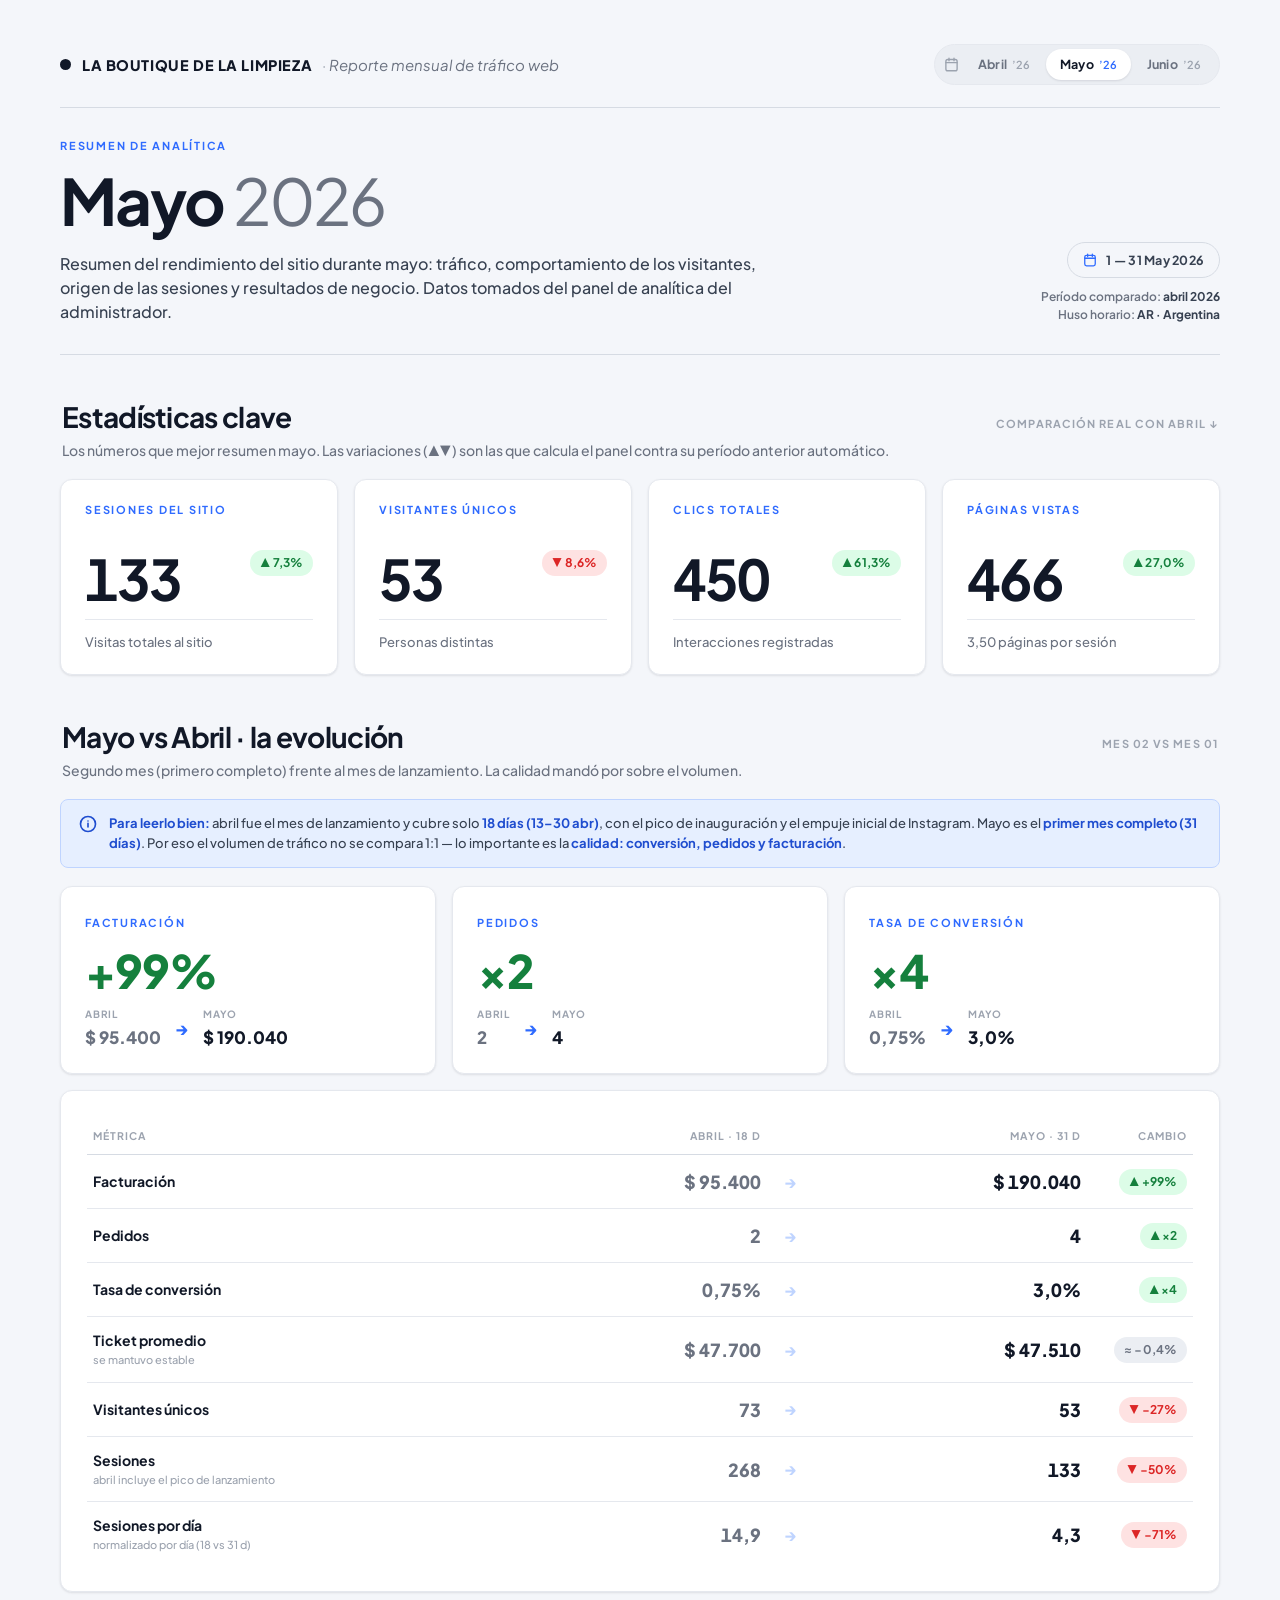
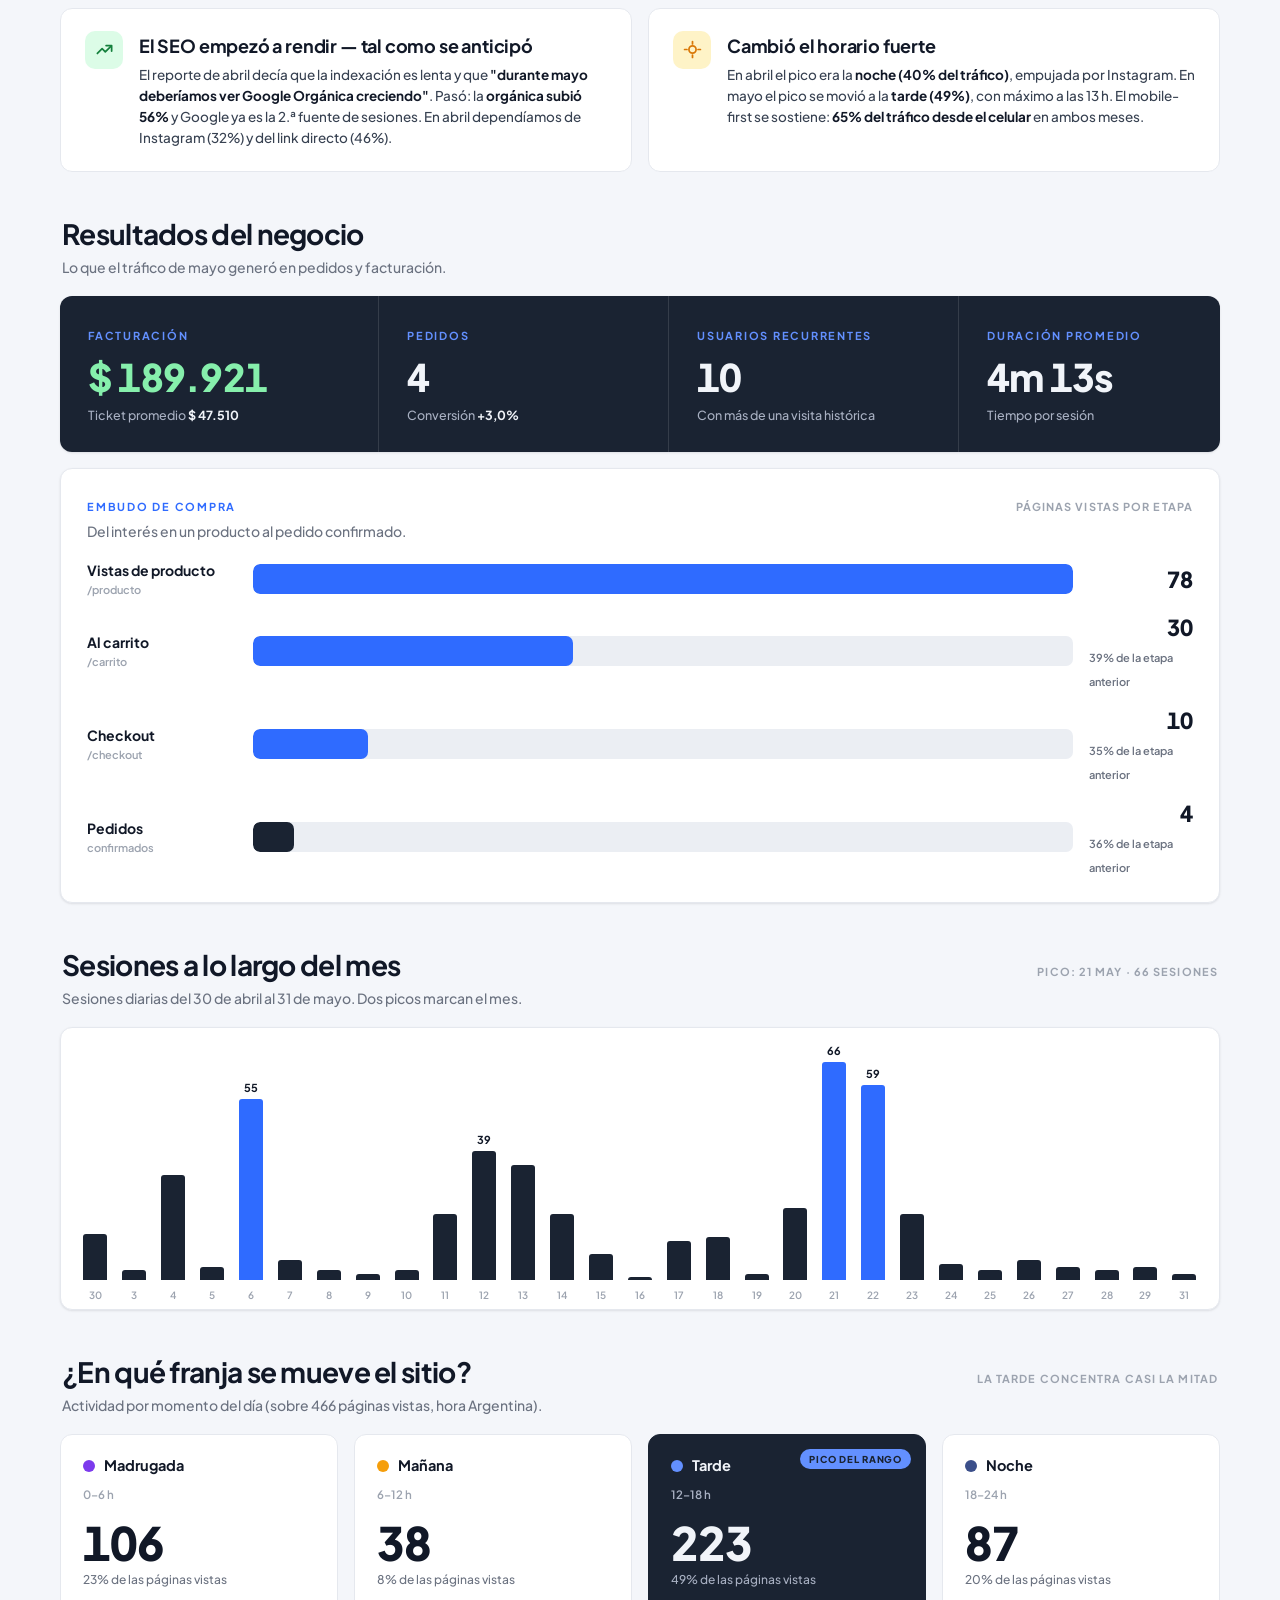
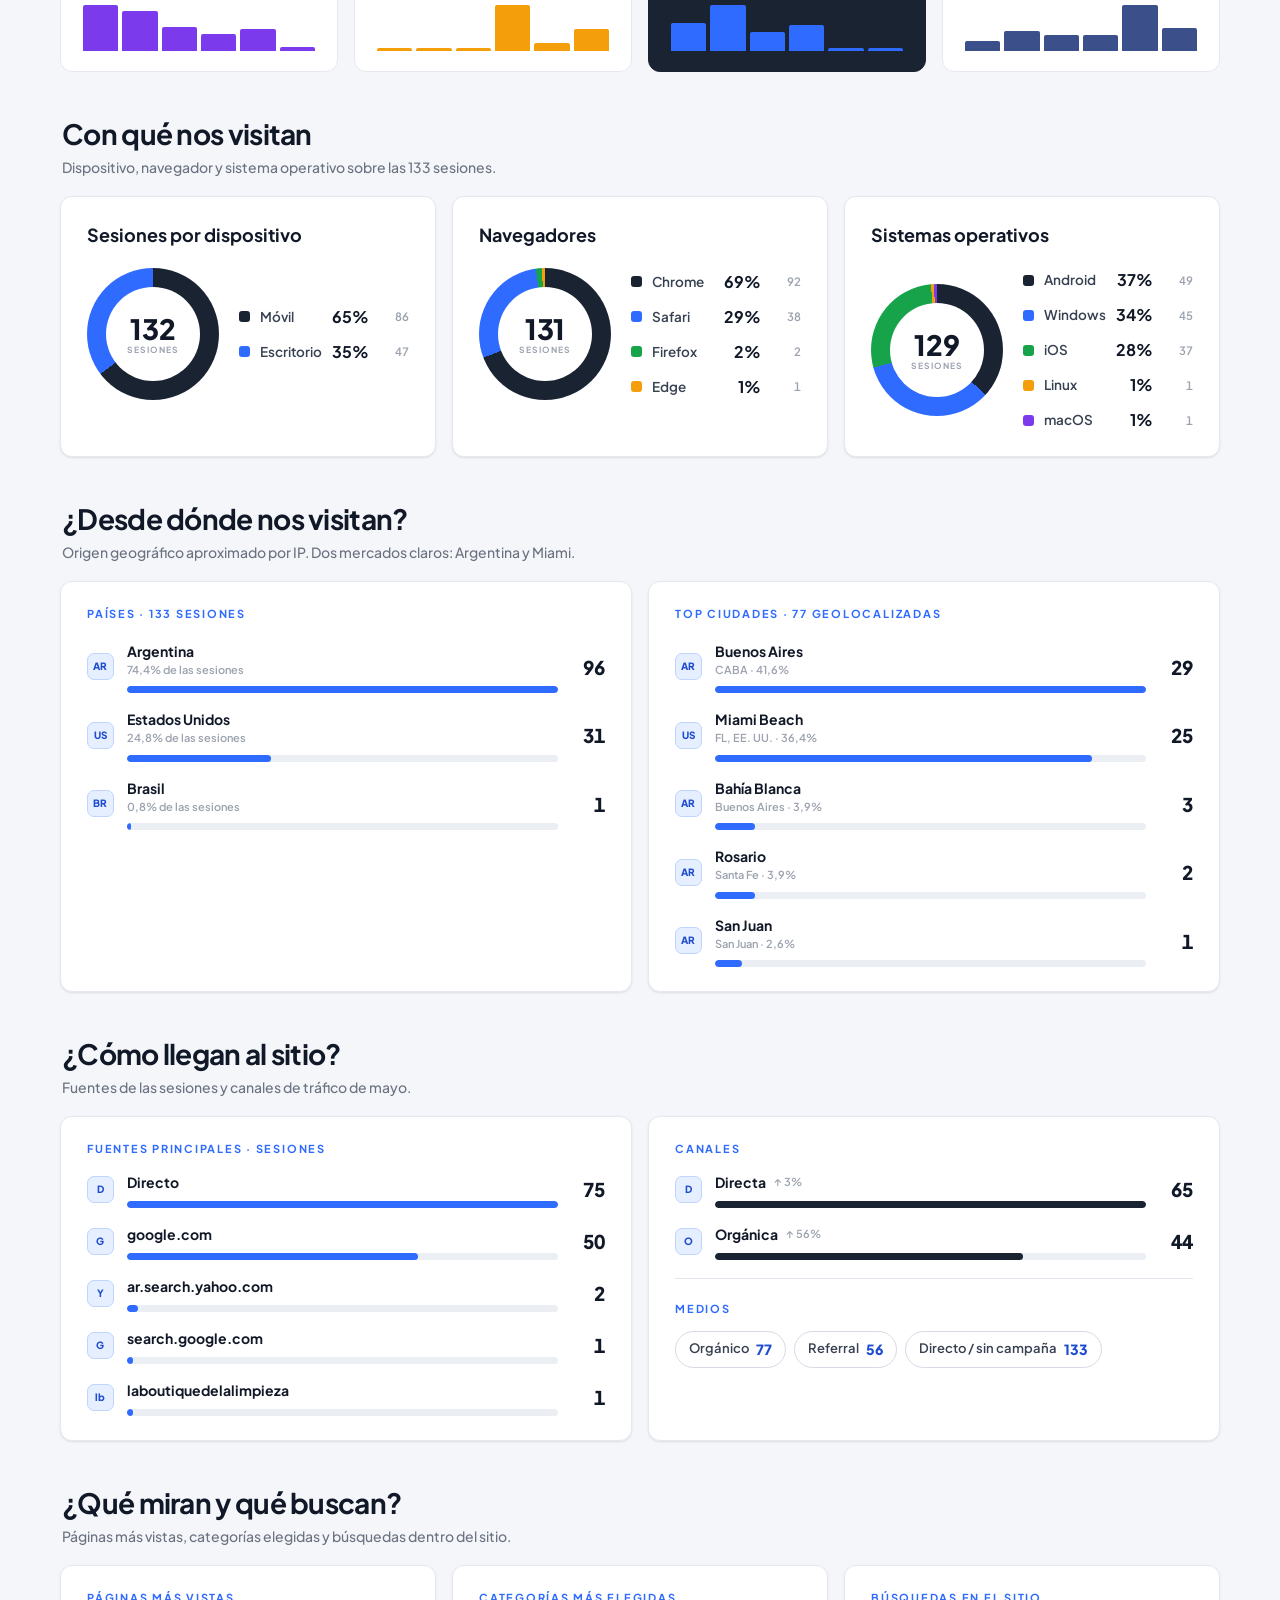
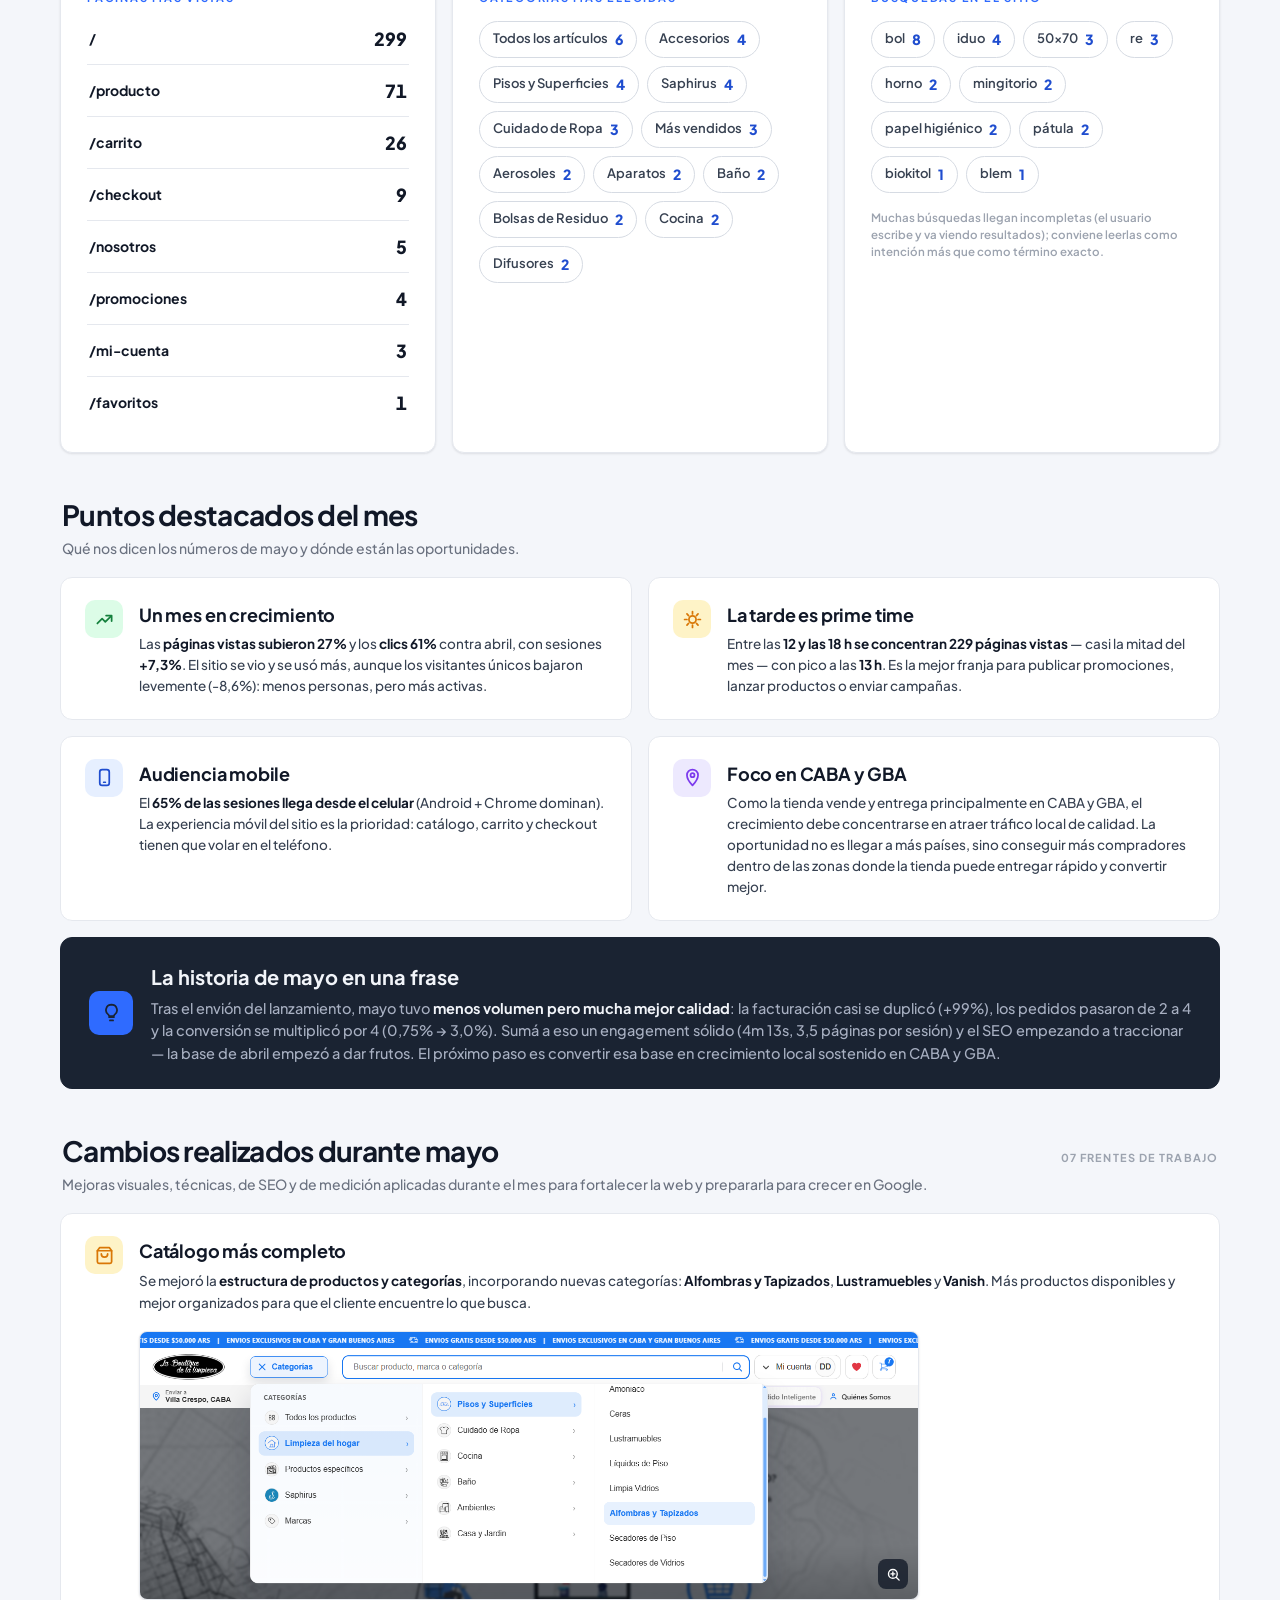
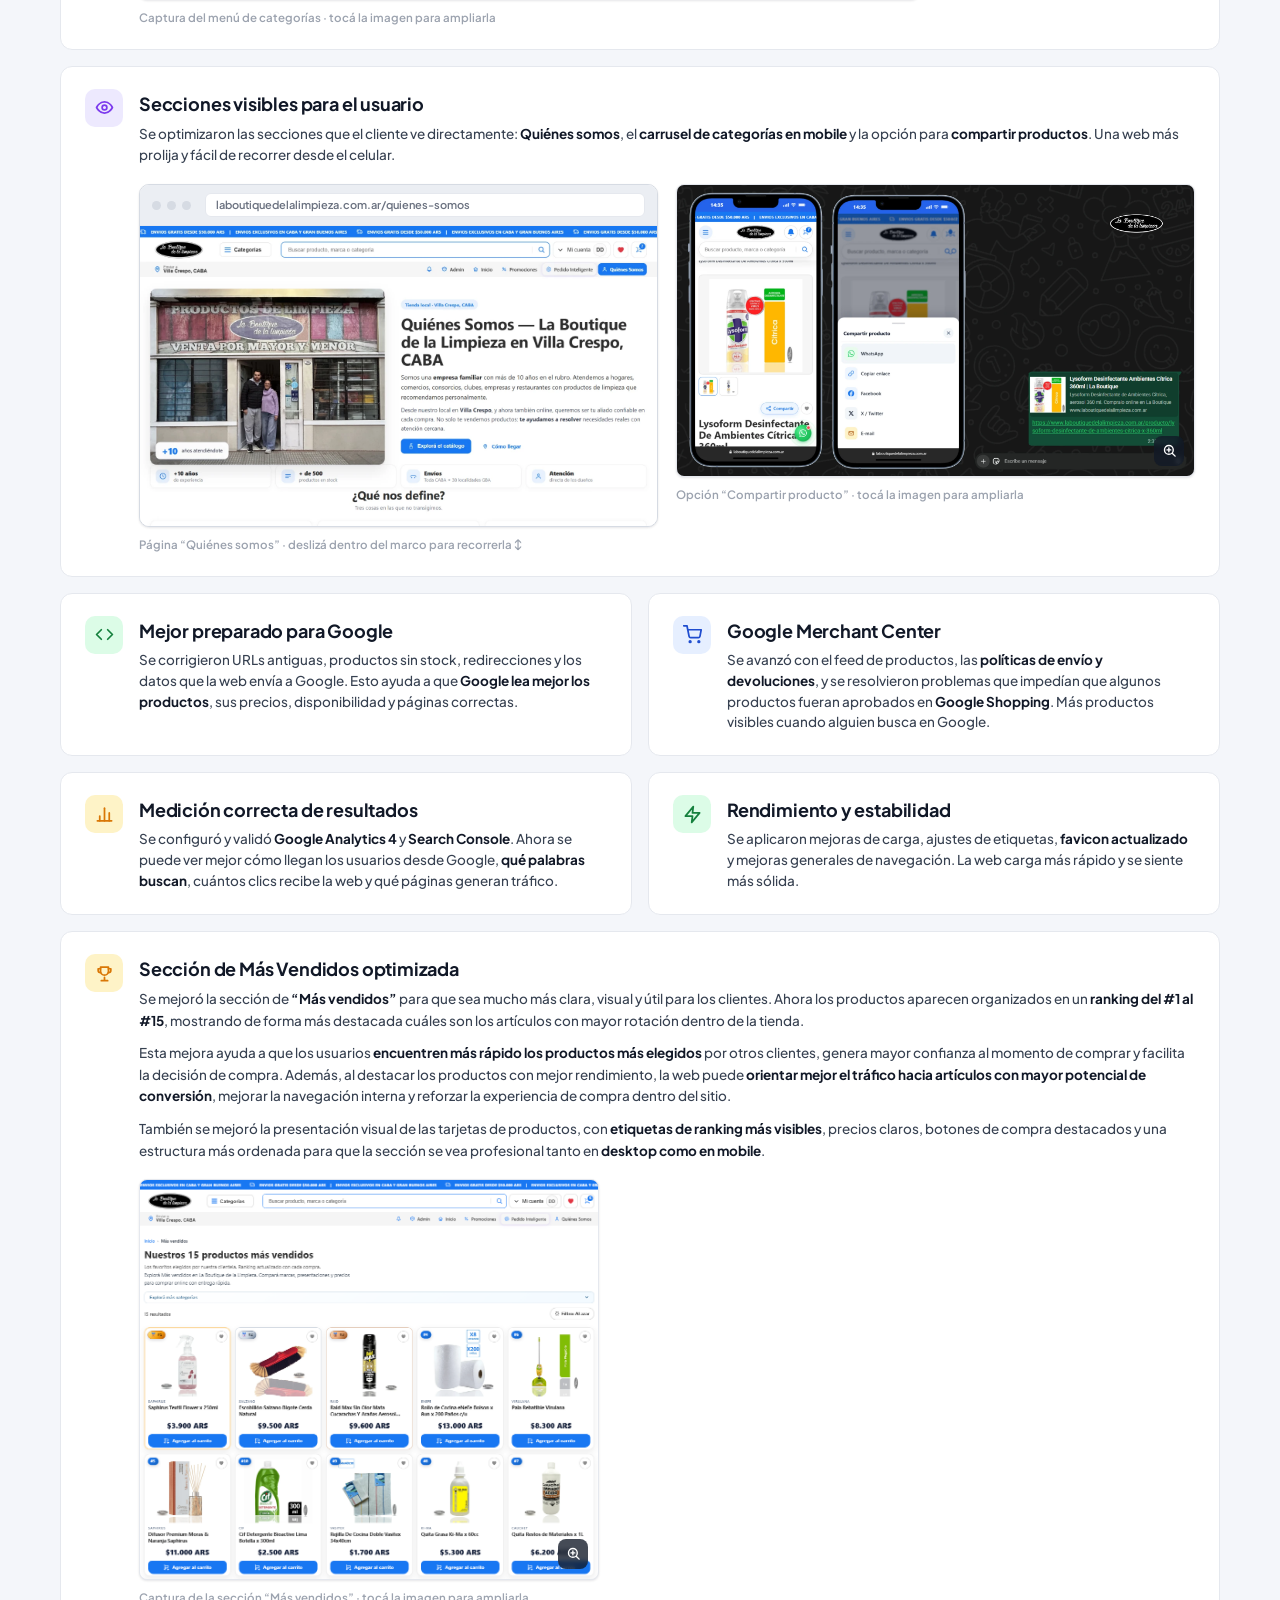
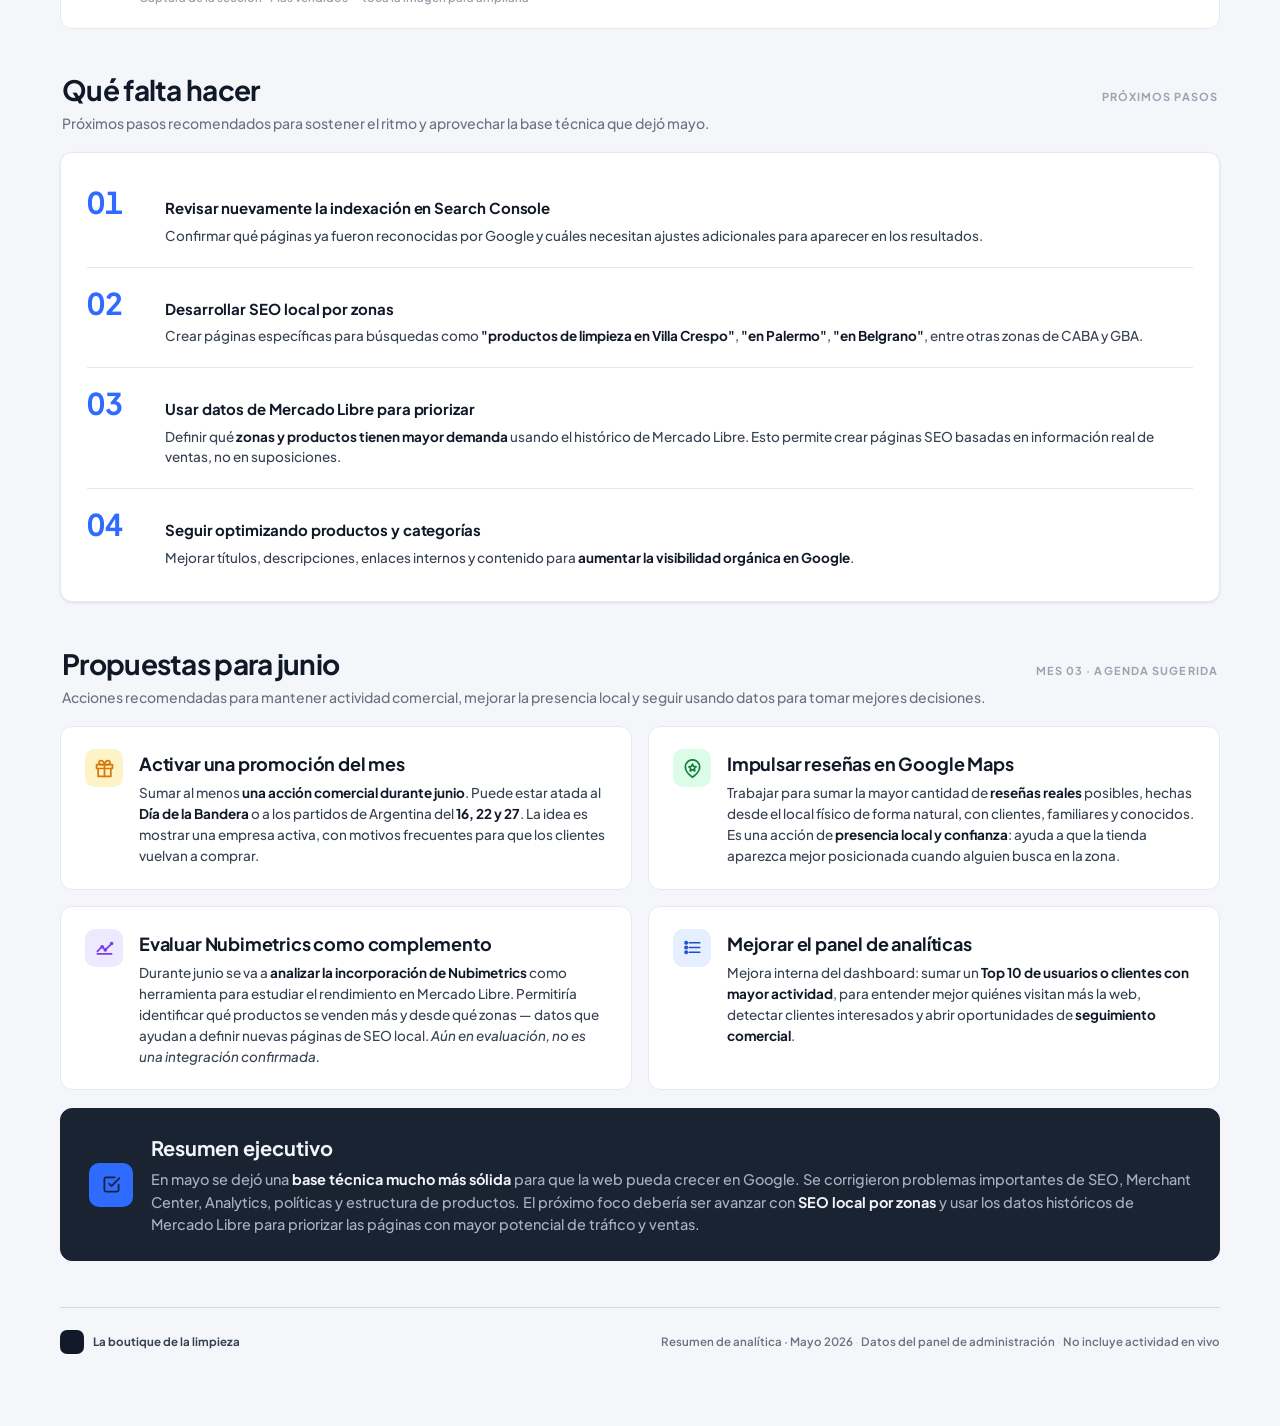
<file: index.html>
<!DOCTYPE html>
<html lang="es-AR">
<head>
<meta charset="UTF-8">
<meta name="viewport" content="width=device-width, initial-scale=1.0">
<title>Resumen de Analítica · Mayo 2026 — La boutique de la limpieza</title>
<link rel="preconnect" href="https://fonts.googleapis.com">
<link rel="preconnect" href="https://fonts.gstatic.com" crossorigin>
<link href="https://fonts.googleapis.com/css2?family=Plus+Jakarta+Sans:wght@400;500;600;700;800&display=swap" rel="stylesheet">
<link rel="stylesheet" href="report.css">
</head>
<body>
<div class="page">

  <!-- ===================================================== HEADER -->
  <header class="report-head" data-screen-label="Encabezado">
    <div class="brand">
      <div class="brand-mark">lb</div>
      <div class="brand-name">
        <b>La boutique de la limpieza</b>
        <span>Reporte mensual de tráfico web</span>
      </div>
      <!-- Selector de meses · para sumar un mes nuevo, agregá un <a> y marcá .is-active el actual -->
      <nav class="month-switch" aria-label="Cambiar de mes">
        <span class="ms-ic" aria-hidden="true"><svg viewBox="0 0 24 24" fill="none" stroke="currentColor" stroke-width="2.2" stroke-linecap="round" stroke-linejoin="round"><rect x="3" y="4" width="18" height="18" rx="3"/><path d="M3 9h18M8 2v4M16 2v4"/></svg></span>
        <a class="ms-item" href="abril.html">Abril <i>’26</i></a>
        <a class="ms-item is-active" href="index.html" aria-current="page">Mayo <i>’26</i></a>
        <a class="ms-item" href="junio.html">Junio <i>’26</i></a>
      </nav>
    </div>
    <div class="head-left">
      <p class="report-title">Resumen de Analítica</p>
      <h1 class="report-h1">Mayo <em>2026</em></h1>
      <p class="report-desc">Resumen del rendimiento del sitio durante mayo: tráfico, comportamiento de los visitantes, origen de las sesiones y resultados de negocio. Datos tomados del panel de analítica del administrador.</p>
    </div>
    <div class="head-right">
      <span class="range-pill">
        <svg viewBox="0 0 24 24" fill="none" stroke="currentColor" stroke-width="2.2" stroke-linecap="round" stroke-linejoin="round"><rect x="3" y="4" width="18" height="18" rx="3"/><path d="M3 9h18M8 2v4M16 2v4"/></svg>
        1 — 31 May 2026
      </span>
      <div class="head-meta">
        Período comparado: <b>abril 2026</b><br>
        Huso horario: <b>AR · Argentina</b>
      </div>
    </div>
  </header>

  <!-- ===================================================== HERO KPIs -->
  <section class="section" data-screen-label="KPIs principales">
    <div class="section-head">
      <div>
        <h2 class="section-title">Estadísticas clave</h2>
        <p class="section-sub">Los números que mejor resumen mayo. Las variaciones (▲▼) son las que calcula el panel contra su período anterior automático.</p>
      </div>
      <span class="section-note">Comparación real con abril ↓</span>
    </div>
    <div class="grid g-4">
      <div class="card kpi accent">
        <span class="eyebrow">Sesiones del sitio</span>
        <div class="kpi-row">
          <span class="kpi-num tnum">133</span>
          <span class="delta up">▲ 7,3%</span>
        </div>
        <span class="kpi-foot">Visitas totales al sitio</span>
      </div>
      <div class="card kpi">
        <span class="eyebrow">Visitantes únicos</span>
        <div class="kpi-row">
          <span class="kpi-num tnum">53</span>
          <span class="delta down">▼ 8,6%</span>
        </div>
        <span class="kpi-foot">Personas distintas</span>
      </div>
      <div class="card kpi accent">
        <span class="eyebrow">Clics totales</span>
        <div class="kpi-row">
          <span class="kpi-num tnum">450</span>
          <span class="delta up">▲ 61,3%</span>
        </div>
        <span class="kpi-foot">Interacciones registradas</span>
      </div>
      <div class="card kpi accent">
        <span class="eyebrow">Páginas vistas</span>
        <div class="kpi-row">
          <span class="kpi-num tnum">466</span>
          <span class="delta up">▲ 27,0%</span>
        </div>
        <span class="kpi-foot">3,50 páginas por sesión</span>
      </div>
    </div>
  </section>

  <!-- ===================================================== MAYO VS ABRIL -->
  <section class="section" data-screen-label="Mayo vs Abril">
    <div class="section-head">
      <div>
        <h2 class="section-title">Mayo vs Abril · la evolución</h2>
        <p class="section-sub">Segundo mes (primero completo) frente al mes de lanzamiento. La calidad mandó por sobre el volumen.</p>
      </div>
      <span class="section-note">Mes 02 vs Mes 01</span>
    </div>

    <div class="cmp-note">
      <svg viewBox="0 0 24 24" fill="none" stroke="currentColor" stroke-width="2.2" stroke-linecap="round" stroke-linejoin="round"><circle cx="12" cy="12" r="10"/><path d="M12 16v-5M12 8h.01"/></svg>
      <p><b>Para leerlo bien:</b> abril fue el mes de lanzamiento y cubre solo <b>18 días (13–30 abr)</b>, con el pico de inauguración y el empuje inicial de Instagram. Mayo es el <b>primer mes completo (31 días)</b>. Por eso el volumen de tráfico no se compara 1:1 — lo importante es la <b>calidad: conversión, pedidos y facturación</b>.</p>
    </div>

    <!-- the three business wins -->
    <div class="cmp-hero-grid">
      <div class="card cmp-card up">
        <span class="eyebrow">Facturación</span>
        <div class="cmp-delta up">+99%</div>
        <div class="cmp-flow">
          <span class="leg abr"><small>Abril</small><b>$ 95.400</b></span>
          <span class="arrow">→</span>
          <span class="leg may"><small>Mayo</small><b>$ 190.040</b></span>
        </div>
      </div>
      <div class="card cmp-card up">
        <span class="eyebrow">Pedidos</span>
        <div class="cmp-delta up">×2</div>
        <div class="cmp-flow">
          <span class="leg abr"><small>Abril</small><b>2</b></span>
          <span class="arrow">→</span>
          <span class="leg may"><small>Mayo</small><b>4</b></span>
        </div>
      </div>
      <div class="card cmp-card up">
        <span class="eyebrow">Tasa de conversión</span>
        <div class="cmp-delta up">×4</div>
        <div class="cmp-flow">
          <span class="leg abr"><small>Abril</small><b>0,75%</b></span>
          <span class="arrow">→</span>
          <span class="leg may"><small>Mayo</small><b>3,0%</b></span>
        </div>
      </div>
    </div>

    <!-- full comparison table -->
    <div class="card pad">
      <div class="cmp-row head">
        <span>Métrica</span>
        <span class="ta-r">Abril · 18 d</span>
        <span></span>
        <span class="ta-r">Mayo · 31 d</span>
        <span class="ta-r">Cambio</span>
      </div>
      <div id="cmpTable"></div>
    </div>

    <!-- narrative deltas -->
    <div class="insight-grid" style="margin-top:16px;">
      <div class="insight">
        <div class="insight-ic ic-green"><svg viewBox="0 0 24 24" fill="none" stroke="currentColor" stroke-width="2.2" stroke-linecap="round" stroke-linejoin="round"><path d="M3 17l6-6 4 4 7-7"/><path d="M14 7h7v7"/></svg></div>
        <div>
          <h4>El SEO empezó a rendir — tal como se anticipó</h4>
          <p>El reporte de abril decía que la indexación es lenta y que <b>"durante mayo deberíamos ver Google Orgánica creciendo"</b>. Pasó: la <b>orgánica subió 56%</b> y Google ya es la 2.ª fuente de sesiones. En abril dependíamos de Instagram (32%) y del link directo (46%).</p>
        </div>
      </div>
      <div class="insight">
        <div class="insight-ic ic-amber"><svg viewBox="0 0 24 24" fill="none" stroke="currentColor" stroke-width="2.2" stroke-linecap="round" stroke-linejoin="round"><path d="M12 2v3M12 19v3M2 12h3M19 12h3"/><circle cx="12" cy="12" r="4.5"/></svg></div>
        <div>
          <h4>Cambió el horario fuerte</h4>
          <p>En abril el pico era la <b>noche (40% del tráfico)</b>, empujada por Instagram. En mayo el pico se movió a la <b>tarde (49%)</b>, con máximo a las 13 h. El mobile-first se sostiene: <b>65% del tráfico desde el celular</b> en ambos meses.</p>
        </div>
      </div>
    </div>
  </section>

  <!-- ===================================================== BUSINESS BAND -->
  <section class="section" data-screen-label="Resultados de negocio">
    <div class="section-head">
      <div>
        <h2 class="section-title">Resultados del negocio</h2>
        <p class="section-sub">Lo que el tráfico de mayo generó en pedidos y facturación.</p>
      </div>
    </div>
    <div class="card biz">
      <div class="biz-grid">
        <div class="biz-cell">
          <span class="eyebrow">Facturación</span>
          <div class="biz-num money tnum">$ 190.040</div>
          <span class="biz-foot">Ticket promedio <b>$ 47.510</b></span>
        </div>
        <div class="biz-cell">
          <span class="eyebrow">Pedidos</span>
          <div class="biz-num tnum">4</div>
          <span class="biz-foot">Conversión <b>+3,0%</b></span>
        </div>
        <div class="biz-cell">
          <span class="eyebrow">Usuarios recurrentes</span>
          <div class="biz-num tnum">10</div>
          <span class="biz-foot">Con más de una visita histórica</span>
        </div>
        <div class="biz-cell">
          <span class="eyebrow">Duración promedio</span>
          <div class="biz-num tnum">4m 13s</div>
          <span class="biz-foot">Tiempo por sesión</span>
        </div>
      </div>
    </div>

    <!-- funnel -->
    <div class="card pad" style="margin-top:16px;">
      <div class="section-head" style="margin:0 0 18px;">
        <div>
          <span class="eyebrow">Embudo de compra</span>
          <p class="section-sub" style="margin-top:4px;">Del interés en un producto al pedido confirmado.</p>
        </div>
        <span class="section-note">Páginas vistas por etapa</span>
      </div>
      <div class="funnel" id="funnel"></div>
    </div>
  </section>

  <!-- ===================================================== DAILY TREND -->
  <section class="section" data-screen-label="Sesiones a lo largo del mes">
    <div class="section-head">
      <div>
        <h2 class="section-title">Sesiones a lo largo del mes</h2>
        <p class="section-sub">Sesiones diarias del 30 de abril al 31 de mayo. Dos picos marcan el mes.</p>
      </div>
      <span class="section-note">Pico: 21 may · 66 sesiones</span>
    </div>
    <div class="card chart-wrap">
      <div class="bars" id="dailyBars"></div>
      <div class="axis-row" id="dailyAxis"></div>
    </div>
  </section>

  <!-- ===================================================== TIME OF DAY -->
  <section class="section" data-screen-label="Cuándo nos visitan">
    <div class="section-head">
      <div>
        <h2 class="section-title">¿En qué franja se mueve el sitio?</h2>
        <p class="section-sub">Actividad por momento del día (sobre 466 páginas vistas, hora Argentina).</p>
      </div>
      <span class="section-note">La tarde concentra casi la mitad</span>
    </div>
    <div class="tod-grid" id="todGrid"></div>
  </section>

  <!-- ===================================================== AUDIENCE / DONUTS -->
  <section class="section" data-screen-label="Quiénes nos visitan">
    <div class="section-head">
      <div>
        <h2 class="section-title">Con qué nos visitan</h2>
        <p class="section-sub">Dispositivo, navegador y sistema operativo sobre las 133 sesiones.</p>
      </div>
    </div>
    <div class="grid g-3">
      <div class="card donut-card">
        <h4>Sesiones por dispositivo</h4>
        <div class="donut-body">
          <div class="donut" id="donutDevice"><div class="donut-center"><span class="dc-label">Sesiones</span><span class="dc-num">133</span></div></div>
          <div class="legend" id="legendDevice"></div>
        </div>
      </div>
      <div class="card donut-card">
        <h4>Navegadores</h4>
        <div class="donut-body">
          <div class="donut" id="donutBrowser"><div class="donut-center"><span class="dc-label">Sesiones</span><span class="dc-num">133</span></div></div>
          <div class="legend" id="legendBrowser"></div>
        </div>
      </div>
      <div class="card donut-card">
        <h4>Sistemas operativos</h4>
        <div class="donut-body">
          <div class="donut" id="donutOs"><div class="donut-center"><span class="dc-label">Sesiones</span><span class="dc-num">133</span></div></div>
          <div class="legend" id="legendOs"></div>
        </div>
      </div>
    </div>
  </section>

  <!-- ===================================================== GEOGRAPHY -->
  <section class="section" data-screen-label="De dónde nos visitan">
    <div class="section-head">
      <div>
        <h2 class="section-title">¿Desde dónde nos visitan?</h2>
        <p class="section-sub">Origen geográfico aproximado por IP. Dos mercados claros: Argentina y Miami.</p>
      </div>
    </div>
    <div class="grid g-2">
      <div class="card pad">
        <div class="section-head" style="margin:0 0 18px;">
          <span class="eyebrow">Países · 133 sesiones</span>
        </div>
        <div class="bar-list" id="countries"></div>
      </div>
      <div class="card pad">
        <div class="section-head" style="margin:0 0 18px;">
          <span class="eyebrow">Top ciudades · 77 geolocalizadas</span>
        </div>
        <div class="bar-list" id="cities"></div>
      </div>
    </div>
  </section>

  <!-- ===================================================== SOURCES -->
  <section class="section" data-screen-label="Cómo llegan">
    <div class="section-head">
      <div>
        <h2 class="section-title">¿Cómo llegan al sitio?</h2>
        <p class="section-sub">Fuentes de las sesiones y canales de tráfico de mayo.</p>
      </div>
    </div>
    <div class="grid g-2">
      <div class="card pad">
        <div class="section-head" style="margin:0 0 14px;">
          <span class="eyebrow">Fuentes principales · sesiones</span>
        </div>
        <div class="bar-list" id="sources"></div>
      </div>
      <div class="card pad">
        <div class="section-head" style="margin:0 0 14px;">
          <span class="eyebrow">Canales</span>
        </div>
        <div class="bar-list" id="channels"></div>
        <div style="margin-top:18px; padding-top:16px; border-top:1px solid var(--border);">
          <span class="eyebrow">Medios</span>
          <div class="chips" style="margin-top:12px;">
            <span class="chip">Orgánico <b>77</b></span>
            <span class="chip">Referral <b>56</b></span>
            <span class="chip">Directo / sin campaña <b>133</b></span>
          </div>
        </div>
      </div>
    </div>
  </section>

  <!-- ===================================================== CONTENT -->
  <section class="section" data-screen-label="Qué miran">
    <div class="section-head">
      <div>
        <h2 class="section-title">¿Qué miran y qué buscan?</h2>
        <p class="section-sub">Páginas más vistas, categorías elegidas y búsquedas dentro del sitio.</p>
      </div>
    </div>
    <div class="grid g-3">
      <div class="card pad">
        <div class="section-head" style="margin:0 0 6px;">
          <span class="eyebrow">Páginas más vistas</span>
        </div>
        <div class="row-list" id="pages"></div>
      </div>
      <div class="card pad">
        <div class="section-head" style="margin:0 0 14px;">
          <span class="eyebrow">Categorías más elegidas</span>
        </div>
        <div class="chips" id="categories"></div>
      </div>
      <div class="card pad">
        <div class="section-head" style="margin:0 0 14px;">
          <span class="eyebrow">Búsquedas en el sitio</span>
        </div>
        <div class="chips" id="searches"></div>
        <p style="font-size:11.5px; color:var(--label); font-weight:600; margin:16px 0 0; line-height:1.5;">Muchas búsquedas llegan incompletas (el usuario escribe y va viendo resultados); conviene leerlas como intención más que como término exacto.</p>
      </div>
    </div>
  </section>

  <!-- ===================================================== INSIGHTS -->
  <section class="section" data-screen-label="Conclusiones">
    <div class="section-head">
      <div>
        <h2 class="section-title">Puntos destacados del mes</h2>
        <p class="section-sub">Qué nos dicen los números de mayo y dónde están las oportunidades.</p>
      </div>
    </div>
    <div class="insight-grid">
      <div class="insight">
        <div class="insight-ic ic-green"><svg viewBox="0 0 24 24" fill="none" stroke="currentColor" stroke-width="2.2" stroke-linecap="round" stroke-linejoin="round"><path d="M3 17l6-6 4 4 7-7"/><path d="M14 7h7v7"/></svg></div>
        <div>
          <h4>Un mes en crecimiento</h4>
          <p>Las <b>páginas vistas subieron 27%</b> y los <b>clics 61%</b> contra abril, con sesiones <b>+7,3%</b>. El sitio se vio y se usó más, aunque los visitantes únicos bajaron levemente (-8,6%): menos personas, pero más activas.</p>
        </div>
      </div>
      <div class="insight">
        <div class="insight-ic ic-amber"><svg viewBox="0 0 24 24" fill="none" stroke="currentColor" stroke-width="2.2" stroke-linecap="round" stroke-linejoin="round"><circle cx="12" cy="12" r="4.5"/><path d="M12 2v3M12 19v3M2 12h3M19 12h3M5 5l2 2M17 17l2 2M19 5l-2 2M7 17l-2 2"/></svg></div>
        <div>
          <h4>La tarde es prime time</h4>
          <p>Entre las <b>12 y las 18 h se concentran 229 páginas vistas</b> — casi la mitad del mes — con pico a las <b>13 h</b>. Es la mejor franja para publicar promociones, lanzar productos o enviar campañas.</p>
        </div>
      </div>
      <div class="insight">
        <div class="insight-ic ic-blue"><svg viewBox="0 0 24 24" fill="none" stroke="currentColor" stroke-width="2.2" stroke-linecap="round" stroke-linejoin="round"><rect x="6" y="2" width="12" height="20" rx="3"/><path d="M11 18h2"/></svg></div>
        <div>
          <h4>Audiencia mobile</h4>
          <p>El <b>65% de las sesiones llega desde el celular</b> (Android + Chrome dominan). La experiencia móvil del sitio es la prioridad: catálogo, carrito y checkout tienen que volar en el teléfono.</p>
        </div>
      </div>
      <div class="insight">
        <div class="insight-ic ic-purple"><svg viewBox="0 0 24 24" fill="none" stroke="currentColor" stroke-width="2.2" stroke-linecap="round" stroke-linejoin="round"><path d="M12 2C8.13 2 5 5.13 5 9c0 5.25 7 13 7 13s7-7.75 7-13c0-3.87-3.13-7-7-7z"/><circle cx="12" cy="9" r="2.5"/></svg></div>
        <div>
          <h4>Foco en CABA y GBA</h4>
          <p>Como la tienda vende y entrega principalmente en CABA y GBA, el crecimiento debe concentrarse en atraer tráfico local de calidad. La oportunidad no es llegar a más países, sino conseguir más compradores dentro de las zonas donde la tienda puede entregar rápido y convertir mejor.</p>
        </div>
      </div>
    </div>

    <div class="takeaway">
      <div class="insight-ic"><svg viewBox="0 0 24 24" fill="none" stroke="currentColor" stroke-width="2.2" stroke-linecap="round" stroke-linejoin="round"><path d="M9 18h6M10 22h4M12 2a7 7 0 0 0-4 12.7c.6.5 1 1.2 1 2h6c0-.8.4-1.5 1-2A7 7 0 0 0 12 2z"/></svg></div>
      <div>
        <h4>La historia de mayo en una frase</h4>
        <p>Tras el envión del lanzamiento, mayo tuvo <b>menos volumen pero mucha mejor calidad</b>: la facturación casi se duplicó (+99%), los pedidos pasaron de 2 a 4 y la conversión se multiplicó por 4 (0,75% → 3,0%). Sumá a eso un engagement sólido (4m 13s, 3,5 páginas por sesión) y el SEO empezando a traccionar — la base de abril empezó a dar frutos. El próximo paso es convertir esa base en crecimiento local sostenido en CABA y GBA.</p>
      </div>
    </div>
  </section>

  <!-- ===================================================== CAMBIOS REALIZADOS -->
  <section class="section" data-screen-label="Cambios realizados durante mayo">
    <div class="section-head">
      <div>
        <h2 class="section-title">Cambios realizados durante mayo</h2>
        <p class="section-sub">Mejoras visuales, técnicas, de SEO y de medición aplicadas durante el mes para fortalecer la web y prepararla para crecer en Google.</p>
      </div>
      <span class="section-note">07 frentes de trabajo</span>
    </div>
    <div class="insight-grid">
      <div class="insight insight-wide">
        <div class="insight-ic ic-amber"><svg viewBox="0 0 24 24" fill="none" stroke="currentColor" stroke-width="2.2" stroke-linecap="round" stroke-linejoin="round"><path d="M6 2L3 6v14a2 2 0 0 0 2 2h14a2 2 0 0 0 2-2V6l-3-4z"/><line x1="3" y1="6" x2="21" y2="6"/><path d="M16 10a4 4 0 0 1-8 0"/></svg></div>
        <div class="iw-body">
          <h4>Catálogo más completo</h4>
          <p>Se mejoró la <b>estructura de productos y categorías</b>, incorporando nuevas categorías: <b>Alfombras y Tapizados</b>, <b>Lustramuebles</b> y <b>Vanish</b>. Más productos disponibles y mejor organizados para que el cliente encuentre lo que busca.</p>
          <figure class="shot shot-wide">
            <button type="button" class="shot-btn" data-lightbox-src="assets/catalogo-categorias.png" data-lightbox-cap="Menú de categorías de la web — nuevas categorías como Alfombras y Tapizados y Lustramuebles" aria-label="Ampliar la captura del menú de categorías">
              <img src="assets/catalogo-categorias.png" alt="Menú de categorías de la web con Limpieza del hogar, Pisos y Superficies y subcategorías como Alfombras y Tapizados, Lustramuebles y Líquidos de Piso" loading="lazy">
              <span class="shot-zoom" aria-hidden="true"><svg viewBox="0 0 24 24" fill="none" stroke="currentColor" stroke-width="2.2" stroke-linecap="round" stroke-linejoin="round"><circle cx="11" cy="11" r="7"/><path d="M21 21l-4.3-4.3M11 8v6M8 11h6"/></svg></span>
            </button>
            <figcaption>Captura del menú de categorías · tocá la imagen para ampliarla</figcaption>
          </figure>
        </div>
      </div>
      <div class="insight insight-wide">
        <div class="insight-ic ic-purple"><svg viewBox="0 0 24 24" fill="none" stroke="currentColor" stroke-width="2.2" stroke-linecap="round" stroke-linejoin="round"><path d="M2 12s3.5-7 10-7 10 7 10 7-3.5 7-10 7-10-7-10-7z"/><circle cx="12" cy="12" r="3"/></svg></div>
        <div class="iw-body">
          <h4>Secciones visibles para el usuario</h4>
          <p>Se optimizaron las secciones que el cliente ve directamente: <b>Quiénes somos</b>, el <b>carrusel de categorías en mobile</b> y la opción para <b>compartir productos</b>. Una web más prolija y fácil de recorrer desde el celular.</p>
          <div class="shot-row">
            <figure class="shot shot-scroll">
              <div class="browser">
                <div class="browser-bar">
                  <span class="bdot"></span><span class="bdot"></span><span class="bdot"></span>
                  <span class="burl">laboutiquedelalimpieza.com.ar/quienes-somos</span>
                </div>
                <div class="browser-view">
                  <img src="assets/quienes-somos.webp" alt="Página Quiénes Somos completa: presentación de la tienda, qué nos define, reseñas de Google y ubicación del local" loading="lazy">
                </div>
              </div>
              <figcaption>Página “Quiénes somos” · deslizá dentro del marco para recorrerla ↕</figcaption>
            </figure>
            <figure class="shot">
              <button type="button" class="shot-btn" data-lightbox-src="assets/compartir-producto.webp" data-lightbox-cap="Función “Compartir producto” — WhatsApp, copiar enlace, Facebook, X y email, con vista previa del enlace" aria-label="Ampliar la captura de compartir producto">
                <img src="assets/compartir-producto.webp" alt="Función compartir producto en mobile: opciones WhatsApp, copiar enlace, Facebook, X y email, con vista previa del enlace compartido en WhatsApp" loading="lazy">
                <span class="shot-zoom" aria-hidden="true"><svg viewBox="0 0 24 24" fill="none" stroke="currentColor" stroke-width="2.2" stroke-linecap="round" stroke-linejoin="round"><circle cx="11" cy="11" r="7"/><path d="M21 21l-4.3-4.3M11 8v6M8 11h6"/></svg></span>
              </button>
              <figcaption>Opción “Compartir producto” · tocá la imagen para ampliarla</figcaption>
            </figure>
          </div>
        </div>
      </div>
      <div class="insight">
        <div class="insight-ic ic-green"><svg viewBox="0 0 24 24" fill="none" stroke="currentColor" stroke-width="2.2" stroke-linecap="round" stroke-linejoin="round"><polyline points="16 18 22 12 16 6"/><polyline points="8 6 2 12 8 18"/></svg></div>
        <div>
          <h4>Mejor preparado para Google</h4>
          <p>Se corrigieron URLs antiguas, productos sin stock, redirecciones y los datos que la web envía a Google. Esto ayuda a que <b>Google lea mejor los productos</b>, sus precios, disponibilidad y páginas correctas.</p>
        </div>
      </div>
      <div class="insight">
        <div class="insight-ic ic-blue"><svg viewBox="0 0 24 24" fill="none" stroke="currentColor" stroke-width="2.2" stroke-linecap="round" stroke-linejoin="round"><circle cx="9" cy="21" r="1"/><circle cx="20" cy="21" r="1"/><path d="M1 1h4l2.7 13.4a2 2 0 0 0 2 1.6h9.7a2 2 0 0 0 2-1.6L23 6H6"/></svg></div>
        <div>
          <h4>Google Merchant Center</h4>
          <p>Se avanzó con el feed de productos, las <b>políticas de envío y devoluciones</b>, y se resolvieron problemas que impedían que algunos productos fueran aprobados en <b>Google Shopping</b>. Más productos visibles cuando alguien busca en Google.</p>
        </div>
      </div>
      <div class="insight">
        <div class="insight-ic ic-amber"><svg viewBox="0 0 24 24" fill="none" stroke="currentColor" stroke-width="2.2" stroke-linecap="round" stroke-linejoin="round"><line x1="18" y1="20" x2="18" y2="10"/><line x1="12" y1="20" x2="12" y2="4"/><line x1="6" y1="20" x2="6" y2="14"/><line x1="3" y1="20" x2="21" y2="20"/></svg></div>
        <div>
          <h4>Medición correcta de resultados</h4>
          <p>Se configuró y validó <b>Google Analytics 4</b> y <b>Search Console</b>. Ahora se puede ver mejor cómo llegan los usuarios desde Google, <b>qué palabras buscan</b>, cuántos clics recibe la web y qué páginas generan tráfico.</p>
        </div>
      </div>
      <div class="insight">
        <div class="insight-ic ic-green"><svg viewBox="0 0 24 24" fill="none" stroke="currentColor" stroke-width="2.2" stroke-linecap="round" stroke-linejoin="round"><polygon points="13 2 3 14 12 14 11 22 21 10 12 10 13 2"/></svg></div>
        <div>
          <h4>Rendimiento y estabilidad</h4>
          <p>Se aplicaron mejoras de carga, ajustes de etiquetas, <b>favicon actualizado</b> y mejoras generales de navegación. La web carga más rápido y se siente más sólida.</p>
        </div>
      </div>
      <!-- Contenedor destacado · Más vendidos optimizada (con miniatura + lightbox) -->
      <div class="insight insight-wide">
        <div class="insight-ic ic-amber"><svg viewBox="0 0 24 24" fill="none" stroke="currentColor" stroke-width="2.2" stroke-linecap="round" stroke-linejoin="round"><path d="M8 21h8M12 17v4M7 4h10v5a5 5 0 0 1-10 0V4z"/><path d="M7 6H4v2a3 3 0 0 0 3 3M17 6h3v2a3 3 0 0 1-3 3"/></svg></div>
        <div class="iw-body">
          <h4>Sección de Más Vendidos optimizada</h4>
          <p>Se mejoró la sección de <b>“Más vendidos”</b> para que sea mucho más clara, visual y útil para los clientes. Ahora los productos aparecen organizados en un <b>ranking del #1 al #15</b>, mostrando de forma más destacada cuáles son los artículos con mayor rotación dentro de la tienda.</p>
          <p>Esta mejora ayuda a que los usuarios <b>encuentren más rápido los productos más elegidos</b> por otros clientes, genera mayor confianza al momento de comprar y facilita la decisión de compra. Además, al destacar los productos con mejor rendimiento, la web puede <b>orientar mejor el tráfico hacia artículos con mayor potencial de conversión</b>, mejorar la navegación interna y reforzar la experiencia de compra dentro del sitio.</p>
          <p>También se mejoró la presentación visual de las tarjetas de productos, con <b>etiquetas de ranking más visibles</b>, precios claros, botones de compra destacados y una estructura más ordenada para que la sección se vea profesional tanto en <b>desktop como en mobile</b>.</p>
          <figure class="shot">
            <button type="button" class="shot-btn" data-lightbox-src="assets/mas-vendidos.png" data-lightbox-cap="Sección “Más vendidos” de la web — ranking del #1 al #15" aria-label="Ampliar la captura de la sección Más vendidos">
              <img src="assets/mas-vendidos.png" alt="Sección Más vendidos de la web: ranking de los 15 productos más vendidos con tarjetas de producto, etiquetas de posición y botones de compra" loading="lazy">
              <span class="shot-zoom" aria-hidden="true"><svg viewBox="0 0 24 24" fill="none" stroke="currentColor" stroke-width="2.2" stroke-linecap="round" stroke-linejoin="round"><circle cx="11" cy="11" r="7"/><path d="M21 21l-4.3-4.3M11 8v6M8 11h6"/></svg></span>
            </button>
            <figcaption>Captura de la sección “Más vendidos” · tocá la imagen para ampliarla</figcaption>
          </figure>
        </div>
      </div>
    </div>
  </section>

  <!-- ===================================================== QUÉ FALTA HACER -->
  <section class="section" data-screen-label="Qué falta hacer">
    <div class="section-head">
      <div>
        <h2 class="section-title">Qué falta hacer</h2>
        <p class="section-sub">Próximos pasos recomendados para sostener el ritmo y aprovechar la base técnica que dejó mayo.</p>
      </div>
      <span class="section-note">Próximos pasos</span>
    </div>
    <div class="card pad next-list">
      <div class="nl-row">
        <span class="nl-n">01</span>
        <div class="nl-body">
          <h5>Revisar nuevamente la indexación en Search Console</h5>
          <p>Confirmar qué páginas ya fueron reconocidas por Google y cuáles necesitan ajustes adicionales para aparecer en los resultados.</p>
        </div>
      </div>
      <div class="nl-row">
        <span class="nl-n">02</span>
        <div class="nl-body">
          <h5>Desarrollar SEO local por zonas</h5>
          <p>Crear páginas específicas para búsquedas como <b>"productos de limpieza en Villa Crespo"</b>, <b>"en Palermo"</b>, <b>"en Belgrano"</b>, entre otras zonas de CABA y GBA.</p>
        </div>
      </div>
      <div class="nl-row">
        <span class="nl-n">03</span>
        <div class="nl-body">
          <h5>Usar datos de Mercado Libre para priorizar</h5>
          <p>Definir qué <b>zonas y productos tienen mayor demanda</b> usando el histórico de Mercado Libre. Esto permite crear páginas SEO basadas en información real de ventas, no en suposiciones.</p>
        </div>
      </div>
      <div class="nl-row">
        <span class="nl-n">04</span>
        <div class="nl-body">
          <h5>Seguir optimizando productos y categorías</h5>
          <p>Mejorar títulos, descripciones, enlaces internos y contenido para <b>aumentar la visibilidad orgánica en Google</b>.</p>
        </div>
      </div>
    </div>
  </section>

  <!-- ===================================================== PROPUESTAS PARA JUNIO -->
  <section class="section" data-screen-label="Propuestas para junio">
    <div class="section-head">
      <div>
        <h2 class="section-title">Propuestas para junio</h2>
        <p class="section-sub">Acciones recomendadas para mantener actividad comercial, mejorar la presencia local y seguir usando datos para tomar mejores decisiones.</p>
      </div>
      <span class="section-note">Mes 03 · agenda sugerida</span>
    </div>
    <div class="insight-grid">
      <div class="insight">
        <div class="insight-ic ic-amber"><svg viewBox="0 0 24 24" fill="none" stroke="currentColor" stroke-width="2.2" stroke-linecap="round" stroke-linejoin="round"><polyline points="20 12 20 22 4 22 4 12"/><rect x="2" y="7" width="20" height="5"/><line x1="12" y1="22" x2="12" y2="7"/><path d="M12 7H7.5a2.5 2.5 0 0 1 0-5C11 2 12 7 12 7z"/><path d="M12 7h4.5a2.5 2.5 0 0 0 0-5C13 2 12 7 12 7z"/></svg></div>
        <div>
          <h4>Activar una promoción del mes</h4>
          <p>Sumar al menos <b>una acción comercial durante junio</b>. Puede estar atada al <b>Día de la Bandera</b> o a los partidos de Argentina del <b>16, 22 y 27</b>. La idea es mostrar una empresa activa, con motivos frecuentes para que los clientes vuelvan a comprar.</p>
        </div>
      </div>
      <div class="insight">
        <div class="insight-ic ic-green"><svg viewBox="0 0 24 24" fill="none" stroke="currentColor" stroke-width="2.2" stroke-linecap="round" stroke-linejoin="round"><path d="M21 10c0 7-9 13-9 13s-9-6-9-13a9 9 0 0 1 18 0z"/><path d="M12 6.5l1.4 2.8 3.1.5-2.25 2.2.55 3.1-2.8-1.5-2.8 1.5.55-3.1L7.5 9.8l3.1-.5L12 6.5z"/></svg></div>
        <div>
          <h4>Impulsar reseñas en Google Maps</h4>
          <p>Trabajar para sumar la mayor cantidad de <b>reseñas reales</b> posibles, hechas desde el local físico de forma natural, con clientes, familiares y conocidos. Es una acción de <b>presencia local y confianza</b>: ayuda a que la tienda aparezca mejor posicionada cuando alguien busca en la zona.</p>
        </div>
      </div>
      <div class="insight">
        <div class="insight-ic ic-purple"><svg viewBox="0 0 24 24" fill="none" stroke="currentColor" stroke-width="2.2" stroke-linecap="round" stroke-linejoin="round"><line x1="3" y1="20" x2="21" y2="20"/><polyline points="3 17 9 11 13 15 21 7"/><circle cx="9" cy="11" r="1.2"/><circle cx="13" cy="15" r="1.2"/><circle cx="21" cy="7" r="1.2"/></svg></div>
        <div>
          <h4>Evaluar Nubimetrics como complemento</h4>
          <p>Durante junio se va a <b>analizar la incorporación de Nubimetrics</b> como herramienta para estudiar el rendimiento en Mercado Libre. Permitiría identificar qué productos se venden más y desde qué zonas — datos que ayudan a definir nuevas páginas de SEO local. <i>Aún en evaluación, no es una integración confirmada.</i></p>
        </div>
      </div>
      <div class="insight">
        <div class="insight-ic ic-blue"><svg viewBox="0 0 24 24" fill="none" stroke="currentColor" stroke-width="2.2" stroke-linecap="round" stroke-linejoin="round"><line x1="8" y1="6" x2="21" y2="6"/><line x1="8" y1="12" x2="21" y2="12"/><line x1="8" y1="18" x2="21" y2="18"/><circle cx="4" cy="6" r="1.4"/><circle cx="4" cy="12" r="1.4"/><circle cx="4" cy="18" r="1.4"/></svg></div>
        <div>
          <h4>Mejorar el panel de analíticas</h4>
          <p>Mejora interna del dashboard: sumar un <b>Top 10 de usuarios o clientes con mayor actividad</b>, para entender mejor quiénes visitan más la web, detectar clientes interesados y abrir oportunidades de <b>seguimiento comercial</b>.</p>
        </div>
      </div>
    </div>

    <div class="takeaway" style="margin-top:18px;">
      <div class="insight-ic"><svg viewBox="0 0 24 24" fill="none" stroke="currentColor" stroke-width="2.2" stroke-linecap="round" stroke-linejoin="round"><path d="M9 11l3 3L22 4"/><path d="M21 12v7a2 2 0 0 1-2 2H5a2 2 0 0 1-2-2V5a2 2 0 0 1 2-2h11"/></svg></div>
      <div>
        <h4>Resumen ejecutivo</h4>
        <p>En mayo se dejó una <b>base técnica mucho más sólida</b> para que la web pueda crecer en Google. Se corrigieron problemas importantes de SEO, Merchant Center, Analytics, políticas y estructura de productos. El próximo foco debería ser avanzar con <b>SEO local por zonas</b> y usar los datos históricos de Mercado Libre para priorizar las páginas con mayor potencial de tráfico y ventas.</p>
      </div>
    </div>
  </section>

  <!-- ===================================================== FOOTER -->
  <footer class="report-foot">
    <span class="ft-brand">
      <span class="brand-mark" style="width:24px;height:24px;font-size:11px;border-radius:7px;">lb</span>
      La boutique de la limpieza
    </span>
    <span>Resumen de analítica · Mayo 2026 <span class="dotsep">·</span> Datos del panel de administración <span class="dotsep">·</span> No incluye actividad en vivo</span>
  </footer>

</div>

<script src="charts.js"></script>
<script src="animations.js"></script>
<script src="lightbox.js"></script>
<template id="__bundler_thumbnail">
<svg viewBox="0 0 100 100" xmlns="http://www.w3.org/2000/svg">
  <rect width="100" height="100" rx="20" fill="#2f6bff"/>
  <rect x="30" y="52" width="9" height="18" rx="2.5" fill="#bcd0ff"/>
  <rect x="45.5" y="40" width="9" height="30" rx="2.5" fill="#ffffff"/>
  <rect x="61" y="30" width="9" height="40" rx="2.5" fill="#8fe3b6"/>
  <circle cx="34.5" cy="34" r="4" fill="#ffffff"/>
  <path d="M34.5 34 L50 26 L65.5 22" stroke="#ffffff" stroke-width="3" fill="none" stroke-linecap="round" stroke-linejoin="round"/>
</svg>
</template>
</body>
</html>
</file>
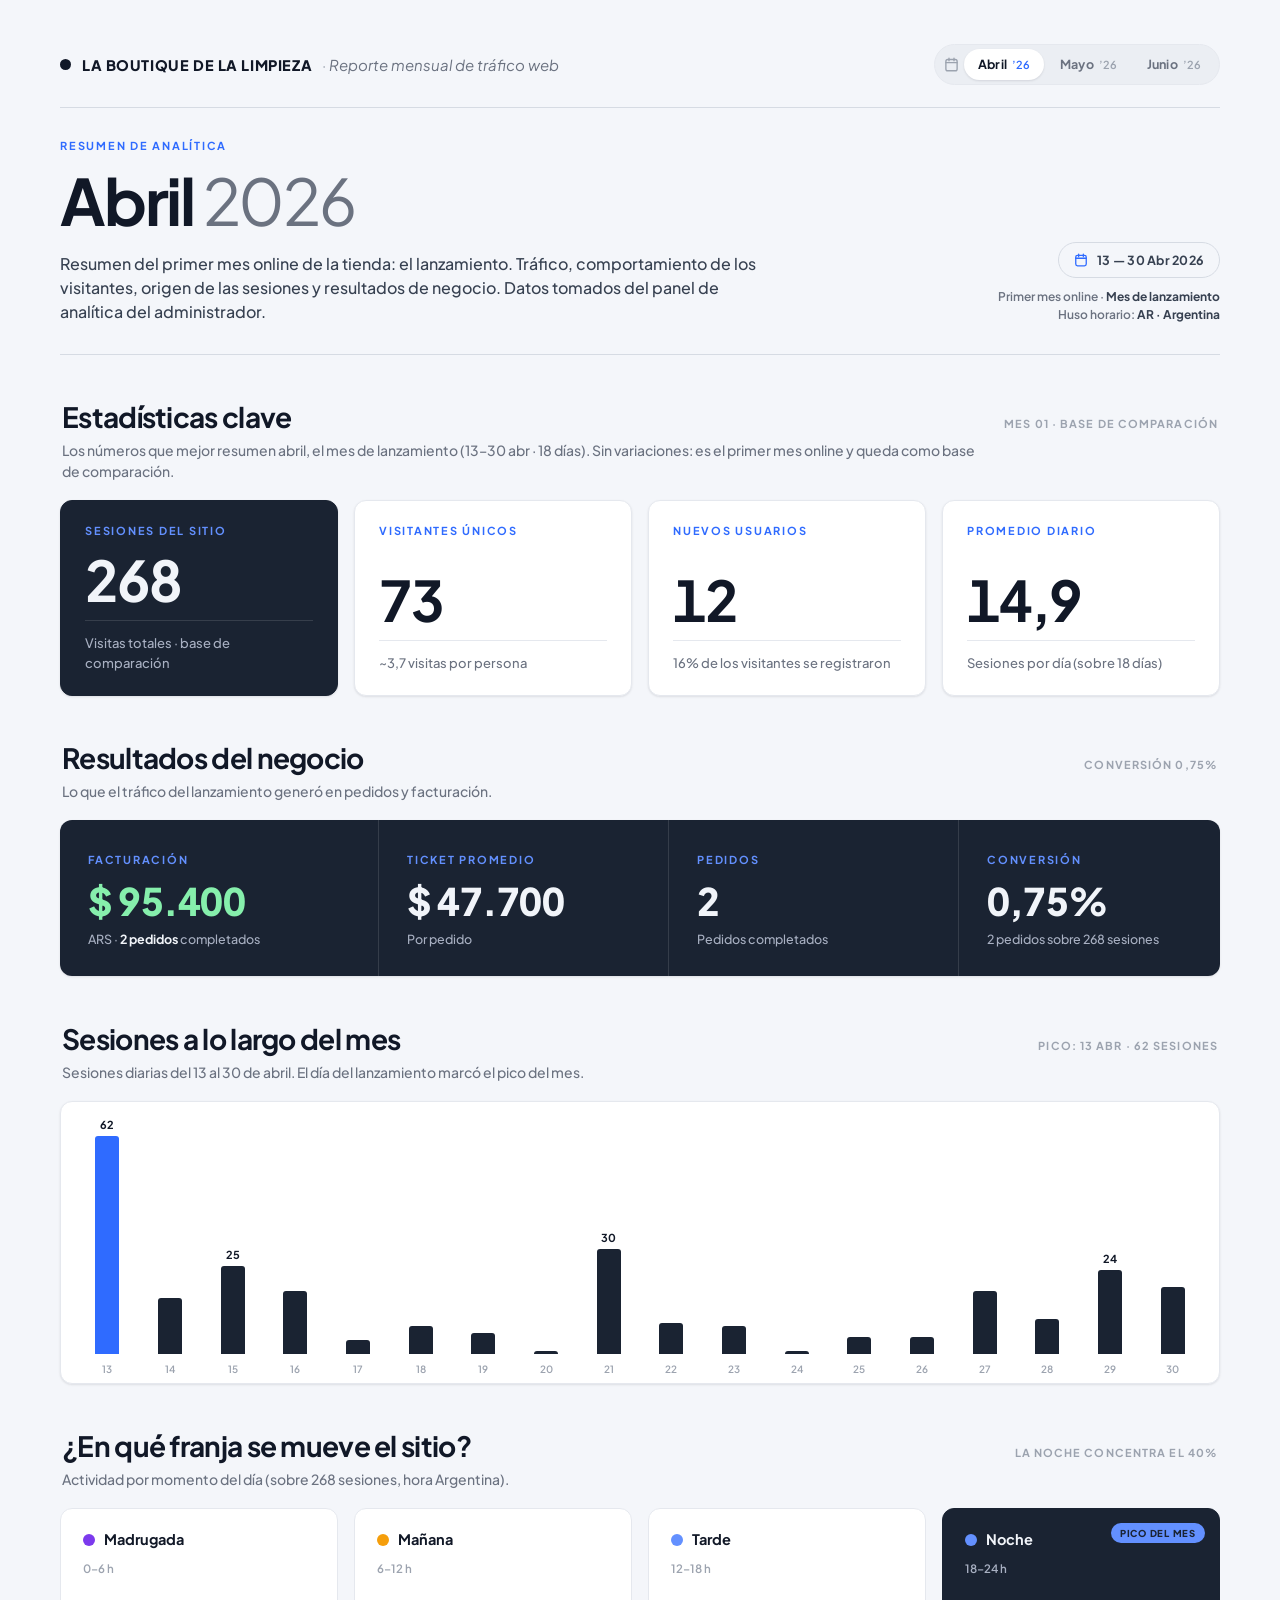
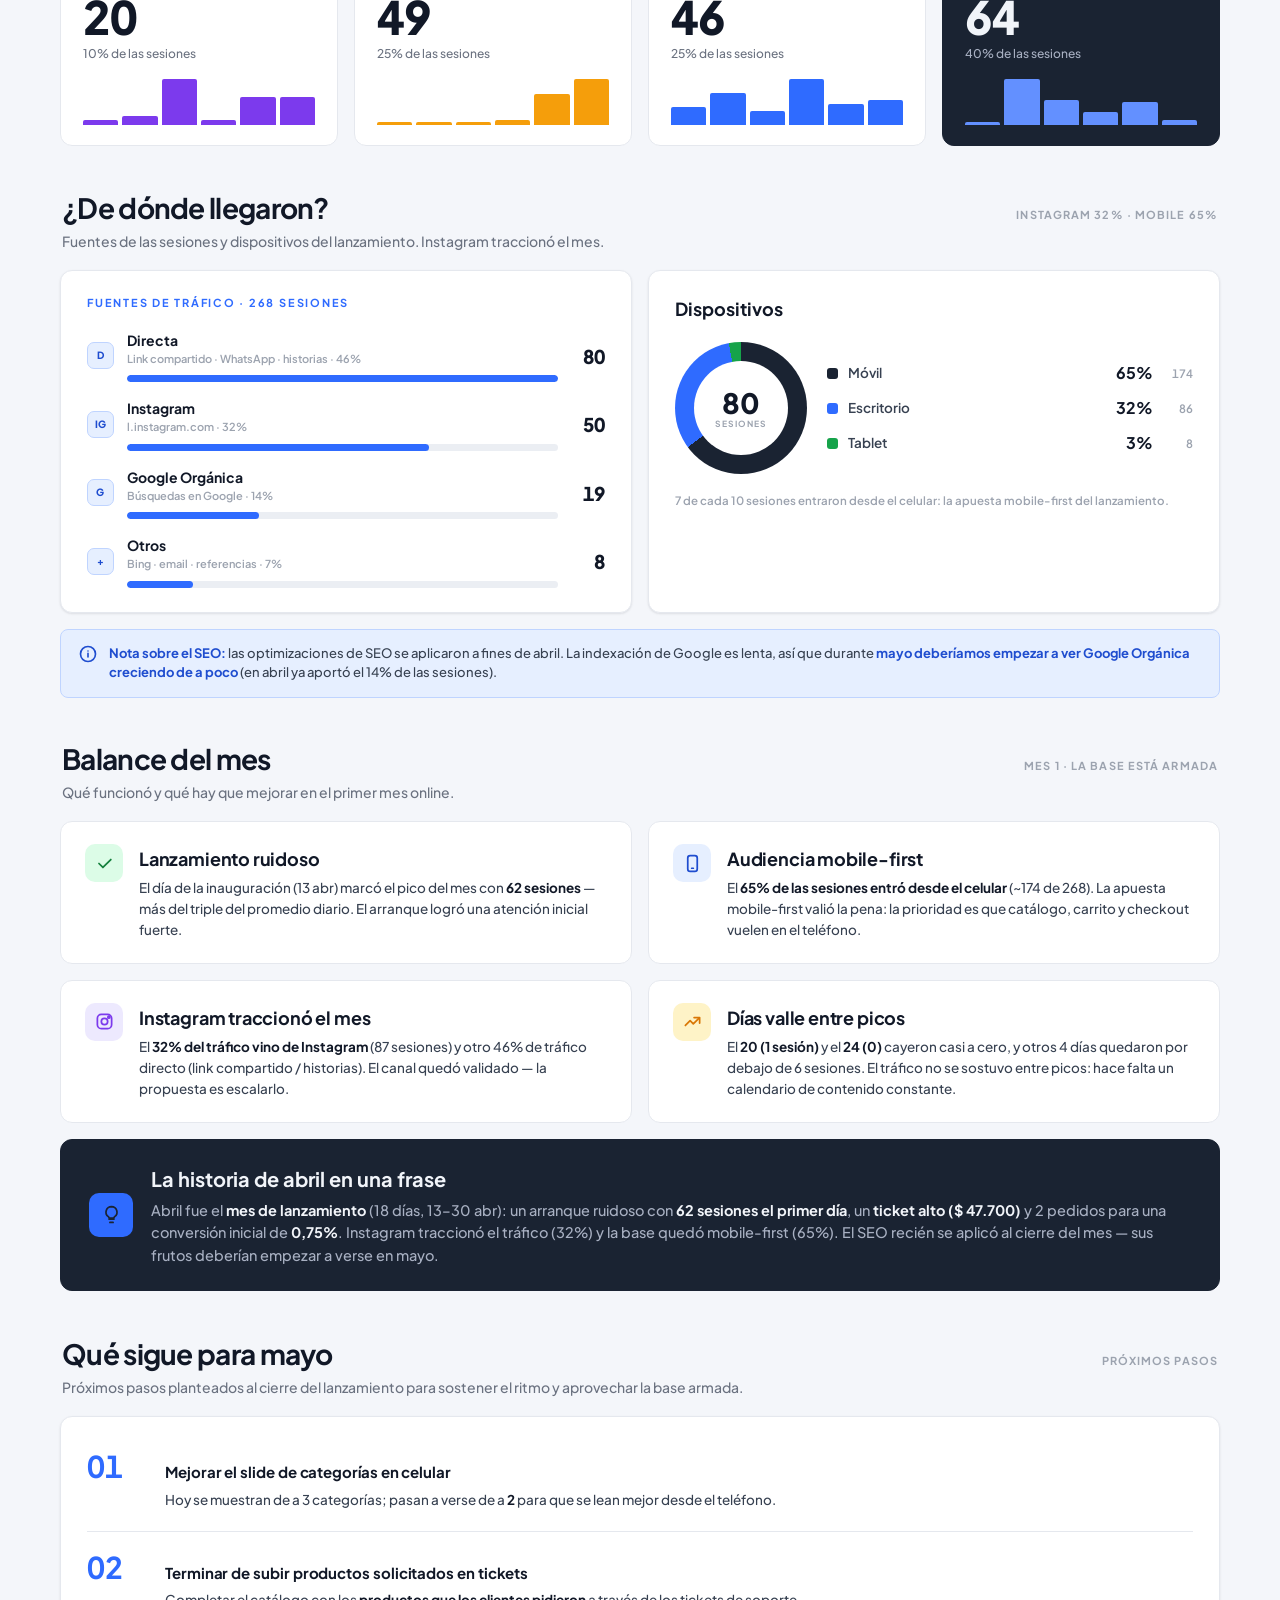
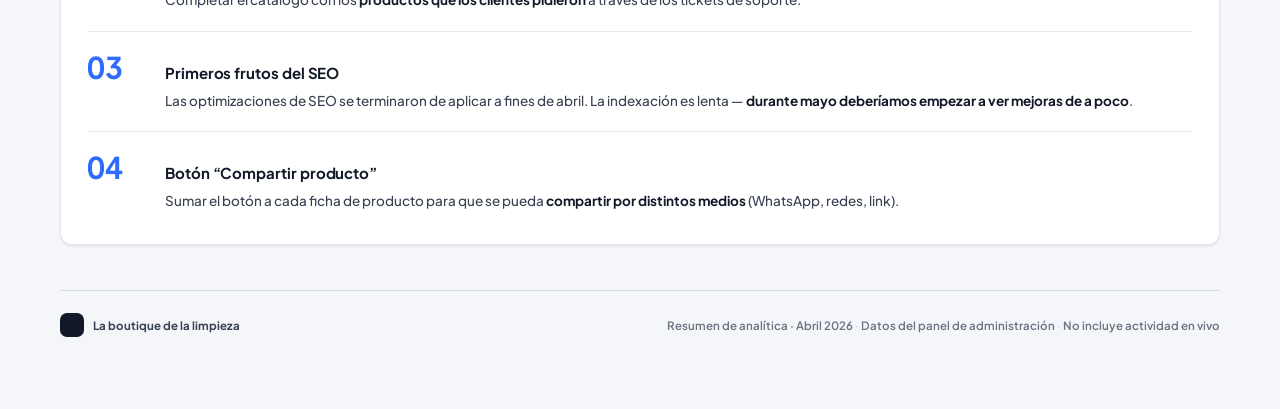
<file: abril.html>
<!DOCTYPE html>
<html lang="es-AR">
<head>
<meta charset="UTF-8">
<meta name="viewport" content="width=device-width, initial-scale=1.0">
<title>Resumen de Analítica · Abril 2026 — La boutique de la limpieza</title>
<link rel="preconnect" href="https://fonts.googleapis.com">
<link rel="preconnect" href="https://fonts.gstatic.com" crossorigin>
<link href="https://fonts.googleapis.com/css2?family=Plus+Jakarta+Sans:wght@400;500;600;700;800&display=swap" rel="stylesheet">
<link rel="stylesheet" href="report.css">
</head>
<body>
<div class="page">

  <!-- ===================================================== HEADER -->
  <header class="report-head" data-screen-label="Encabezado">
    <div class="brand">
      <div class="brand-mark">lb</div>
      <div class="brand-name">
        <b>La boutique de la limpieza</b>
        <span>Reporte mensual de tráfico web</span>
      </div>
      <!-- Selector de meses · para sumar un mes nuevo, agregá un <a> y marcá .is-active el actual -->
      <nav class="month-switch" aria-label="Cambiar de mes">
        <span class="ms-ic" aria-hidden="true"><svg viewBox="0 0 24 24" fill="none" stroke="currentColor" stroke-width="2.2" stroke-linecap="round" stroke-linejoin="round"><rect x="3" y="4" width="18" height="18" rx="3"/><path d="M3 9h18M8 2v4M16 2v4"/></svg></span>
        <a class="ms-item is-active" href="abril.html" aria-current="page">Abril <i>’26</i></a>
        <a class="ms-item" href="index.html">Mayo <i>’26</i></a>
        <a class="ms-item" href="junio.html">Junio <i>’26</i></a>
      </nav>
    </div>
    <div class="head-left">
      <p class="report-title">Resumen de Analítica</p>
      <h1 class="report-h1">Abril <em>2026</em></h1>
      <p class="report-desc">Resumen del primer mes online de la tienda: el lanzamiento. Tráfico, comportamiento de los visitantes, origen de las sesiones y resultados de negocio. Datos tomados del panel de analítica del administrador.</p>
    </div>
    <div class="head-right">
      <span class="range-pill">
        <svg viewBox="0 0 24 24" fill="none" stroke="currentColor" stroke-width="2.2" stroke-linecap="round" stroke-linejoin="round"><rect x="3" y="4" width="18" height="18" rx="3"/><path d="M3 9h18M8 2v4M16 2v4"/></svg>
        13 — 30 Abr 2026
      </span>
      <div class="head-meta">
        Primer mes online · <b>Mes de lanzamiento</b><br>
        Huso horario: <b>AR · Argentina</b>
      </div>
    </div>
  </header>

  <!-- ===================================================== HERO KPIs -->
  <section class="section" data-screen-label="KPIs principales">
    <div class="section-head">
      <div>
        <h2 class="section-title">Estadísticas clave</h2>
        <p class="section-sub">Los números que mejor resumen abril, el mes de lanzamiento (13–30 abr · 18 días). Sin variaciones: es el primer mes online y queda como base de comparación.</p>
      </div>
      <span class="section-note">Mes 01 · base de comparación</span>
    </div>
    <div class="grid g-4">
      <div class="card kpi dark">
        <span class="eyebrow">Sesiones del sitio</span>
        <div class="kpi-row">
          <span class="kpi-num tnum">268</span>
        </div>
        <span class="kpi-foot">Visitas totales · base de comparación</span>
      </div>
      <div class="card kpi">
        <span class="eyebrow">Visitantes únicos</span>
        <div class="kpi-row">
          <span class="kpi-num tnum">73</span>
        </div>
        <span class="kpi-foot">~3,7 visitas por persona</span>
      </div>
      <div class="card kpi">
        <span class="eyebrow">Nuevos usuarios</span>
        <div class="kpi-row">
          <span class="kpi-num tnum">12</span>
        </div>
        <span class="kpi-foot">16% de los visitantes se registraron</span>
      </div>
      <div class="card kpi">
        <span class="eyebrow">Promedio diario</span>
        <div class="kpi-row">
          <span class="kpi-num tnum">14,9</span>
        </div>
        <span class="kpi-foot">Sesiones por día (sobre 18 días)</span>
      </div>
    </div>
  </section>

  <!-- ===================================================== BUSINESS BAND -->
  <section class="section" data-screen-label="Resultados de negocio">
    <div class="section-head">
      <div>
        <h2 class="section-title">Resultados del negocio</h2>
        <p class="section-sub">Lo que el tráfico del lanzamiento generó en pedidos y facturación.</p>
      </div>
      <span class="section-note">Conversión 0,75%</span>
    </div>
    <div class="card biz">
      <div class="biz-grid">
        <div class="biz-cell">
          <span class="eyebrow">Facturación</span>
          <div class="biz-num money tnum">$ 95.400</div>
          <span class="biz-foot">ARS · <b>2 pedidos</b> completados</span>
        </div>
        <div class="biz-cell">
          <span class="eyebrow">Ticket promedio</span>
          <div class="biz-num tnum">$ 47.700</div>
          <span class="biz-foot">Por pedido</span>
        </div>
        <div class="biz-cell">
          <span class="eyebrow">Pedidos</span>
          <div class="biz-num tnum">2</div>
          <span class="biz-foot">Pedidos completados</span>
        </div>
        <div class="biz-cell">
          <span class="eyebrow">Conversión</span>
          <div class="biz-num tnum">0,75%</div>
          <span class="biz-foot">2 pedidos sobre 268 sesiones</span>
        </div>
      </div>
    </div>
  </section>

  <!-- ===================================================== DAILY TREND -->
  <section class="section" data-screen-label="Sesiones a lo largo del mes">
    <div class="section-head">
      <div>
        <h2 class="section-title">Sesiones a lo largo del mes</h2>
        <p class="section-sub">Sesiones diarias del 13 al 30 de abril. El día del lanzamiento marcó el pico del mes.</p>
      </div>
      <span class="section-note">Pico: 13 abr · 62 sesiones</span>
    </div>
    <div class="card chart-wrap">
      <div class="bars" id="dailyBars"></div>
      <div class="axis-row" id="dailyAxis"></div>
    </div>
  </section>

  <!-- ===================================================== TIME OF DAY -->
  <section class="section" data-screen-label="Cuándo nos visitan">
    <div class="section-head">
      <div>
        <h2 class="section-title">¿En qué franja se mueve el sitio?</h2>
        <p class="section-sub">Actividad por momento del día (sobre 268 sesiones, hora Argentina).</p>
      </div>
      <span class="section-note">La noche concentra el 40%</span>
    </div>
    <div class="tod-grid" id="todGrid"></div>
  </section>

  <!-- ===================================================== ORIGEN / SOURCES + DEVICES -->
  <section class="section" data-screen-label="De dónde llegan">
    <div class="section-head">
      <div>
        <h2 class="section-title">¿De dónde llegaron?</h2>
        <p class="section-sub">Fuentes de las sesiones y dispositivos del lanzamiento. Instagram traccionó el mes.</p>
      </div>
      <span class="section-note">Instagram 32% · Mobile 65%</span>
    </div>
    <div class="grid g-2">
      <div class="card pad">
        <div class="section-head" style="margin:0 0 18px;">
          <span class="eyebrow">Fuentes de tráfico · 268 sesiones</span>
        </div>
        <div class="bar-list" id="sources"></div>
      </div>
      <div class="card donut-card">
        <h4>Dispositivos</h4>
        <div class="donut-body">
          <div class="donut" id="donutDevice"><div class="donut-center"><span class="dc-label">Sesiones</span><span class="dc-num">268</span></div></div>
          <div class="legend" id="legendDevice"></div>
        </div>
        <p style="font-size:11.5px; color:var(--label); font-weight:600; margin:18px 0 0; line-height:1.5;">7 de cada 10 sesiones entraron desde el celular: la apuesta mobile-first del lanzamiento.</p>
      </div>
    </div>

    <div class="cmp-note" style="margin-top:16px; margin-bottom:0;">
      <svg viewBox="0 0 24 24" fill="none" stroke="currentColor" stroke-width="2.2" stroke-linecap="round" stroke-linejoin="round"><circle cx="12" cy="12" r="10"/><path d="M12 16v-5M12 8h.01"/></svg>
      <p><b>Nota sobre el SEO:</b> las optimizaciones de SEO se aplicaron a fines de abril. La indexación de Google es lenta, así que durante <b>mayo deberíamos empezar a ver Google Orgánica creciendo de a poco</b> (en abril ya aportó el 14% de las sesiones).</p>
    </div>
  </section>

  <!-- ===================================================== INSIGHTS / BALANCE -->
  <section class="section" data-screen-label="Balance del mes">
    <div class="section-head">
      <div>
        <h2 class="section-title">Balance del mes</h2>
        <p class="section-sub">Qué funcionó y qué hay que mejorar en el primer mes online.</p>
      </div>
      <span class="section-note">Mes 1 · la base está armada</span>
    </div>
    <div class="insight-grid">
      <div class="insight">
        <div class="insight-ic ic-green"><svg viewBox="0 0 24 24" fill="none" stroke="currentColor" stroke-width="2.2" stroke-linecap="round" stroke-linejoin="round"><path d="M5 12l5 5L20 7"/></svg></div>
        <div>
          <h4>Lanzamiento ruidoso</h4>
          <p>El día de la inauguración (13 abr) marcó el pico del mes con <b>62 sesiones</b> — más del triple del promedio diario. El arranque logró una atención inicial fuerte.</p>
        </div>
      </div>
      <div class="insight">
        <div class="insight-ic ic-blue"><svg viewBox="0 0 24 24" fill="none" stroke="currentColor" stroke-width="2.2" stroke-linecap="round" stroke-linejoin="round"><rect x="6" y="2" width="12" height="20" rx="3"/><path d="M11 18h2"/></svg></div>
        <div>
          <h4>Audiencia mobile-first</h4>
          <p>El <b>65% de las sesiones entró desde el celular</b> (~174 de 268). La apuesta mobile-first valió la pena: la prioridad es que catálogo, carrito y checkout vuelen en el teléfono.</p>
        </div>
      </div>
      <div class="insight">
        <div class="insight-ic ic-purple"><svg viewBox="0 0 24 24" fill="none" stroke="currentColor" stroke-width="2.2" stroke-linecap="round" stroke-linejoin="round"><rect x="3" y="3" width="18" height="18" rx="5"/><circle cx="12" cy="12" r="4"/><circle cx="17.5" cy="6.5" r="1.3"/></svg></div>
        <div>
          <h4>Instagram traccionó el mes</h4>
          <p>El <b>32% del tráfico vino de Instagram</b> (87 sesiones) y otro 46% de tráfico directo (link compartido / historias). El canal quedó validado — la propuesta es escalarlo.</p>
        </div>
      </div>
      <div class="insight">
        <div class="insight-ic ic-amber"><svg viewBox="0 0 24 24" fill="none" stroke="currentColor" stroke-width="2.2" stroke-linecap="round" stroke-linejoin="round"><path d="M3 17l6-6 4 4 7-7"/><path d="M14 7h7v7"/></svg></div>
        <div>
          <h4>Días valle entre picos</h4>
          <p>El <b>20 (1 sesión)</b> y el <b>24 (0)</b> cayeron casi a cero, y otros 4 días quedaron por debajo de 6 sesiones. El tráfico no se sostuvo entre picos: hace falta un calendario de contenido constante.</p>
        </div>
      </div>
    </div>

    <div class="takeaway">
      <div class="insight-ic"><svg viewBox="0 0 24 24" fill="none" stroke="currentColor" stroke-width="2.2" stroke-linecap="round" stroke-linejoin="round"><path d="M9 18h6M10 22h4M12 2a7 7 0 0 0-4 12.7c.6.5 1 1.2 1 2h6c0-.8.4-1.5 1-2A7 7 0 0 0 12 2z"/></svg></div>
      <div>
        <h4>La historia de abril en una frase</h4>
        <p>Abril fue el <b>mes de lanzamiento</b> (18 días, 13–30 abr): un arranque ruidoso con <b>62 sesiones el primer día</b>, un <b>ticket alto ($ 47.700)</b> y 2 pedidos para una conversión inicial de <b>0,75%</b>. Instagram traccionó el tráfico (32%) y la base quedó mobile-first (65%). El SEO recién se aplicó al cierre del mes — sus frutos deberían empezar a verse en mayo.</p>
      </div>
    </div>
  </section>

  <!-- ===================================================== PRÓXIMO MES -->
  <section class="section" data-screen-label="Qué sigue para mayo">
    <div class="section-head">
      <div>
        <h2 class="section-title">Qué sigue para mayo</h2>
        <p class="section-sub">Próximos pasos planteados al cierre del lanzamiento para sostener el ritmo y aprovechar la base armada.</p>
      </div>
      <span class="section-note">Próximos pasos</span>
    </div>
    <div class="card pad next-list">
      <div class="nl-row">
        <span class="nl-n">01</span>
        <div class="nl-body">
          <h5>Mejorar el slide de categorías en celular</h5>
          <p>Hoy se muestran de a 3 categorías; pasan a verse de a <b>2</b> para que se lean mejor desde el teléfono.</p>
        </div>
      </div>
      <div class="nl-row">
        <span class="nl-n">02</span>
        <div class="nl-body">
          <h5>Terminar de subir productos solicitados en tickets</h5>
          <p>Completar el catálogo con los <b>productos que los clientes pidieron</b> a través de los tickets de soporte.</p>
        </div>
      </div>
      <div class="nl-row">
        <span class="nl-n">03</span>
        <div class="nl-body">
          <h5>Primeros frutos del SEO</h5>
          <p>Las optimizaciones de SEO se terminaron de aplicar a fines de abril. La indexación es lenta — <b>durante mayo deberíamos empezar a ver mejoras de a poco</b>.</p>
        </div>
      </div>
      <div class="nl-row">
        <span class="nl-n">04</span>
        <div class="nl-body">
          <h5>Botón “Compartir producto”</h5>
          <p>Sumar el botón a cada ficha de producto para que se pueda <b>compartir por distintos medios</b> (WhatsApp, redes, link).</p>
        </div>
      </div>
    </div>
  </section>

  <!-- ===================================================== FOOTER -->
  <footer class="report-foot">
    <span class="ft-brand">
      <span class="brand-mark" style="width:24px;height:24px;font-size:11px;border-radius:7px;">lb</span>
      La boutique de la limpieza
    </span>
    <span>Resumen de analítica · Abril 2026 <span class="dotsep">·</span> Datos del panel de administración <span class="dotsep">·</span> No incluye actividad en vivo</span>
  </footer>

</div>

<script src="charts-abril.js"></script>
<script src="animations.js"></script>
<template id="__bundler_thumbnail">
<svg viewBox="0 0 100 100" xmlns="http://www.w3.org/2000/svg">
  <rect width="100" height="100" rx="20" fill="#2f6bff"/>
  <rect x="30" y="52" width="9" height="18" rx="2.5" fill="#bcd0ff"/>
  <rect x="45.5" y="40" width="9" height="30" rx="2.5" fill="#ffffff"/>
  <rect x="61" y="30" width="9" height="40" rx="2.5" fill="#8fe3b6"/>
  <circle cx="34.5" cy="34" r="4" fill="#ffffff"/>
  <path d="M34.5 34 L50 26 L65.5 22" stroke="#ffffff" stroke-width="3" fill="none" stroke-linecap="round" stroke-linejoin="round"/>
</svg>
</template>
</body>
</html>
</file>
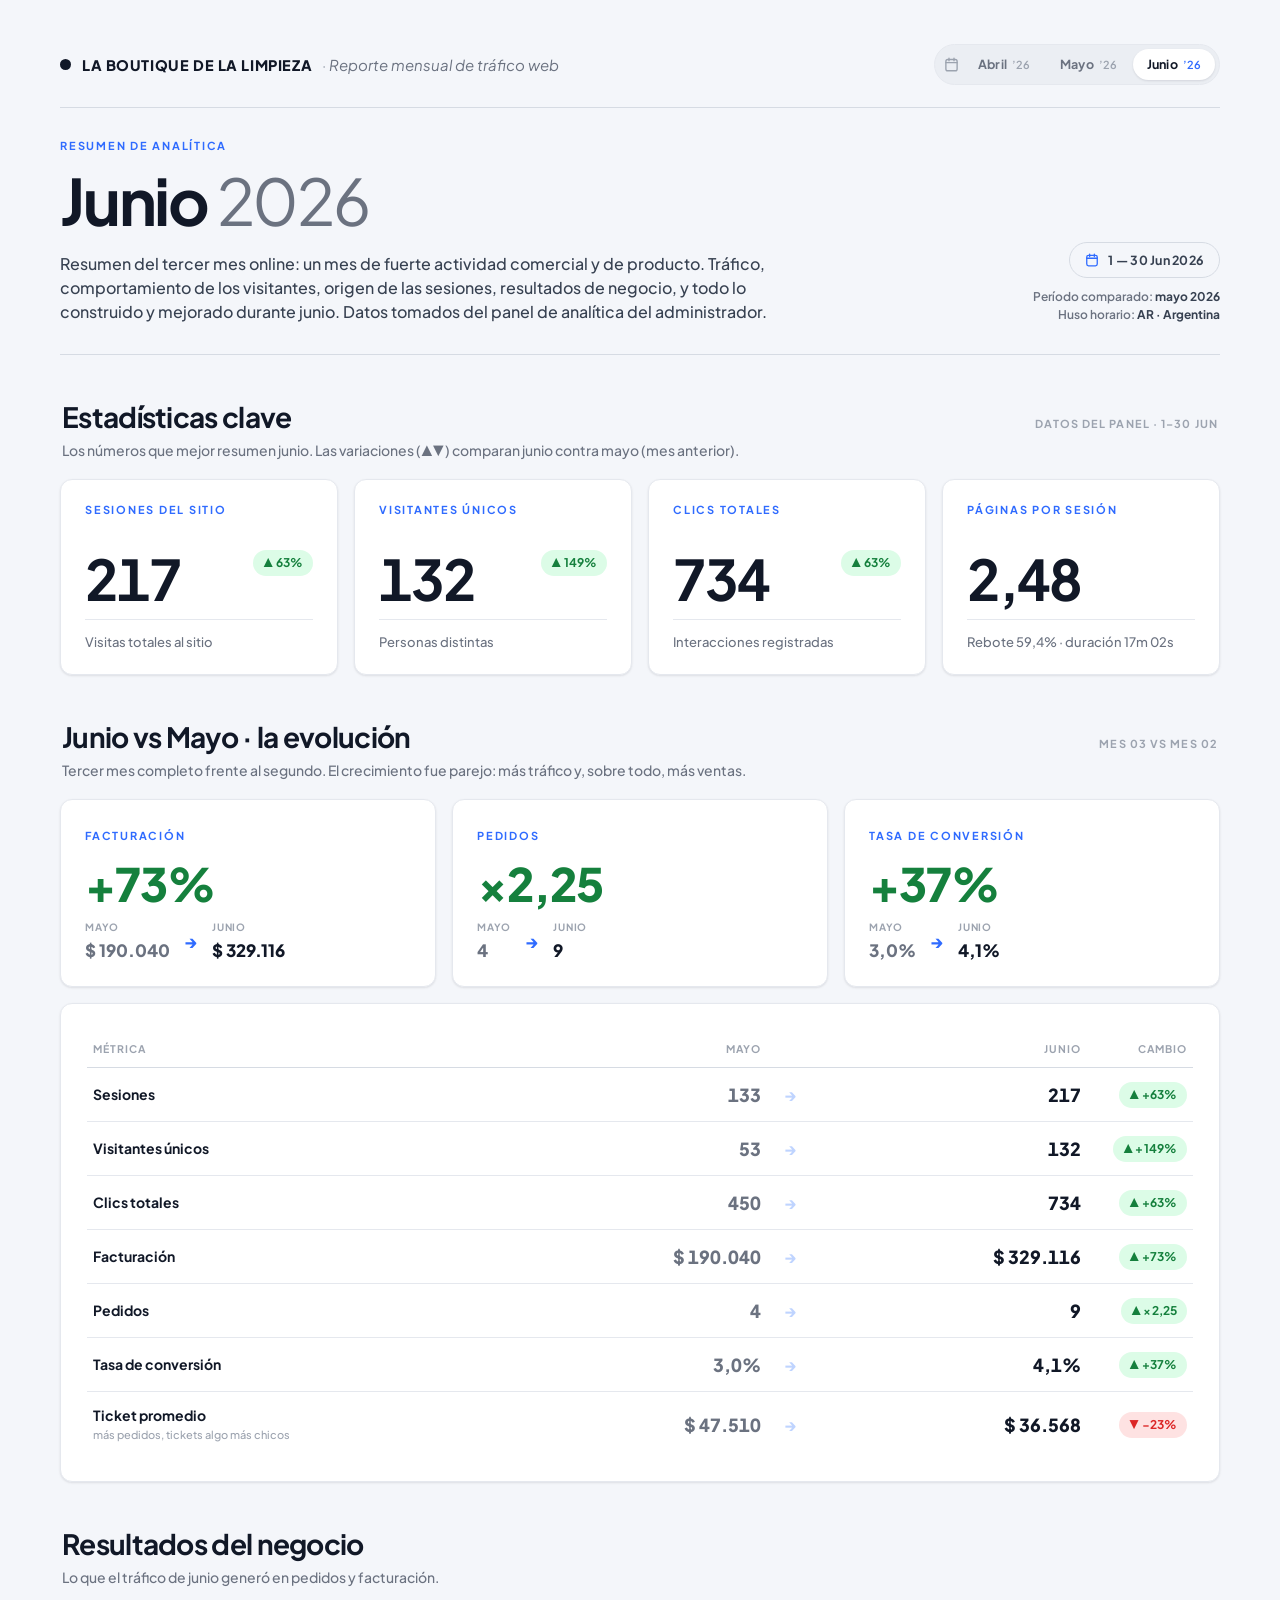
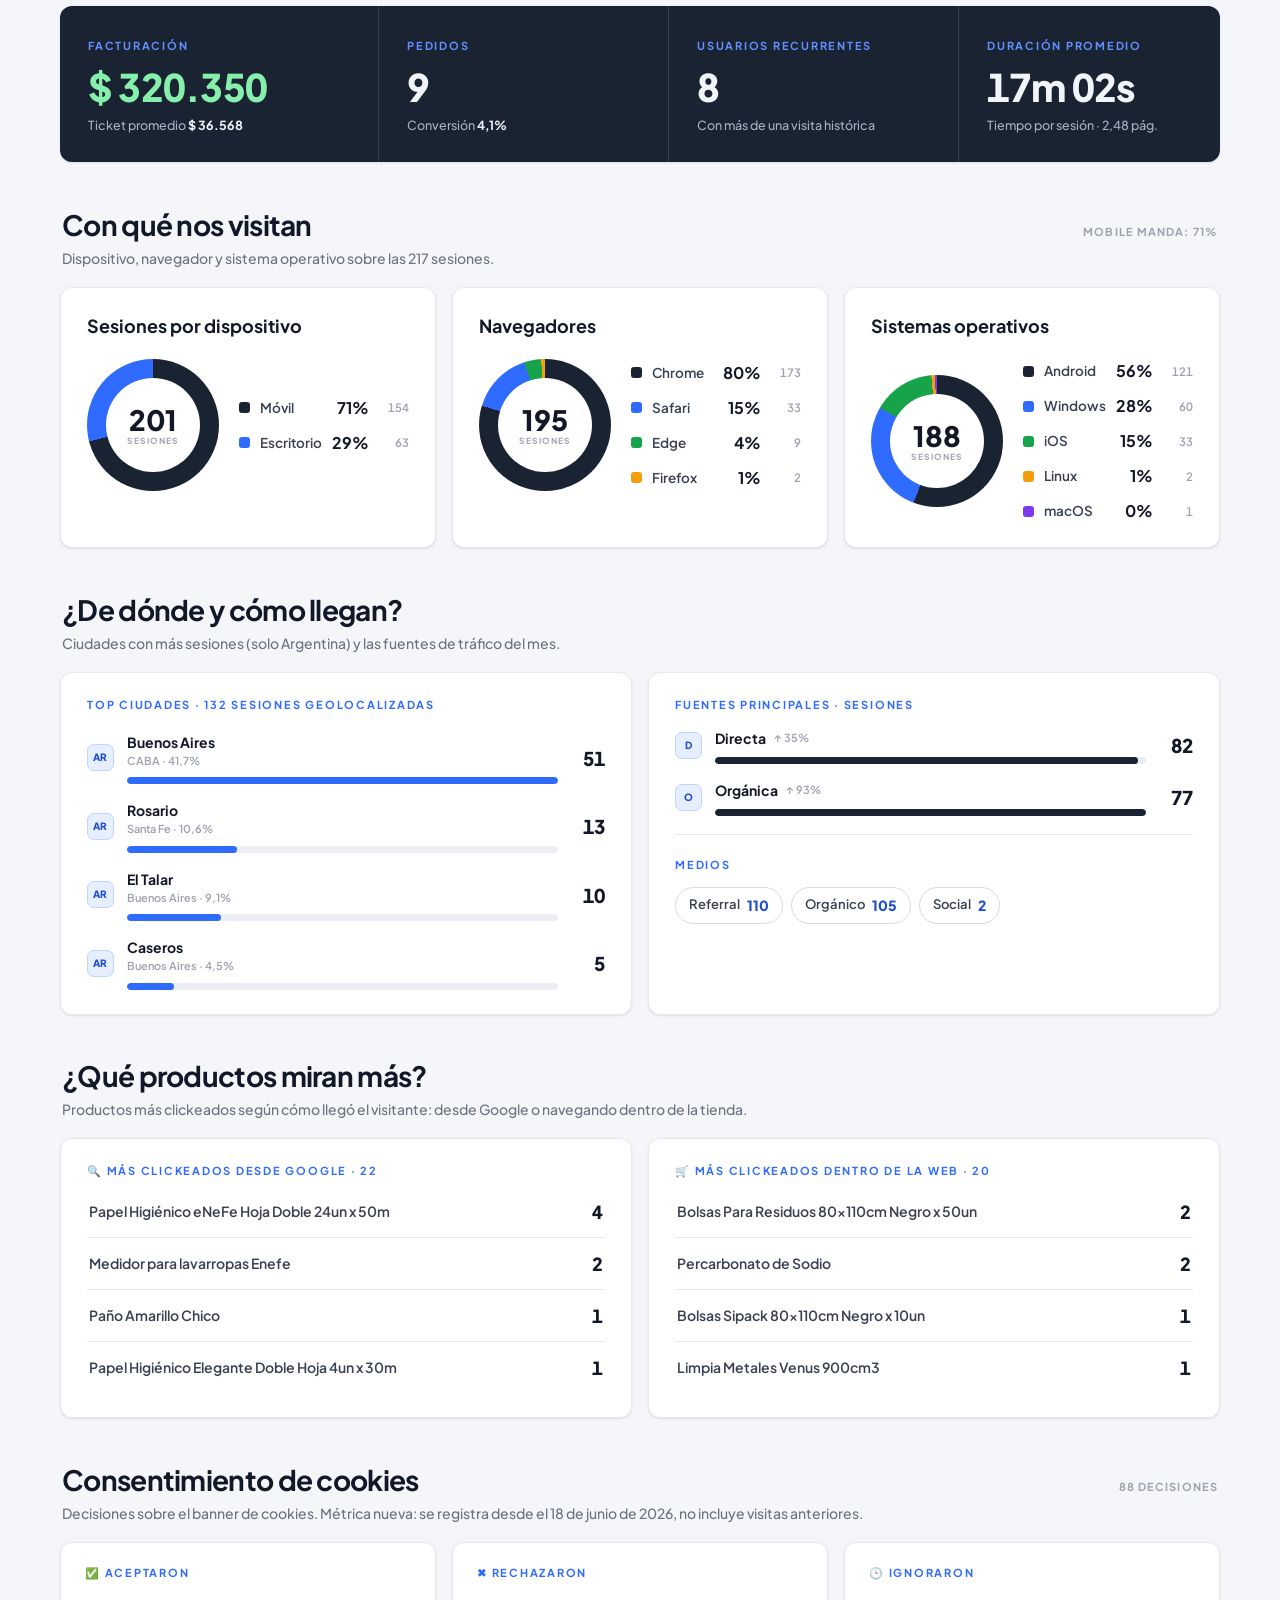
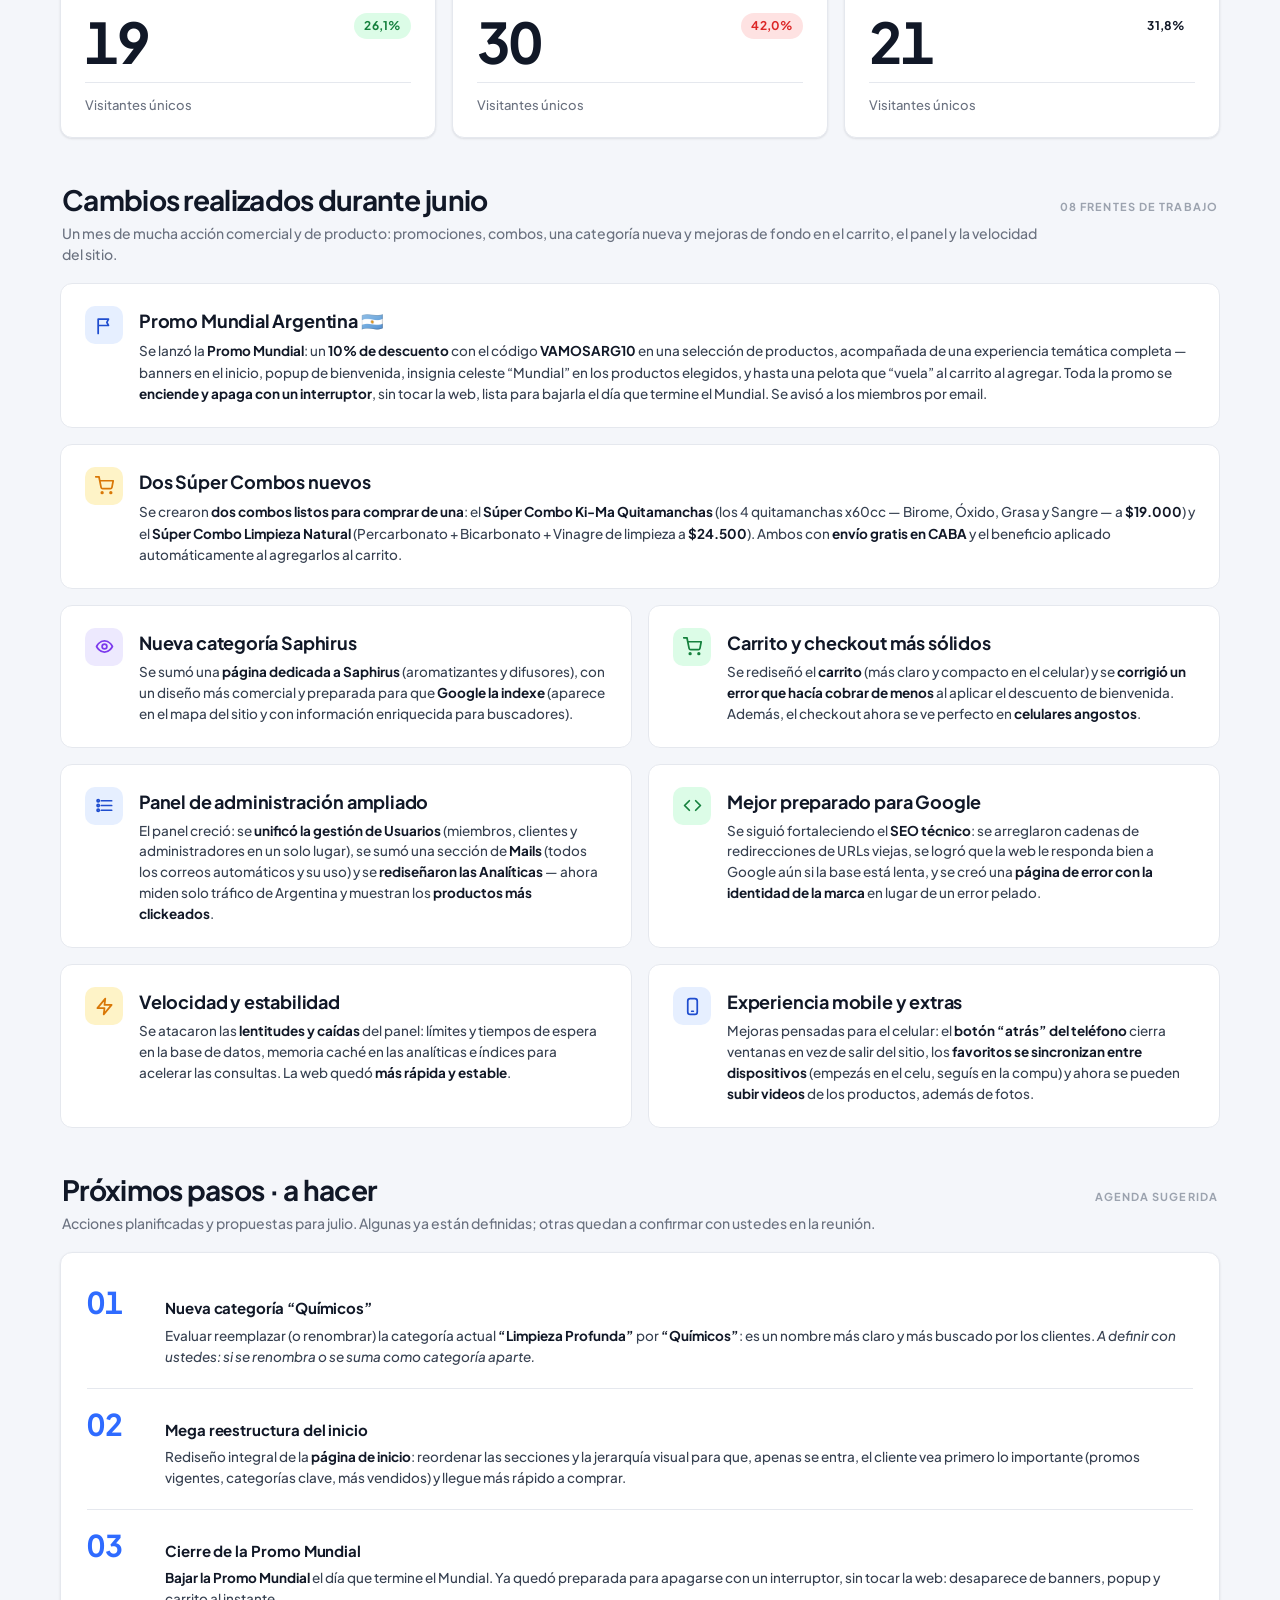
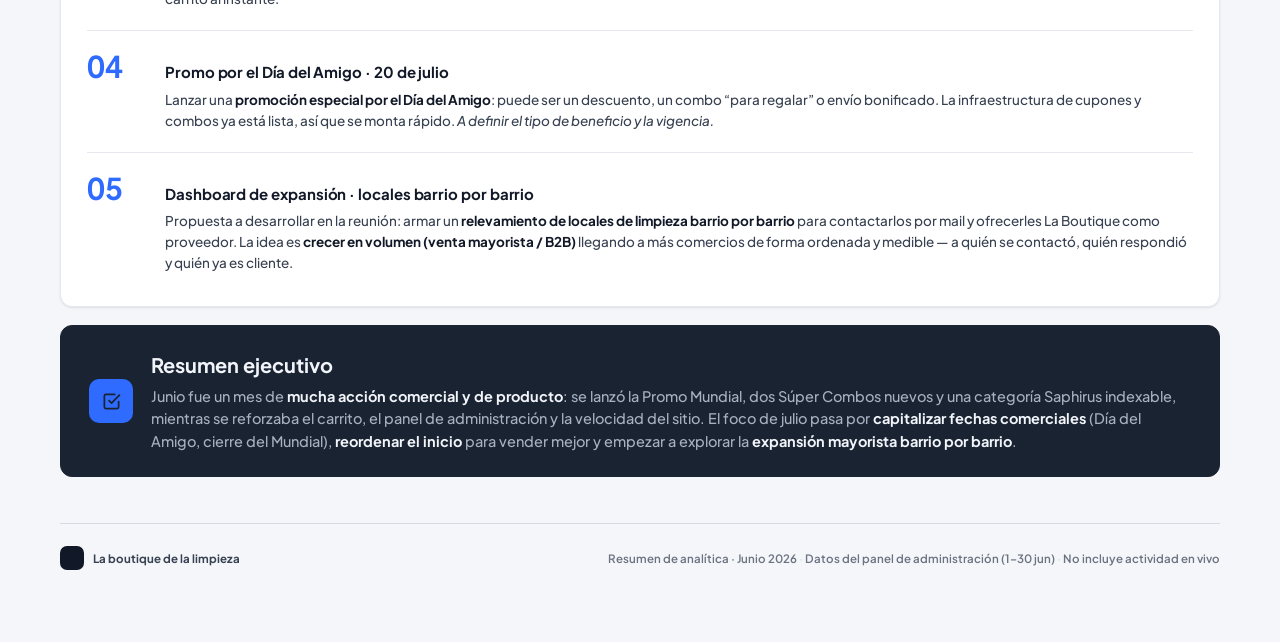
<file: junio.html>
<!DOCTYPE html>
<html lang="es-AR">
<head>
<meta charset="UTF-8">
<meta name="viewport" content="width=device-width, initial-scale=1.0">
<title>Resumen de Analítica · Junio 2026 — La boutique de la limpieza</title>
<link rel="preconnect" href="https://fonts.googleapis.com">
<link rel="preconnect" href="https://fonts.gstatic.com" crossorigin>
<link href="https://fonts.googleapis.com/css2?family=Plus+Jakarta+Sans:wght@400;500;600;700;800&display=swap" rel="stylesheet">
<link rel="stylesheet" href="report.css">
</head>
<body>
<div class="page">

  <!-- ===================================================== HEADER -->
  <header class="report-head" data-screen-label="Encabezado">
    <div class="brand">
      <div class="brand-mark">lb</div>
      <div class="brand-name">
        <b>La boutique de la limpieza</b>
        <span>Reporte mensual de tráfico web</span>
      </div>
      <!-- Selector de meses · para sumar un mes nuevo, agregá un <a> y marcá .is-active el actual -->
      <nav class="month-switch" aria-label="Cambiar de mes">
        <span class="ms-ic" aria-hidden="true"><svg viewBox="0 0 24 24" fill="none" stroke="currentColor" stroke-width="2.2" stroke-linecap="round" stroke-linejoin="round"><rect x="3" y="4" width="18" height="18" rx="3"/><path d="M3 9h18M8 2v4M16 2v4"/></svg></span>
        <a class="ms-item" href="abril.html">Abril <i>’26</i></a>
        <a class="ms-item" href="index.html">Mayo <i>’26</i></a>
        <a class="ms-item is-active" href="junio.html" aria-current="page">Junio <i>’26</i></a>
      </nav>
    </div>
    <div class="head-left">
      <p class="report-title">Resumen de Analítica</p>
      <h1 class="report-h1">Junio <em>2026</em></h1>
      <p class="report-desc">Resumen del tercer mes online: un mes de fuerte actividad comercial y de producto. Tráfico, comportamiento de los visitantes, origen de las sesiones, resultados de negocio, y todo lo construido y mejorado durante junio. Datos tomados del panel de analítica del administrador.</p>
    </div>
    <div class="head-right">
      <span class="range-pill">
        <svg viewBox="0 0 24 24" fill="none" stroke="currentColor" stroke-width="2.2" stroke-linecap="round" stroke-linejoin="round"><rect x="3" y="4" width="18" height="18" rx="3"/><path d="M3 9h18M8 2v4M16 2v4"/></svg>
        1 — 30 Jun 2026
      </span>
      <div class="head-meta">
        Período comparado: <b>mayo 2026</b><br>
        Huso horario: <b>AR · Argentina</b>
      </div>
    </div>
  </header>

  <!-- ===================================================== HERO KPIs -->
  <section class="section" data-screen-label="KPIs principales">
    <div class="section-head">
      <div>
        <h2 class="section-title">Estadísticas clave</h2>
        <p class="section-sub">Los números que mejor resumen junio. Las variaciones (▲▼) comparan junio contra mayo (mes anterior).</p>
      </div>
      <span class="section-note">Datos del panel · 1–30 jun</span>
    </div>
    <div class="grid g-4">
      <div class="card kpi accent">
        <span class="eyebrow">Sesiones del sitio</span>
        <div class="kpi-row">
          <span class="kpi-num tnum">217</span>
          <span class="delta up">▲ 63%</span>
        </div>
        <span class="kpi-foot">Visitas totales al sitio</span>
      </div>
      <div class="card kpi accent">
        <span class="eyebrow">Visitantes únicos</span>
        <div class="kpi-row">
          <span class="kpi-num tnum">132</span>
          <span class="delta up">▲ 149%</span>
        </div>
        <span class="kpi-foot">Personas distintas</span>
      </div>
      <div class="card kpi accent">
        <span class="eyebrow">Clics totales</span>
        <div class="kpi-row">
          <span class="kpi-num tnum">734</span>
          <span class="delta up">▲ 63%</span>
        </div>
        <span class="kpi-foot">Interacciones registradas</span>
      </div>
      <div class="card kpi">
        <span class="eyebrow">Páginas por sesión</span>
        <div class="kpi-row">
          <span class="kpi-num tnum">2,48</span>
        </div>
        <span class="kpi-foot">Rebote 59,4% · duración 17m 02s</span>
      </div>
    </div>
  </section>

  <!-- ===================================================== JUNIO VS MAYO -->
  <section class="section" data-screen-label="Junio vs Mayo">
    <div class="section-head">
      <div>
        <h2 class="section-title">Junio vs Mayo · la evolución</h2>
        <p class="section-sub">Tercer mes completo frente al segundo. El crecimiento fue parejo: más tráfico y, sobre todo, más ventas.</p>
      </div>
      <span class="section-note">Mes 03 vs Mes 02</span>
    </div>

    <!-- the three business wins -->
    <div class="cmp-hero-grid">
      <div class="card cmp-card up">
        <span class="eyebrow">Facturación</span>
        <div class="cmp-delta up">+73%</div>
        <div class="cmp-flow">
          <span class="leg abr"><small>Mayo</small><b>$ 190.040</b></span>
          <span class="arrow">→</span>
          <span class="leg may"><small>Junio</small><b>$ 329.116</b></span>
        </div>
      </div>
      <div class="card cmp-card up">
        <span class="eyebrow">Pedidos</span>
        <div class="cmp-delta up">×2,25</div>
        <div class="cmp-flow">
          <span class="leg abr"><small>Mayo</small><b>4</b></span>
          <span class="arrow">→</span>
          <span class="leg may"><small>Junio</small><b>9</b></span>
        </div>
      </div>
      <div class="card cmp-card up">
        <span class="eyebrow">Tasa de conversión</span>
        <div class="cmp-delta up">+37%</div>
        <div class="cmp-flow">
          <span class="leg abr"><small>Mayo</small><b>3,0%</b></span>
          <span class="arrow">→</span>
          <span class="leg may"><small>Junio</small><b>4,1%</b></span>
        </div>
      </div>
    </div>

    <!-- full comparison table -->
    <div class="card pad">
      <div class="cmp-row head">
        <span>Métrica</span>
        <span class="ta-r">Mayo</span>
        <span></span>
        <span class="ta-r">Junio</span>
        <span class="ta-r">Cambio</span>
      </div>
      <div class="cmp-row">
        <div class="cmp-k">Sesiones</div>
        <div class="cmp-v abr tnum">133</div>
        <div class="cmp-arrow">→</div>
        <div class="cmp-v may tnum">217</div>
        <div class="cmp-badge-cell"><span class="delta up">▲ +63%</span></div>
      </div>
      <div class="cmp-row">
        <div class="cmp-k">Visitantes únicos</div>
        <div class="cmp-v abr tnum">53</div>
        <div class="cmp-arrow">→</div>
        <div class="cmp-v may tnum">132</div>
        <div class="cmp-badge-cell"><span class="delta up">▲ +149%</span></div>
      </div>
      <div class="cmp-row">
        <div class="cmp-k">Clics totales</div>
        <div class="cmp-v abr tnum">450</div>
        <div class="cmp-arrow">→</div>
        <div class="cmp-v may tnum">734</div>
        <div class="cmp-badge-cell"><span class="delta up">▲ +63%</span></div>
      </div>
      <div class="cmp-row">
        <div class="cmp-k">Facturación</div>
        <div class="cmp-v abr tnum">$ 190.040</div>
        <div class="cmp-arrow">→</div>
        <div class="cmp-v may tnum">$ 329.116</div>
        <div class="cmp-badge-cell"><span class="delta up">▲ +73%</span></div>
      </div>
      <div class="cmp-row">
        <div class="cmp-k">Pedidos</div>
        <div class="cmp-v abr tnum">4</div>
        <div class="cmp-arrow">→</div>
        <div class="cmp-v may tnum">9</div>
        <div class="cmp-badge-cell"><span class="delta up">▲ ×2,25</span></div>
      </div>
      <div class="cmp-row">
        <div class="cmp-k">Tasa de conversión</div>
        <div class="cmp-v abr tnum">3,0%</div>
        <div class="cmp-arrow">→</div>
        <div class="cmp-v may tnum">4,1%</div>
        <div class="cmp-badge-cell"><span class="delta up">▲ +37%</span></div>
      </div>
      <div class="cmp-row">
        <div class="cmp-k">Ticket promedio<small>más pedidos, tickets algo más chicos</small></div>
        <div class="cmp-v abr tnum">$ 47.510</div>
        <div class="cmp-arrow">→</div>
        <div class="cmp-v may tnum">$ 36.568</div>
        <div class="cmp-badge-cell"><span class="delta down">▼ −23%</span></div>
      </div>
    </div>
  </section>

  <!-- ===================================================== BUSINESS BAND -->
  <section class="section" data-screen-label="Resultados de negocio">
    <div class="section-head">
      <div>
        <h2 class="section-title">Resultados del negocio</h2>
        <p class="section-sub">Lo que el tráfico de junio generó en pedidos y facturación.</p>
      </div>
    </div>
    <div class="card biz">
      <div class="biz-grid">
        <div class="biz-cell">
          <span class="eyebrow">Facturación</span>
          <div class="biz-num money tnum">$ 329.116</div>
          <span class="biz-foot">Ticket promedio <b>$ 36.568</b></span>
        </div>
        <div class="biz-cell">
          <span class="eyebrow">Pedidos</span>
          <div class="biz-num tnum">9</div>
          <span class="biz-foot">Conversión <b>4,1%</b></span>
        </div>
        <div class="biz-cell">
          <span class="eyebrow">Usuarios recurrentes</span>
          <div class="biz-num tnum">9</div>
          <span class="biz-foot">Con más de una visita histórica</span>
        </div>
        <div class="biz-cell">
          <span class="eyebrow">Duración promedio</span>
          <div class="biz-num tnum">17m 02s</div>
          <span class="biz-foot">Tiempo por sesión · 2,48 pág.</span>
        </div>
      </div>
    </div>
  </section>

  <!-- ===================================================== AUDIENCE / DONUTS -->
  <section class="section" data-screen-label="Con qué nos visitan">
    <div class="section-head">
      <div>
        <h2 class="section-title">Con qué nos visitan</h2>
        <p class="section-sub">Dispositivo, navegador y sistema operativo sobre las 217 sesiones.</p>
      </div>
      <span class="section-note">Mobile manda: 71%</span>
    </div>
    <div class="grid g-3">
      <div class="card donut-card">
        <h4>Sesiones por dispositivo</h4>
        <div class="donut-body">
          <div class="donut" id="donutDevice"><div class="donut-center"><span class="dc-label">Sesiones</span><span class="dc-num">217</span></div></div>
          <div class="legend" id="legendDevice"></div>
        </div>
      </div>
      <div class="card donut-card">
        <h4>Navegadores</h4>
        <div class="donut-body">
          <div class="donut" id="donutBrowser"><div class="donut-center"><span class="dc-label">Sesiones</span><span class="dc-num">217</span></div></div>
          <div class="legend" id="legendBrowser"></div>
        </div>
      </div>
      <div class="card donut-card">
        <h4>Sistemas operativos</h4>
        <div class="donut-body">
          <div class="donut" id="donutOs"><div class="donut-center"><span class="dc-label">Sesiones</span><span class="dc-num">217</span></div></div>
          <div class="legend" id="legendOs"></div>
        </div>
      </div>
    </div>
  </section>

  <!-- ===================================================== GEOGRAPHY + SOURCES -->
  <section class="section" data-screen-label="De dónde y cómo llegan">
    <div class="section-head">
      <div>
        <h2 class="section-title">¿De dónde y cómo llegan?</h2>
        <p class="section-sub">Ciudades con más sesiones (solo Argentina) y las fuentes de tráfico del mes.</p>
      </div>
    </div>
    <div class="grid g-2">
      <div class="card pad">
        <div class="section-head" style="margin:0 0 18px;">
          <span class="eyebrow">Top ciudades · 132 sesiones geolocalizadas</span>
        </div>
        <div class="bar-list" id="cities"></div>
      </div>
      <div class="card pad">
        <div class="section-head" style="margin:0 0 14px;">
          <span class="eyebrow">Fuentes principales · sesiones</span>
        </div>
        <div class="bar-list" id="sources"></div>
        <div style="margin-top:18px; padding-top:16px; border-top:1px solid var(--border);">
          <span class="eyebrow">Medios</span>
          <div class="chips" style="margin-top:12px;">
            <span class="chip">Referral <b>110</b></span>
            <span class="chip">Orgánico <b>105</b></span>
            <span class="chip">Social <b>2</b></span>
          </div>
        </div>
      </div>
    </div>
  </section>

  <!-- ===================================================== PRODUCTS CLICKED -->
  <section class="section" data-screen-label="Productos más clickeados">
    <div class="section-head">
      <div>
        <h2 class="section-title">¿Qué productos miran más?</h2>
        <p class="section-sub">Productos más clickeados según cómo llegó el visitante: desde Google o navegando dentro de la tienda.</p>
      </div>
    </div>
    <div class="grid g-2">
      <div class="card pad">
        <div class="section-head" style="margin:0 0 6px;">
          <span class="eyebrow">🔍 Más clickeados desde Google · 22</span>
        </div>
        <div class="row-list">
          <div class="rl"><span class="rl-name">Papel Higiénico eNeFe Hoja Doble 24un x 50m</span><span class="count-pill tnum">5</span></div>
          <div class="rl"><span class="rl-name">Medidor para lavarropas Enefe</span><span class="count-pill tnum">3</span></div>
          <div class="rl"><span class="rl-name">Paño Amarillo Chico</span><span class="count-pill tnum">2</span></div>
          <div class="rl"><span class="rl-name">Papel Higiénico Elegante Doble Hoja 4un x 30m</span><span class="count-pill tnum">2</span></div>
        </div>
      </div>
      <div class="card pad">
        <div class="section-head" style="margin:0 0 6px;">
          <span class="eyebrow">🛒 Más clickeados dentro de la web · 20</span>
        </div>
        <div class="row-list">
          <div class="rl"><span class="rl-name">Bolsas Para Residuos 80x110cm Negro x 50un</span><span class="count-pill tnum">4</span></div>
          <div class="rl"><span class="rl-name">Percarbonato de Sodio</span><span class="count-pill tnum">4</span></div>
          <div class="rl"><span class="rl-name">Bolsas Sipack 80x110cm Negro x 10un</span><span class="count-pill tnum">2</span></div>
          <div class="rl"><span class="rl-name">Limpia Metales Venus 900cm3</span><span class="count-pill tnum">2</span></div>
        </div>
      </div>
    </div>
  </section>

  <!-- ===================================================== COOKIE CONSENT -->
  <section class="section" data-screen-label="Consentimiento de cookies">
    <div class="section-head">
      <div>
        <h2 class="section-title">Consentimiento de cookies</h2>
        <p class="section-sub">Decisiones sobre el banner de cookies. Métrica nueva: se registra desde el 18 de junio de 2026, no incluye visitas anteriores.</p>
      </div>
      <span class="section-note">88 decisiones</span>
    </div>
    <div class="grid g-3">
      <div class="card kpi">
        <span class="eyebrow">✅ Aceptaron</span>
        <div class="kpi-row"><span class="kpi-num tnum">23</span><span class="delta up">26,1%</span></div>
        <span class="kpi-foot">Visitantes únicos</span>
      </div>
      <div class="card kpi">
        <span class="eyebrow">✖ Rechazaron</span>
        <div class="kpi-row"><span class="kpi-num tnum">37</span><span class="delta down">42,0%</span></div>
        <span class="kpi-foot">Visitantes únicos</span>
      </div>
      <div class="card kpi">
        <span class="eyebrow">🕒 Ignoraron</span>
        <div class="kpi-row"><span class="kpi-num tnum">28</span><span class="delta">31,8%</span></div>
        <span class="kpi-foot">Visitantes únicos</span>
      </div>
    </div>
  </section>

  <!-- ===================================================== CAMBIOS REALIZADOS -->
  <section class="section" data-screen-label="Cambios realizados durante junio">
    <div class="section-head">
      <div>
        <h2 class="section-title">Cambios realizados durante junio</h2>
        <p class="section-sub">Un mes de mucha acción comercial y de producto: promociones, combos, una categoría nueva y mejoras de fondo en el carrito, el panel y la velocidad del sitio.</p>
      </div>
      <span class="section-note">08 frentes de trabajo</span>
    </div>
    <div class="insight-grid">

      <!-- 1 · Promo Mundial (featured) -->
      <div class="insight insight-wide">
        <div class="insight-ic ic-blue"><svg viewBox="0 0 24 24" fill="none" stroke="currentColor" stroke-width="2.2" stroke-linecap="round" stroke-linejoin="round"><path d="M4 22V4M4 4h13l-2 4 2 4H4"/></svg></div>
        <div class="iw-body">
          <h4>Promo Mundial Argentina 🇦🇷</h4>
          <p>Se lanzó la <b>Promo Mundial</b>: un <b>10% de descuento</b> con el código <b>VAMOSARG10</b> en una selección de productos, acompañada de una experiencia temática completa — banners en el inicio, popup de bienvenida, insignia celeste “Mundial” en los productos elegidos, y hasta una pelota que “vuela” al carrito al agregar. Toda la promo se <b>enciende y apaga con un interruptor</b>, sin tocar la web, lista para bajarla el día que termine el Mundial. Se avisó a los miembros por email.</p>
        </div>
      </div>

      <!-- 2 · Super Combos (featured) -->
      <div class="insight insight-wide">
        <div class="insight-ic ic-amber"><svg viewBox="0 0 24 24" fill="none" stroke="currentColor" stroke-width="2.2" stroke-linecap="round" stroke-linejoin="round"><circle cx="9" cy="21" r="1"/><circle cx="20" cy="21" r="1"/><path d="M1 1h4l2.7 13.4a2 2 0 0 0 2 1.6h9.7a2 2 0 0 0 2-1.6L23 6H6"/></svg></div>
        <div class="iw-body">
          <h4>Dos Súper Combos nuevos</h4>
          <p>Se crearon <b>dos combos listos para comprar de una</b>: el <b>Súper Combo Ki-Ma Quitamanchas</b> (los 4 quitamanchas x60cc — Birome, Óxido, Grasa y Sangre — a <b>$19.000</b>) y el <b>Súper Combo Limpieza Natural</b> (Percarbonato + Bicarbonato + Vinagre de limpieza a <b>$24.500</b>). Ambos con <b>envío gratis en CABA</b> y el beneficio aplicado automáticamente al agregarlos al carrito.</p>
        </div>
      </div>

      <!-- 3 · Categoria Saphirus -->
      <div class="insight">
        <div class="insight-ic ic-purple"><svg viewBox="0 0 24 24" fill="none" stroke="currentColor" stroke-width="2.2" stroke-linecap="round" stroke-linejoin="round"><path d="M2 12s3.5-7 10-7 10 7 10 7-3.5 7-10 7-10-7-10-7z"/><circle cx="12" cy="12" r="3"/></svg></div>
        <div>
          <h4>Nueva categoría Saphirus</h4>
          <p>Se sumó una <b>página dedicada a Saphirus</b> (aromatizantes y difusores), con un diseño más comercial y preparada para que <b>Google la indexe</b> (aparece en el mapa del sitio y con información enriquecida para buscadores).</p>
        </div>
      </div>

      <!-- 4 · Carrito y checkout -->
      <div class="insight">
        <div class="insight-ic ic-green"><svg viewBox="0 0 24 24" fill="none" stroke="currentColor" stroke-width="2.2" stroke-linecap="round" stroke-linejoin="round"><circle cx="9" cy="21" r="1"/><circle cx="20" cy="21" r="1"/><path d="M1 1h4l2.7 13.4a2 2 0 0 0 2 1.6h9.7a2 2 0 0 0 2-1.6L23 6H6"/></svg></div>
        <div>
          <h4>Carrito y checkout más sólidos</h4>
          <p>Se rediseñó el <b>carrito</b> (más claro y compacto en el celular) y se <b>corrigió un error que hacía cobrar de menos</b> al aplicar el descuento de bienvenida. Además, el checkout ahora se ve perfecto en <b>celulares angostos</b>.</p>
        </div>
      </div>

      <!-- 5 · Panel admin -->
      <div class="insight">
        <div class="insight-ic ic-blue"><svg viewBox="0 0 24 24" fill="none" stroke="currentColor" stroke-width="2.2" stroke-linecap="round" stroke-linejoin="round"><line x1="8" y1="6" x2="21" y2="6"/><line x1="8" y1="12" x2="21" y2="12"/><line x1="8" y1="18" x2="21" y2="18"/><circle cx="4" cy="6" r="1.4"/><circle cx="4" cy="12" r="1.4"/><circle cx="4" cy="18" r="1.4"/></svg></div>
        <div>
          <h4>Panel de administración ampliado</h4>
          <p>El panel creció: se <b>unificó la gestión de Usuarios</b> (miembros, clientes y administradores en un solo lugar), se sumó una sección de <b>Mails</b> (todos los correos automáticos y su uso) y se <b>rediseñaron las Analíticas</b> — ahora miden solo tráfico de Argentina y muestran los <b>productos más clickeados</b>.</p>
        </div>
      </div>

      <!-- 6 · SEO -->
      <div class="insight">
        <div class="insight-ic ic-green"><svg viewBox="0 0 24 24" fill="none" stroke="currentColor" stroke-width="2.2" stroke-linecap="round" stroke-linejoin="round"><polyline points="16 18 22 12 16 6"/><polyline points="8 6 2 12 8 18"/></svg></div>
        <div>
          <h4>Mejor preparado para Google</h4>
          <p>Se siguió fortaleciendo el <b>SEO técnico</b>: se arreglaron cadenas de redirecciones de URLs viejas, se logró que la web le responda bien a Google aún si la base está lenta, y se creó una <b>página de error con la identidad de la marca</b> en lugar de un error pelado.</p>
        </div>
      </div>

      <!-- 7 · Performance -->
      <div class="insight">
        <div class="insight-ic ic-amber"><svg viewBox="0 0 24 24" fill="none" stroke="currentColor" stroke-width="2.2" stroke-linecap="round" stroke-linejoin="round"><polygon points="13 2 3 14 12 14 11 22 21 10 12 10 13 2"/></svg></div>
        <div>
          <h4>Velocidad y estabilidad</h4>
          <p>Se atacaron las <b>lentitudes y caídas</b> del panel: límites y tiempos de espera en la base de datos, memoria caché en las analíticas e índices para acelerar las consultas. La web quedó <b>más rápida y estable</b>.</p>
        </div>
      </div>

      <!-- 8 · Mobile -->
      <div class="insight">
        <div class="insight-ic ic-blue"><svg viewBox="0 0 24 24" fill="none" stroke="currentColor" stroke-width="2.2" stroke-linecap="round" stroke-linejoin="round"><rect x="6" y="2" width="12" height="20" rx="3"/><path d="M11 18h2"/></svg></div>
        <div>
          <h4>Experiencia mobile y extras</h4>
          <p>Mejoras pensadas para el celular: el <b>botón “atrás” del teléfono</b> cierra ventanas en vez de salir del sitio, los <b>favoritos se sincronizan entre dispositivos</b> (empezás en el celu, seguís en la compu) y ahora se pueden <b>subir videos</b> de los productos, además de fotos.</p>
        </div>
      </div>

    </div>
  </section>

  <!-- ===================================================== QUÉ HACER / PRÓXIMOS PASOS -->
  <section class="section" data-screen-label="Próximos pasos">
    <div class="section-head">
      <div>
        <h2 class="section-title">Próximos pasos · a hacer</h2>
        <p class="section-sub">Acciones planificadas y propuestas para julio. Algunas ya están definidas; otras quedan a confirmar con ustedes en la reunión.</p>
      </div>
      <span class="section-note">Agenda sugerida</span>
    </div>
    <div class="card pad next-list">
      <div class="nl-row">
        <span class="nl-n">01</span>
        <div class="nl-body">
          <h5>Nueva categoría “Químicos”</h5>
          <p>Evaluar reemplazar (o renombrar) la categoría actual <b>“Limpieza Profunda”</b> por <b>“Químicos”</b>: es un nombre más claro y más buscado por los clientes. <i>A definir con ustedes: si se renombra o se suma como categoría aparte.</i></p>
        </div>
      </div>
      <div class="nl-row">
        <span class="nl-n">02</span>
        <div class="nl-body">
          <h5>Mega reestructura del inicio</h5>
          <p>Rediseño integral de la <b>página de inicio</b>: reordenar las secciones y la jerarquía visual para que, apenas se entra, el cliente vea primero lo importante (promos vigentes, categorías clave, más vendidos) y llegue más rápido a comprar.</p>
        </div>
      </div>
      <div class="nl-row">
        <span class="nl-n">03</span>
        <div class="nl-body">
          <h5>Cierre de la Promo Mundial</h5>
          <p><b>Bajar la Promo Mundial</b> el día que termine el Mundial. Ya quedó preparada para apagarse con un interruptor, sin tocar la web: desaparece de banners, popup y carrito al instante.</p>
        </div>
      </div>
      <div class="nl-row">
        <span class="nl-n">04</span>
        <div class="nl-body">
          <h5>Promo por el Día del Amigo · 20 de julio</h5>
          <p>Lanzar una <b>promoción especial por el Día del Amigo</b>: puede ser un descuento, un combo “para regalar” o envío bonificado. La infraestructura de cupones y combos ya está lista, así que se monta rápido. <i>A definir el tipo de beneficio y la vigencia.</i></p>
        </div>
      </div>
      <div class="nl-row">
        <span class="nl-n">05</span>
        <div class="nl-body">
          <h5>Dashboard de expansión · locales barrio por barrio</h5>
          <p>Propuesta a desarrollar en la reunión: armar un <b>relevamiento de locales de limpieza barrio por barrio</b> para contactarlos por mail y ofrecerles La Boutique como proveedor. La idea es <b>crecer en volumen (venta mayorista / B2B)</b> llegando a más comercios de forma ordenada y medible — a quién se contactó, quién respondió y quién ya es cliente.</p>
        </div>
      </div>
    </div>

    <div class="takeaway" style="margin-top:18px;">
      <div class="insight-ic"><svg viewBox="0 0 24 24" fill="none" stroke="currentColor" stroke-width="2.2" stroke-linecap="round" stroke-linejoin="round"><path d="M9 11l3 3L22 4"/><path d="M21 12v7a2 2 0 0 1-2 2H5a2 2 0 0 1-2-2V5a2 2 0 0 1 2-2h11"/></svg></div>
      <div>
        <h4>Resumen ejecutivo</h4>
        <p>Junio fue un mes de <b>mucha acción comercial y de producto</b>: se lanzó la Promo Mundial, dos Súper Combos nuevos y una categoría Saphirus indexable, mientras se reforzaba el carrito, el panel de administración y la velocidad del sitio. El foco de julio pasa por <b>capitalizar fechas comerciales</b> (Día del Amigo, cierre del Mundial), <b>reordenar el inicio</b> para vender mejor y empezar a explorar la <b>expansión mayorista barrio por barrio</b>.</p>
      </div>
    </div>
  </section>

  <!-- ===================================================== FOOTER -->
  <footer class="report-foot">
    <span class="ft-brand">
      <span class="brand-mark" style="width:24px;height:24px;font-size:11px;border-radius:7px;">lb</span>
      La boutique de la limpieza
    </span>
    <span>Resumen de analítica · Junio 2026 <span class="dotsep">·</span> Datos del panel de administración (1–30 jun) <span class="dotsep">·</span> No incluye actividad en vivo</span>
  </footer>

</div>

<script src="charts-junio.js"></script>
<script src="animations.js"></script>
<script src="lightbox.js"></script>
</body>
</html>
</file>
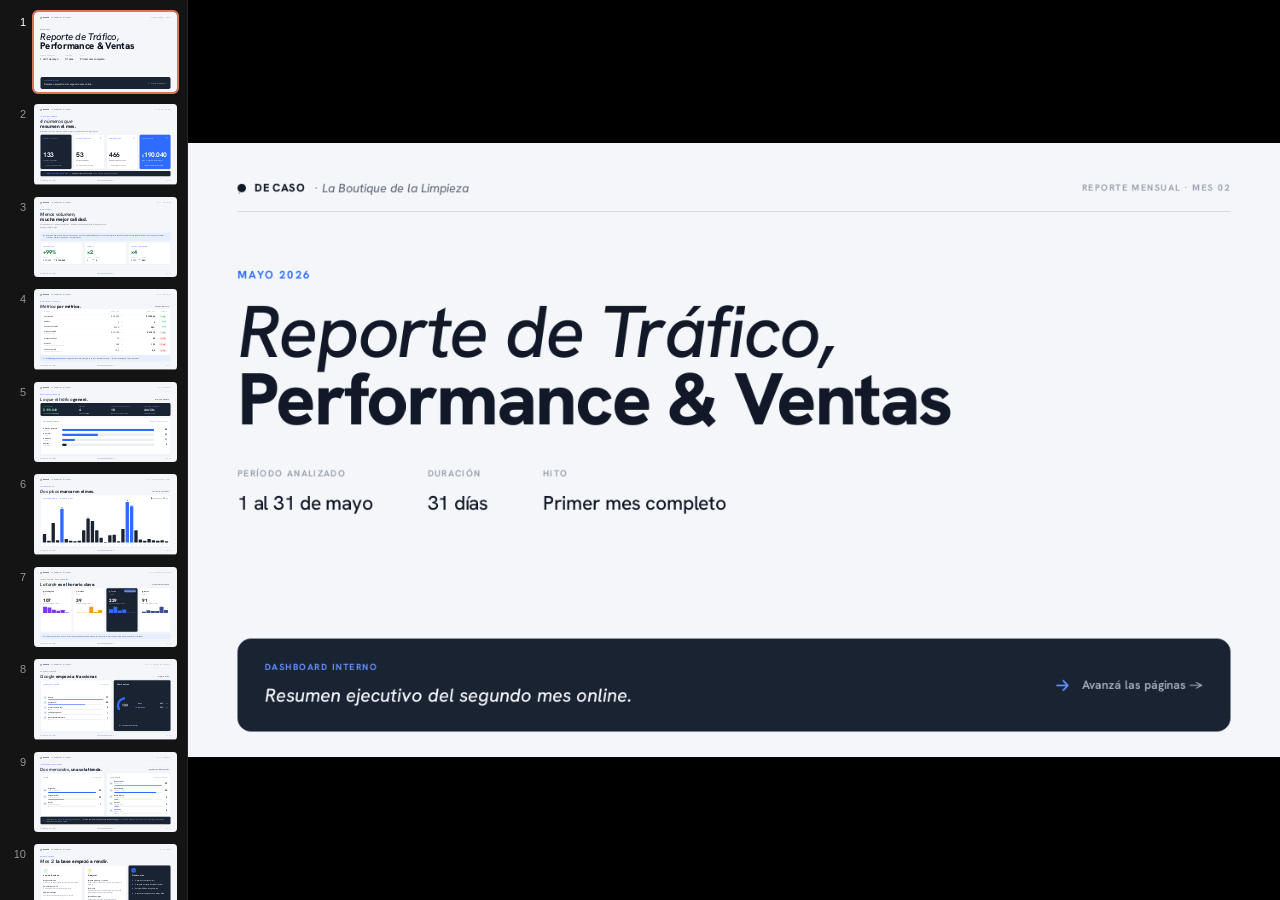
<file: presentacion.html>
<!DOCTYPE html>
<html lang="es-AR">
<head>
<meta charset="UTF-8">
<meta name="viewport" content="width=device-width, initial-scale=1.0">
<title>Reporte de Tráfico · Mayo 2026 — La Boutique de la Limpieza</title>
<link rel="preconnect" href="https://fonts.googleapis.com">
<link rel="preconnect" href="https://fonts.gstatic.com" crossorigin>
<link href="https://fonts.googleapis.com/css2?family=Hanken+Grotesk:wght@400;500;600;700;800&family=Playfair+Display:ital,wght@0,500;0,600;0,700;0,800;0,900;1,500;1,600;1,700&display=swap" rel="stylesheet">
<link rel="stylesheet" href="report.css">
<link rel="stylesheet" href="deck.css">
</head>
<body>
<deck-stage width="1280" height="720">

  <!-- 1 · COVER -->
  <section class="slide cover" data-label="Portada">
    <div class="cover-inner">
      <div class="s-bar">
        <div class="s-bar-brand"><span class="dot"></span><b>De Caso</b><span>La Boutique de la Limpieza</span></div>
        <div class="s-bar-meta">Reporte mensual · Mes 02</div>
      </div>
      <div class="cover-mid">
        <p class="cover-eyebrow">Mayo 2026</p>
        <h1 class="cover-h1"><em>Reporte de Tráfico,</em><br>Performance &amp; Ventas</h1>
        <div class="cover-meta">
          <div class="cm"><small>Período analizado</small><b>1 al 31 de mayo</b></div>
          <div class="cm"><small>Duración</small><b>31 días</b></div>
          <div class="cm"><small>Hito</small><b>Primer mes completo</b></div>
        </div>
      </div>
      <div class="cover-band">
        <div>
          <p class="cb-label">Dashboard interno</p>
          <p class="cb-text">Resumen ejecutivo del segundo mes online.</p>
        </div>
        <span class="cb-next">
          <svg viewBox="0 0 24 24" fill="none" stroke="currentColor" stroke-width="2" stroke-linecap="round" stroke-linejoin="round"><path d="M5 12h14M13 6l6 6-6 6"/></svg>
          Avanzá las páginas →
        </span>
      </div>
    </div>
  </section>

  <!-- 2 · KPIs -->
  <section class="slide" data-label="KPIs del mes">
    <div class="s-bar">
      <div class="s-bar-brand"><span class="dot"></span><b>De Caso</b><span>La Boutique de la Limpieza</span></div>
      <div class="s-bar-meta">02 / 10 · KPIs del mes</div>
    </div>
    <div class="s-head">
      <p class="s-eyebrow">Lo que pasó en mayo</p>
      <h2 class="s-title"><em>4 números que</em><br>resumen el mes.</h2>
      <p class="s-sub">Datos del 1 al 31 de mayo de 2026 · primer mes calendario completo online.</p>
    </div>
    <div class="s-body">
      <div class="kpi-grid-4">
        <div class="card kpi dark">
          <span class="eyebrow">Sesiones del sitio</span>
          <svg class="kpi-ic" viewBox="0 0 24 24" fill="none" stroke="currentColor" stroke-width="1.8" stroke-linecap="round" stroke-linejoin="round"><path d="M2 12s3.5-7 10-7 10 7 10 7-3.5 7-10 7-10-7-10-7z"/><circle cx="12" cy="12" r="3"/></svg>
          <div class="kpi-row"><span class="kpi-num tnum">133</span></div>
          <span class="kpi-cap">sesiones registradas</span>
          <span class="kpi-foot">↗ +7,3% vs. período anterior</span>
        </div>
        <div class="card kpi">
          <span class="eyebrow">Visitantes únicos</span>
          <svg class="kpi-ic" viewBox="0 0 24 24" fill="none" stroke="currentColor" stroke-width="1.8" stroke-linecap="round" stroke-linejoin="round"><circle cx="9" cy="8" r="3.2"/><path d="M3 20c0-3.3 2.7-5.5 6-5.5s6 2.2 6 5.5"/><path d="M16 5.2A3 3 0 0 1 16 11M21 20c0-2.6-1.4-4.5-3.5-5.2"/></svg>
          <div class="kpi-row"><span class="kpi-num tnum">53</span></div>
          <span class="kpi-cap">personas distintas</span>
          <span class="kpi-foot">≈ 2,5 sesiones por persona</span>
        </div>
        <div class="card kpi">
          <span class="eyebrow">Páginas vistas</span>
          <svg class="kpi-ic" viewBox="0 0 24 24" fill="none" stroke="currentColor" stroke-width="1.8" stroke-linecap="round" stroke-linejoin="round"><path d="M12 3l9 5-9 5-9-5 9-5z"/><path d="M3 13l9 5 9-5"/></svg>
          <div class="kpi-row"><span class="kpi-num tnum">466</span></div>
          <span class="kpi-cap">páginas vistas en el mes</span>
          <span class="kpi-foot">↗ 3,50 páginas por sesión</span>
        </div>
        <div class="card kpi gold">
          <span class="eyebrow">Facturación</span>
          <svg class="kpi-ic" viewBox="0 0 24 24" fill="none" stroke="currentColor" stroke-width="1.8" stroke-linecap="round" stroke-linejoin="round"><rect x="3" y="4" width="18" height="17" rx="3"/><path d="M3 9h18M8 2v4M16 2v4"/></svg>
          <div class="kpi-row"><span class="kpi-num tnum"><small>$</small>190.040</span></div>
          <span class="kpi-cap">ARS · 4 pedidos completados</span>
          <span class="kpi-foot">↗ Ticket promedio: $47.510 ARS</span>
        </div>
      </div>
    </div>
    <div class="band dark" style="margin-bottom:14px;">
      <svg viewBox="0 0 24 24" width="17" height="17" fill="none" stroke="var(--gold-bright)" stroke-width="2" stroke-linecap="round" stroke-linejoin="round"><path d="M3 17l6-6 4 4 7-7"/><path d="M14 7h7v7"/></svg>
      <span><b>Tasa de conversión global · 3,0%</b> &nbsp;—&nbsp; <em>4 pedidos sobre 133 sesiones</em>, cuatro veces la tasa de abril (0,75%).</span>
    </div>
    <div class="s-foot"><span class="sf-l">Confidencial · Uso interno</span><span class="sf-c">laboutiquedelalimpieza.com.ar</span><span class="sf-r">02 / 10</span></div>
  </section>

  <!-- 3 · MAYO VS ABRIL — wins -->
  <section class="slide" data-label="Mayo vs Abril">
    <div class="s-bar">
      <div class="s-bar-brand"><span class="dot"></span><b>De Caso</b><span>La Boutique de la Limpieza</span></div>
      <div class="s-bar-meta">03 / 10 · Evolución</div>
    </div>
    <div class="s-head">
      <p class="s-eyebrow">Mayo vs Abril</p>
      <h2 class="s-title"><em>Menos volumen,</em><br>mucha mejor calidad.</h2>
      <p class="s-sub">El segundo mes —primero completo— frente al mes de lanzamiento. El negocio creció aunque el tráfico bajó.</p>
    </div>
    <div class="s-body">
      <div class="cmp-note" style="margin-bottom:20px;">
        <svg viewBox="0 0 24 24" fill="none" stroke="currentColor" stroke-width="2.2" stroke-linecap="round" stroke-linejoin="round"><circle cx="12" cy="12" r="10"/><path d="M12 16v-5M12 8h.01"/></svg>
        <p><b>Para leerlo bien:</b> abril fue el mes de lanzamiento y cubre solo <b>18 días (13–30 abr)</b>, con el pico de inauguración. Mayo es el <b>primer mes completo (31 días)</b>. Por eso comparamos calidad —conversión, pedidos y facturación— más que volumen.</p>
      </div>
      <div class="cmp-hero-grid">
        <div class="card cmp-card">
          <span class="eyebrow">Facturación</span>
          <div class="cmp-delta up">+99%</div>
          <div class="cmp-flow"><span class="leg abr"><small>Abril</small><b>$ 95.400</b></span><span class="arrow">→</span><span class="leg may"><small>Mayo</small><b>$ 190.040</b></span></div>
        </div>
        <div class="card cmp-card">
          <span class="eyebrow">Pedidos</span>
          <div class="cmp-delta up">×2</div>
          <div class="cmp-flow"><span class="leg abr"><small>Abril</small><b>2</b></span><span class="arrow">→</span><span class="leg may"><small>Mayo</small><b>4</b></span></div>
        </div>
        <div class="card cmp-card">
          <span class="eyebrow">Tasa de conversión</span>
          <div class="cmp-delta up">×4</div>
          <div class="cmp-flow"><span class="leg abr"><small>Abril</small><b>0,75%</b></span><span class="arrow">→</span><span class="leg may"><small>Mayo</small><b>3,0%</b></span></div>
        </div>
      </div>
    </div>
    <div class="s-foot"><span class="sf-l">Confidencial · Uso interno</span><span class="sf-c">laboutiquedelalimpieza.com.ar</span><span class="sf-r">03 / 10</span></div>
  </section>

  <!-- 4 · MAYO VS ABRIL — tabla -->
  <section class="slide" data-label="Mayo vs Abril — detalle">
    <div class="s-bar">
      <div class="s-bar-brand"><span class="dot"></span><b>De Caso</b><span>La Boutique de la Limpieza</span></div>
      <div class="s-bar-meta">04 / 10 · Evolución</div>
    </div>
    <div class="s-head row">
      <div class="s-headings">
        <p class="s-eyebrow">Mayo vs Abril · detalle</p>
        <h2 class="s-title"><em>Métrica</em> por métrica.</h2>
      </div>
      <span class="s-tag">Abril 18 d · Mayo 31 d</span>
    </div>
    <div class="s-body">
      <div class="card pad" style="padding:10px 28px;">
        <div class="cmp-row head"><span>Métrica</span><span class="ta-r">Abril · 18 d</span><span></span><span class="ta-r">Mayo · 31 d</span><span class="ta-r">Cambio</span></div>
        <div id="cmpTable"></div>
      </div>
    </div>
    <div class="band gold" style="margin-bottom:14px;">
      <svg viewBox="0 0 24 24" width="17" height="17" fill="none" stroke="var(--gold-deep)" stroke-width="2" stroke-linecap="round" stroke-linejoin="round"><path d="M3 17l6-6 4 4 7-7"/><path d="M14 7h7v7"/></svg>
      <span><b>El SEO empezó a traccionar:</b> la orgánica creció 56% y Google ya es la 2.ª fuente de sesiones — tal como anticipaba el reporte de abril.</span>
    </div>
    <div class="s-foot"><span class="sf-l">Confidencial · Uso interno</span><span class="sf-c">laboutiquedelalimpieza.com.ar</span><span class="sf-r">04 / 10</span></div>
  </section>

  <!-- 5 · NEGOCIO + FUNNEL -->
  <section class="slide" data-label="Resultados del negocio">
    <div class="s-bar">
      <div class="s-bar-brand"><span class="dot"></span><b>De Caso</b><span>La Boutique de la Limpieza</span></div>
      <div class="s-bar-meta">05 / 10 · Negocio</div>
    </div>
    <div class="s-head row">
      <div class="s-headings">
        <p class="s-eyebrow">Resultados del negocio</p>
        <h2 class="s-title"><em>Lo que el tráfico</em> generó.</h2>
      </div>
      <span class="s-tag">Facturación $ 190.040</span>
    </div>
    <div class="s-body">
      <div class="stack">
        <div class="card biz">
          <div class="biz-grid">
            <div class="biz-cell"><span class="eyebrow">Facturación</span><div class="biz-num money tnum">$ 190.040</div><span class="biz-foot">Ticket promedio <b>$ 47.510</b></span></div>
            <div class="biz-cell"><span class="eyebrow">Pedidos</span><div class="biz-num tnum">4</div><span class="biz-foot">Conversión <b>3,0%</b></span></div>
            <div class="biz-cell"><span class="eyebrow">Usuarios recurrentes</span><div class="biz-num tnum">10</div><span class="biz-foot">Más de una visita histórica</span></div>
            <div class="biz-cell"><span class="eyebrow">Duración promedio</span><div class="biz-num tnum">4m 13s</div><span class="biz-foot">Tiempo por sesión</span></div>
          </div>
        </div>
        <div class="card pad fill-card" style="flex:1;">
          <div class="section-head" style="margin:0 0 4px;">
            <div><span class="eyebrow">Embudo de compra</span></div>
            <span class="section-note">Páginas vistas por etapa</span>
          </div>
          <div class="funnel" id="funnel"></div>
        </div>
      </div>
    </div>
    <div class="s-foot"><span class="sf-l">Confidencial · Uso interno</span><span class="sf-c">laboutiquedelalimpieza.com.ar</span><span class="sf-r">05 / 10</span></div>
  </section>

  <!-- 6 · DAILY -->
  <section class="slide" data-label="Sesiones por día">
    <div class="s-bar">
      <div class="s-bar-brand"><span class="dot"></span><b>De Caso</b><span>La Boutique de la Limpieza</span></div>
      <div class="s-bar-meta">06 / 10 · Comportamiento diario</div>
    </div>
    <div class="s-head row">
      <div class="s-headings">
        <p class="s-eyebrow">Sesiones por día</p>
        <h2 class="s-title"><em>Dos picos</em> marcaron el mes.</h2>
      </div>
      <span class="s-tag">Pico: 21 may · 66 sesiones</span>
    </div>
    <div class="s-body">
      <div class="card chart-wrap fill-card" style="height:100%;">
        <div class="section-head" style="margin:2px 6px 0;">
          <div><span class="eyebrow">Evolución diaria — 30 abr al 31 may</span></div>
          <div class="chart-legend"><span><i style="background:var(--ink-card)"></i>Día estándar</span><span><i style="background:var(--gold-card)"></i>Pico</span></div>
        </div>
        <div class="bars" id="dailyBars"></div>
        <div class="axis-row" id="dailyAxis"></div>
      </div>
    </div>
    <div class="s-foot"><span class="sf-l">Confidencial · Uso interno</span><span class="sf-c">laboutiquedelalimpieza.com.ar</span><span class="sf-r">06 / 10</span></div>
  </section>

  <!-- 7 · TIME OF DAY -->
  <section class="slide" data-label="Franja horaria">
    <div class="s-bar">
      <div class="s-bar-brand"><span class="dot"></span><b>De Caso</b><span>La Boutique de la Limpieza</span></div>
      <div class="s-bar-meta">07 / 10 · Cuándo nos visitan</div>
    </div>
    <div class="s-head row">
      <div class="s-headings">
        <p class="s-eyebrow">Franja horaria · hora Argentina</p>
        <h2 class="s-title"><em>La tarde</em> es el horario clave.</h2>
      </div>
      <span class="s-tag">La tarde concentra el 49%</span>
    </div>
    <div class="s-body">
      <div class="tod-grid" id="todGrid" style="height:100%; align-items:stretch;"></div>
    </div>
    <div class="band gold" style="margin-bottom:14px;">
      <svg viewBox="0 0 24 24" width="17" height="17" fill="none" stroke="var(--gold-deep)" stroke-width="2" stroke-linecap="round" stroke-linejoin="round"><circle cx="12" cy="12" r="4.5"/><path d="M12 2v2M12 20v2M2 12h2M20 12h2"/></svg>
      <span><b>Lectura:</b> entre las 12 y las 18 h ocurrió casi la mitad del tráfico del mes, con pico a las 13 h. Es la mejor franja para promociones y campañas.</span>
    </div>
    <div class="s-foot"><span class="sf-l">Confidencial · Uso interno</span><span class="sf-c">laboutiquedelalimpieza.com.ar</span><span class="sf-r">07 / 10</span></div>
  </section>

  <!-- 8 · ORIGEN + DISPOSITIVOS -->
  <section class="slide" data-label="Origen de los visitantes">
    <div class="s-bar">
      <div class="s-bar-brand"><span class="dot"></span><b>De Caso</b><span>La Boutique de la Limpieza</span></div>
      <div class="s-bar-meta">08 / 10 · Origen de los visitantes</div>
    </div>
    <div class="s-head row">
      <div class="s-headings">
        <p class="s-eyebrow">De dónde llegaron</p>
        <h2 class="s-title"><em>Google</em> empezó a traccionar.</h2>
      </div>
      <span class="s-tag">Orgánica ▲ 56%</span>
    </div>
    <div class="s-body">
      <div class="two-col wide-l">
        <div class="card pad fill-card">
          <div class="section-head" style="margin:0 0 16px;"><div><span class="eyebrow">Fuentes de tráfico</span></div><span class="section-note">133 sesiones</span></div>
          <div class="bar-list" id="sources"></div>
        </div>
        <div class="card donut-card on-dark fill-card">
          <h4>Cómo entran</h4>
          <div class="donut-body" style="margin:auto 0;">
            <div class="donut" id="donutDevice"><div class="donut-center"><span class="dc-num">133</span><span class="dc-label">Sesiones</span></div></div>
            <div class="legend" id="legendDevice"></div>
          </div>
          <div class="band dark" style="margin-top:6px; padding:11px 16px;"><span><b>65%</b> &nbsp;<em>entra desde el celular</em></span></div>
        </div>
      </div>
    </div>
    <div class="s-foot"><span class="sf-l">Confidencial · Uso interno</span><span class="sf-c">laboutiquedelalimpieza.com.ar</span><span class="sf-r">08 / 10</span></div>
  </section>

  <!-- 9 · GEOGRAFÍA -->
  <section class="slide" data-label="De dónde nos visitan">
    <div class="s-bar">
      <div class="s-bar-brand"><span class="dot"></span><b>De Caso</b><span>La Boutique de la Limpieza</span></div>
      <div class="s-bar-meta">09 / 10 · Geografía</div>
    </div>
    <div class="s-head row">
      <div class="s-headings">
        <p class="s-eyebrow">¿Desde dónde nos visitan?</p>
        <h2 class="s-title"><em>Dos mercados,</em> una sola tienda.</h2>
      </div>
      <span class="s-tag">Argentina 74% · Miami presente</span>
    </div>
    <div class="s-body">
      <div class="two-col">
        <div class="card pad fill-card"><div class="section-head" style="margin:0 0 16px;"><div><span class="eyebrow">Países</span></div><span class="section-note">133 sesiones</span></div><div class="bar-list" id="countries"></div></div>
        <div class="card pad fill-card"><div class="section-head" style="margin:0 0 16px;"><div><span class="eyebrow">Top ciudades</span></div><span class="section-note">77 geolocalizadas</span></div><div class="bar-list" id="cities"></div></div>
      </div>
    </div>
    <div class="band dark" style="margin-bottom:14px;">
      <svg viewBox="0 0 24 24" width="17" height="17" fill="none" stroke="var(--gold-bright)" stroke-width="2" stroke-linecap="round" stroke-linejoin="round"><circle cx="12" cy="12" r="9"/><path d="M3 12h18M12 3c2.5 2.7 2.5 15.3 0 18M12 3c-2.5 2.7-2.5 15.3 0 18"/></svg>
      <span><b>CABA lidera con el 41% del tráfico geolocalizado.</b> &nbsp;—&nbsp; <em>El foco comercial coincide con la zona de entrega.</em> El crecimiento debe apuntar a atraer más compradores locales de calidad dentro de CABA y GBA.</span>
    </div>
    <div class="s-foot"><span class="sf-l">Confidencial · Uso interno</span><span class="sf-c">laboutiquedelalimpieza.com.ar</span><span class="sf-r">09 / 10</span></div>
  </section>

  <!-- 10 · CIERRE -->
  <section class="slide" data-label="Balance del mes">
    <div class="s-bar">
      <div class="s-bar-brand"><span class="dot"></span><b>De Caso</b><span>La Boutique de la Limpieza</span></div>
      <div class="s-bar-meta">10 / 10 · Cierre</div>
    </div>
    <div class="s-head">
      <p class="s-eyebrow">Balance del mes</p>
      <h2 class="s-title"><em>Mes 2:</em> la base empezó a rendir.</h2>
    </div>
    <div class="s-body">
      <div class="three-col">
        <div class="card pad fill-card">
          <div class="insight-ic ic-green" style="margin-bottom:14px;"><svg viewBox="0 0 24 24" fill="none" stroke="currentColor" stroke-width="2.2" stroke-linecap="round" stroke-linejoin="round"><path d="M20 6L9 17l-5-5"/></svg></div>
          <h4 class="serif" style="font-size:19px; margin:0 0 14px;">Lo que funcionó</h4>
          <div class="bal-list">
            <p><b>Mejor conversión</b><span>0,75% → 3,0%. Menos gente, pero mucho más decidida.</span></p>
            <p><b>Facturación casi x2</b><span>$190.040 con ticket alto sostenido ($47.510).</span></p>
            <p><b>SEO traccionando</b><span>La orgánica creció 56%; Google ya es 2.ª fuente.</span></p>
          </div>
        </div>
        <div class="card pad fill-card">
          <div class="insight-ic ic-amber" style="margin-bottom:14px;"><svg viewBox="0 0 24 24" fill="none" stroke="currentColor" stroke-width="2.2" stroke-linecap="round" stroke-linejoin="round"><path d="M3 17l6-6 4 4 7-7"/><path d="M14 7h7v7"/></svg></div>
          <h4 class="serif" style="font-size:19px; margin:0 0 14px;">A mejorar</h4>
          <div class="bal-list">
            <p><b>Embudo producto → carrito</b><span>De 80 vistas de producto a 31 carritos. Ahí se pierde la mayoría.</span></p>
            <p><b>Foco local</b><span>El tráfico debe crecer en CABA y GBA, donde la tienda puede entregar rápido y convertir mejor.</span></p>
            <p><b>Volumen de visitas</b><span>Sostener tráfico sin el envión del lanzamiento.</span></p>
          </div>
        </div>
        <div class="card pad fill-card" style="background:var(--ink-card); border-color:var(--ink-card);">
          <div class="insight-ic" style="margin-bottom:14px; background:var(--gold-card); color:var(--ink-card);"><svg viewBox="0 0 24 24" fill="none" stroke="currentColor" stroke-width="2.2" stroke-linecap="round" stroke-linejoin="round"><circle cx="12" cy="12" r="9"/><path d="M12 8v4l3 2"/></svg></div>
          <h4 class="serif" style="font-size:19px; margin:0 0 14px; color:var(--on-dark);">Próximo mes</h4>
          <div class="bal-list dark">
            <p><span class="n">01</span><b>Optimizar checkout móvil</b></p>
            <p><span class="n">02</span><b>Campaña en franja de tarde (12–18 h)</b></p>
            <p><span class="n">03</span><b>Empujar SEO de categorías top</b></p>
            <p><span class="n">04</span><b>Concentrar campañas en CABA y GBA</b></p>
          </div>
        </div>
      </div>
    </div>
    <div class="s-foot"><span class="sf-l">Confidencial · Uso interno</span><span class="sf-c">laboutiquedelalimpieza.com.ar</span><span class="sf-r">10 / 10</span></div>
  </section>

</deck-stage>

<script src="charts.js"></script>
<script src="deck-stage.js"></script>
</body>
</html>
</file>
<file: report.css>
/* ============================================================
   La Boutique de la Limpieza — Editorial report system "DE CASO"
   Lifted from the April 2026 PDF: warm cream surfaces, high-contrast
   serif display (italic + bold roman), gold/camel accent, and a card
   system mixing near-black, cream and gold cards with serif numerals.
   ============================================================ */

:root {
  /* ---- type (unified sans, modern dashboard look) ---- */
  --sans: "Plus Jakarta Sans", "Hanken Grotesk", "Inter", -apple-system, BlinkMacSystemFont, "Segoe UI", sans-serif;
  --serif: var(--sans);

  /* ---- light surfaces (admin-panel style) ---- */
  --bg: #F4F6FA;          /* page bg — cool light gray */
  --bg-2: #EBEEF3;        /* track / well */
  --card: #FFFFFF;        /* pure white card */
  --ink-card: #1A2332;    /* dark navy card (used sparingly) */
  --ink-card-2: #243049;
  --gold-card: #2F6BFF;   /* primary blue accent fill (was camel gold) */
  --border: #E5E8EE;      /* cool hairline */
  --border-strong: #D6DBE3;
  --border-dark: rgba(255,255,255,.12);

  /* ---- ink ---- */
  --ink: #111827;         /* near-black text */
  --ink-2: #374151;       /* dark gray */
  --ink-3: #6B7280;       /* medium gray */
  --label: #9CA3AF;       /* muted label */
  --on-dark: #F1F4F9;     /* text on dark cards */
  --on-dark-soft: #A8B0C2;
  --on-gold: #FFFFFF;     /* text on blue accent cards */
  --on-gold-soft: #DCE6FF;

  /* ---- BLUE accent (mapped over former gold tokens for HTML compat) ---- */
  --gold: #2F6BFF;        /* primary blue (eyebrows / accents) */
  --gold-bright: #6390FF; /* blue lighter (for dark backgrounds) */
  --gold-deep: #1F4DCF;   /* blue darker */
  --gold-soft: #E6EFFF;   /* blue tint background */
  --gold-line: #BFD4FF;   /* blue light border */

  /* ---- chart spectrum (modern, cool) ---- */
  --c-indigo: #6366F1;
  --c-orange: #F59E0B;
  --c-yellow: #FCD34D;
  --c-tan:    #2F6BFF;

  /* ---- semantics (clean, dashboard) ---- */
  --green: #16A34A;
  --green-ink: #15803D;
  --green-050: #DCFCE7;
  --red: #DC2626;
  --red-050: #FEE2E2;
  --amber: #D97706;
  --amber-050: #FEF3C7;
  --purple: #7C3AED;
  --purple-050: #EDE9FE;

  /* ---- shape ---- */
  --r-card: 12px;
  --r-inner: 8px;
  --r-pill: 999px;
  --sh-card: 0 1px 2px rgba(17,24,39,.05), 0 1px 3px rgba(17,24,39,.06);
  --sh-soft: 0 1px 2px rgba(17,24,39,.04), 0 12px 28px -14px rgba(17,24,39,.14);

  --maxw: 1240px;
}

* { box-sizing: border-box; }
html { -webkit-text-size-adjust: 100%; }

body {
  margin: 0;
  font-family: var(--sans);
  background: var(--bg);
  color: var(--ink);
  line-height: 1.5;
  font-weight: 500;
  -webkit-font-smoothing: antialiased;
  text-rendering: optimizeLegibility;
}

.page { max-width: var(--maxw); margin: 0 auto; padding: 44px 40px 72px; }

.tnum { font-variant-numeric: tabular-nums; font-feature-settings: "tnum" 1; }
.serif { font-family: var(--serif); }

/* ------------------------------------------------------------ section scaffolding */
.section { margin-top: 46px; }
.section-head {
  display: flex; align-items: baseline; justify-content: space-between;
  gap: 18px; margin: 0 2px 18px;
}
.section-title {
  font-family: var(--serif);
  font-size: 28px; font-weight: 700; letter-spacing: -0.025em;
  color: var(--ink); margin: 0; line-height: 1.15;
}
.section-sub { font-size: 14px; color: var(--ink-3); margin: 7px 0 0; font-weight: 500; }
.section-note {
  font-size: 11px; color: var(--label); font-weight: 700; white-space: nowrap;
  letter-spacing: .1em; text-transform: uppercase;
}

.eyebrow {
  font-size: 11px; font-weight: 700; letter-spacing: .16em; text-transform: uppercase;
  color: var(--gold);
}

/* ------------------------------------------------------------ card */
.card {
  background: var(--card);
  border: 1px solid var(--border);
  border-radius: var(--r-card);
  box-shadow: var(--sh-card);
}
.card.pad { padding: 24px 26px; }

.grid { display: grid; gap: 16px; }
.g-2 { grid-template-columns: repeat(2, 1fr); }
.g-3 { grid-template-columns: repeat(3, 1fr); }
.g-4 { grid-template-columns: repeat(4, 1fr); }

/* ============================================================ HEADER (web report) */
.report-head {
  position: relative;
  display: grid;
  grid-template-columns: minmax(0, 1fr) auto;
  grid-template-areas:
    "brand brand"
    "title meta";
  column-gap: 28px;
  padding: 0 0 30px;
  border-bottom: 1px solid var(--border-strong);
}
.report-head::after { display: none; }
.report-head .head-left { grid-area: title; }

/* top utility bar (brand + month switcher) */
.brand {
  grid-area: brand;
  display: flex; align-items: center; gap: 11px; flex-wrap: wrap; row-gap: 12px;
  padding-bottom: 22px; margin-bottom: 0;
  border-bottom: 1px solid var(--border-strong);
}
.brand-mark {
  width: 11px; height: 11px; border-radius: 50%;
  background: var(--ink); color: transparent;
  display: inline-block; font-size: 0; box-shadow: none; flex: none;
}
.brand-name { display: flex; align-items: baseline; gap: 10px; line-height: 1; }
.brand-name b { font-size: 14.5px; font-weight: 800; letter-spacing: .04em; text-transform: uppercase; color: var(--ink); }
.brand-name span {
  font-family: var(--serif); font-style: italic; font-size: 15px;
  color: var(--ink-3); font-weight: 400; letter-spacing: 0; text-transform: none;
}
.brand-name span::before { content: "·  "; color: var(--label); font-style: normal; }

.report-title {
  font-size: 11px; font-weight: 700; color: var(--gold);
  letter-spacing: .16em; text-transform: uppercase; margin: 30px 0 14px;
}
.report-h1 {
  font-family: var(--serif);
  font-size: 64px; font-weight: 700; letter-spacing: -0.035em;
  margin: 0; color: var(--ink); line-height: 1.0;
}
.report-h1 em { font-style: normal; font-weight: 400; color: var(--ink-3); }
.report-desc {
  font-size: 16px; color: var(--ink-2); margin: 20px 0 0; max-width: 60ch; font-weight: 500;
}

.head-right { display: flex; flex-direction: column; align-items: flex-end; gap: 12px; }
.range-pill {
  display: inline-flex; align-items: center; gap: 9px;
  background: transparent; border: 1px solid var(--border-strong);
  color: var(--ink-2); font-weight: 700; font-size: 12.5px;
  padding: 8px 15px; border-radius: var(--r-pill); white-space: nowrap;
  letter-spacing: .02em;
}
.range-pill svg { width: 14px; height: 14px; color: var(--gold); }
.head-meta { text-align: right; font-size: 12px; color: var(--ink-3); font-weight: 600; }
.head-meta b { color: var(--ink-2); }

/* the web-report header: date + meta sit bottom-right, aligned with the title */
.report-head .head-right {
  grid-area: meta;
  position: static;
  align-self: end;
  flex-direction: column; align-items: flex-end;
  gap: 10px; height: auto;
}

/* ---- month switcher (segmented control) ---- */
.month-switch {
  margin-left: auto;
  display: inline-flex; align-items: center; gap: 2px;
  padding: 4px 4px 4px 9px;
  background: var(--bg-2);
  border: 1px solid var(--border);
  border-radius: var(--r-pill);
}
.month-switch .ms-ic { display: inline-flex; color: var(--label); margin-right: 3px; }
.month-switch .ms-ic svg { width: 15px; height: 15px; }
.ms-item {
  display: inline-flex; align-items: baseline; gap: 5px;
  padding: 6px 14px; border-radius: var(--r-pill);
  font-size: 12.5px; font-weight: 700; color: var(--ink-3);
  text-decoration: none; letter-spacing: .01em; white-space: nowrap;
  transition: background .15s ease, color .15s ease, box-shadow .15s ease;
}
.ms-item i { font-style: normal; font-size: 11px; font-weight: 600; color: var(--label); }
.ms-item:hover { color: var(--ink); background: rgba(17,24,39,.05); }
.ms-item.is-active { background: var(--card); color: var(--ink); box-shadow: var(--sh-card); cursor: default; }
.ms-item.is-active i { color: var(--gold); }

/* header stacks on narrow screens */
@media (max-width: 720px) {
  .report-head {
    grid-template-columns: 1fr;
    grid-template-areas: "brand" "title" "meta";
  }
  .report-head .head-right { align-items: flex-start; margin-top: 18px; }
  .head-meta { text-align: left; }
  .month-switch { margin-left: 0; }
}

/* ============================================================ KPI cards */
.kpi {
  position: relative;
  padding: 22px 24px 22px;
  display: flex; flex-direction: column; gap: 0;
  min-height: 196px;
}
.kpi::before { display: none; }
.kpi .eyebrow { color: var(--gold); }
.kpi-row { display: flex; align-items: flex-start; justify-content: space-between; gap: 10px; margin-top: auto; }
.kpi-num {
  font-family: var(--serif);
  font-size: 56px; font-weight: 700; letter-spacing: -0.035em;
  color: var(--ink); line-height: 1.0;
}
.kpi-num small { font-size: 30px; font-weight: 700; margin-right: 1px; }
.kpi-foot {
  font-size: 13px; color: var(--ink-3); font-weight: 500; margin-top: 13px;
  padding-top: 13px; border-top: 1px solid var(--border);
}
.kpi-cap { font-size: 13.5px; color: var(--ink-2); font-weight: 500; margin-top: 9px; }

/* dark KPI variant */
.kpi.dark { background: var(--ink-card); border-color: var(--ink-card); }
.kpi.dark .eyebrow { color: var(--gold-bright); }
.kpi.dark .kpi-num { color: var(--on-dark); }
.kpi.dark .kpi-cap { color: var(--on-dark-soft); }
.kpi.dark .kpi-foot { color: var(--on-dark-soft); border-top-color: var(--border-dark); }

/* gold KPI variant */
.kpi.gold { background: var(--gold-card); border-color: var(--gold-card); }
.kpi.gold .eyebrow { color: var(--on-gold-soft); }
.kpi.gold .kpi-num { color: var(--on-gold); }
.kpi.gold .kpi-cap { color: var(--on-gold); opacity: .92; }
.kpi.gold .kpi-foot { color: var(--on-gold); opacity: .92; border-top-color: rgba(255,255,255,.22); }

/* tiny corner icon for kpi cards */
.kpi-ic { position: absolute; top: 22px; right: 24px; width: 17px; height: 17px; color: var(--gold); opacity: .85; }
.kpi.dark .kpi-ic { color: var(--gold-bright); }
.kpi.gold .kpi-ic { color: var(--on-gold); opacity: .8; }

/* delta pill */
.delta {
  display: inline-flex; align-items: center; gap: 4px;
  font-size: 12px; font-weight: 700; font-family: var(--sans);
  padding: 4px 10px; border-radius: var(--r-pill); white-space: nowrap; letter-spacing: .01em;
}
.delta.up { background: var(--green-050); color: var(--green-ink); }
.delta.down { background: var(--red-050); color: var(--red); }
.delta.flat { background: var(--bg-2); color: var(--ink-3); }

/* ============================================================ BUSINESS BAND */
.biz { background: var(--ink-card); border: none; color: var(--on-dark); border-radius: var(--r-card); }
.biz .biz-grid { display: grid; grid-template-columns: 1.1fr 1fr 1fr .9fr; gap: 0; }
.biz-cell { padding: 26px 28px; border-right: 1px solid var(--border-dark); }
.biz-cell:last-child { border-right: none; }
.biz-cell .eyebrow { color: var(--gold-bright); }
.biz-num { font-family: var(--serif); font-size: 38px; font-weight: 800; letter-spacing: -0.02em; margin: 12px 0 6px; color: var(--on-dark); line-height: 1; }
.biz-num.money { color: #86EFAC; }
.biz-foot { font-size: 12.5px; color: var(--on-dark-soft); font-weight: 500; }
.biz-foot b { color: var(--on-dark); font-weight: 700; }

/* ============================================================ FUNNEL */
.funnel { display: flex; flex-direction: column; gap: 12px; }
.funnel-row { display: grid; grid-template-columns: 150px 1fr 104px; align-items: center; gap: 16px; }
.funnel-label { font-size: 14px; font-weight: 700; color: var(--ink); }
.funnel-label small { display: block; font-size: 11px; color: var(--label); font-weight: 600; margin-top: 1px; }
.funnel-bar-track { height: 30px; border-radius: 7px; background: var(--bg-2); overflow: hidden; }
.funnel-bar { height: 100%; border-radius: 7px; background: var(--gold-card); display: flex; align-items: center; }
.funnel-bar.tail { background: var(--ink-card); }
.funnel-val { font-family: var(--serif); font-size: 22px; font-weight: 800; color: var(--ink); text-align: right; }
.funnel-rate { font-size: 11px; font-weight: 600; color: var(--ink-3); font-family: var(--sans); }

/* ============================================================ DAILY CHART */
.chart-wrap { padding: 12px 14px 6px; }
.bars { display: flex; align-items: flex-end; gap: 6px; height: 240px; padding: 22px 4px 0; }
.bar-col { flex: 1; display: flex; flex-direction: column; align-items: center; height: 100%; justify-content: flex-end; min-width: 0; }
.bar { width: 100%; max-width: 24px; border-radius: 3px 3px 0 0; background: var(--ink-card); position: relative; }
.bar.peak { background: var(--gold-card); }
.bar-cap { position: absolute; top: -19px; left: 50%; transform: translateX(-50%); font-size: 11px; font-weight: 700; color: var(--ink); white-space: nowrap; font-family: var(--serif); }
.bar-x { font-size: 10px; color: var(--label); font-weight: 600; margin-top: 8px; white-space: nowrap; }
.axis-row { display: flex; gap: 6px; padding: 0 4px; }
.axis-row .bar-col { height: auto; }
.chart-legend { display: flex; align-items: center; gap: 16px; justify-content: flex-end; }
.chart-legend span { display: inline-flex; align-items: center; gap: 6px; font-size: 11px; font-weight: 600; color: var(--ink-3); letter-spacing: .04em; text-transform: uppercase; }
.chart-legend i { width: 10px; height: 10px; border-radius: 2px; }

/* ============================================================ TIME OF DAY */
.tod-grid { display: grid; grid-template-columns: repeat(4, 1fr); gap: 16px; }
.tod { padding: 20px 22px; border-radius: var(--r-card); border: 1px solid var(--border); background: var(--card); position: relative; overflow: hidden; }
.tod.is-peak { background: var(--ink-card); border-color: var(--ink-card); }
.tod-top { display: flex; align-items: center; justify-content: space-between; gap: 8px; margin-bottom: 4px; }
.tod-name { display: flex; align-items: center; gap: 9px; font-weight: 700; font-size: 14.5px; color: var(--ink); }
.tod.is-peak .tod-name { color: var(--on-dark); }
.tod-dot { width: 12px; height: 12px; border-radius: 50%; flex: none; }
.tod-hours { font-size: 11.5px; color: var(--label); font-weight: 600; }
.tod.is-peak .tod-hours { color: var(--on-dark-soft); }
.tod-num { font-family: var(--serif); font-size: 46px; font-weight: 800; letter-spacing: -0.02em; line-height: 1; margin-top: 14px; color: var(--ink); }
.tod.is-peak .tod-num { color: var(--on-dark); }
.tod-share { font-size: 12px; color: var(--ink-3); font-weight: 500; margin-top: 6px; }
.tod.is-peak .tod-share { color: var(--on-dark-soft); }
.tod-spark { display: flex; align-items: flex-end; gap: 4px; height: 46px; margin-top: 16px; }
.tod-spark i { flex: 1; border-radius: 2px 2px 0 0; min-height: 3px; display: block; }
.peak-tag { position: absolute; top: 14px; right: 14px; background: var(--gold-bright); color: var(--ink-card); font-size: 9.5px; font-weight: 800; letter-spacing: .08em; padding: 3px 9px; border-radius: var(--r-pill); text-transform: uppercase; }

/* ============================================================ DONUTS */
.donut-card { padding: 24px 26px; }
.donut-card > h4 { font-family: var(--serif); font-size: 18px; font-weight: 700; margin: 0 0 20px; color: var(--ink); }
.donut-card.on-dark { background: var(--ink-card); border-color: var(--ink-card); }
.donut-card.on-dark > h4 { color: var(--on-dark); }
.donut-body { display: flex; align-items: center; gap: 20px; }
.donut { width: 132px; height: 132px; border-radius: 50%; flex: none; position: relative; }
.donut::after { content: ""; position: absolute; inset: 19px; background: var(--card); border-radius: 50%; }
.donut-card.on-dark .donut::after { background: var(--ink-card); }
.donut-center { position: absolute; inset: 0; display: flex; flex-direction: column; align-items: center; justify-content: center; gap: 2px; text-align: center; z-index: 2; line-height: 1; }
.donut-center .dc-num { font-family: var(--serif); font-size: 28px; font-weight: 800; color: var(--ink); letter-spacing: -0.01em; line-height: 1; order: 1; }
.donut-center .dc-label { font-size: 8.5px; font-weight: 700; letter-spacing: .12em; text-transform: uppercase; color: var(--label); line-height: 1.1; max-width: 80px; order: 2; }
.donut-card.on-dark .dc-num { color: var(--on-dark); }
.legend { display: flex; flex-direction: column; gap: 11px; flex: 1; min-width: 0; }
.legend-row { display: flex; align-items: center; gap: 10px; font-size: 13.5px; }
.legend-dot { width: 11px; height: 11px; border-radius: 3px; flex: none; }
.legend-name { color: var(--ink-2); font-weight: 600; flex: 1; }
.legend-pct { font-family: var(--serif); font-weight: 700; color: var(--ink); font-size: 16px; }
.legend-cnt { color: var(--label); font-weight: 600; font-size: 11.5px; min-width: 30px; text-align: right; }
.donut-card.on-dark .legend-name { color: var(--on-dark); }
.donut-card.on-dark .legend-pct { color: var(--on-dark); }
.donut-card.on-dark .legend-cnt { color: var(--on-dark-soft); }

/* ============================================================ BAR LIST (geo, sources) */
.bar-list { display: flex; flex-direction: column; gap: 16px; }
.bl-row { display: grid; grid-template-columns: auto 1fr auto; align-items: center; gap: 13px; }
.flag { width: 27px; height: 27px; border-radius: 7px; flex: none; background: var(--gold-soft); border: 1px solid var(--gold-line); display: grid; place-items: center; font-size: 10px; font-weight: 800; color: var(--gold-deep); letter-spacing: .02em; }
.bl-main { min-width: 0; }
.bl-name { font-size: 14px; font-weight: 700; color: var(--ink); display: flex; align-items: center; gap: 8px; }
.bl-sub { font-size: 11px; color: var(--label); font-weight: 600; }
.bl-track { height: 7px; border-radius: 6px; background: var(--bg-2); margin-top: 8px; overflow: hidden; }
.bl-fill { height: 100%; border-radius: 6px; background: var(--gold-card); }
.bl-fill.alt { background: var(--ink-card); }
.bl-val { font-family: var(--serif); font-size: 19px; font-weight: 800; color: var(--ink); text-align: right; min-width: 34px; }
/* dark bar-list */
.card.on-dark { background: var(--ink-card); border-color: var(--ink-card); }
.card.on-dark .eyebrow { color: var(--gold-bright); }
.card.on-dark .bl-name { color: var(--on-dark); }
.card.on-dark .bl-val { color: var(--on-dark); }
.card.on-dark .bl-track { background: rgba(255,255,255,.10); }
.card.on-dark .section-note { color: var(--on-dark-soft); }

/* count rows (top pages) */
.row-list { display: flex; flex-direction: column; }
.rl { display: flex; align-items: center; justify-content: space-between; gap: 12px; padding: 12px 2px; border-bottom: 1px solid var(--border); }
.rl:last-child { border-bottom: none; }
.rl-name { font-size: 14px; font-weight: 600; color: var(--ink-2); }
.rl-name code { font-family: var(--sans); color: var(--ink); font-weight: 700; }
.count-pill { font-family: var(--serif); background: transparent; color: var(--ink); font-weight: 800; font-size: 18px; padding: 0; min-width: 34px; text-align: right; }

/* chips */
.chips { display: flex; flex-wrap: wrap; gap: 8px; }
.chip { display: inline-flex; align-items: center; gap: 7px; background: transparent; border: 1px solid var(--border-strong); padding: 7px 13px; border-radius: var(--r-pill); font-size: 13px; font-weight: 600; color: var(--ink-2); }
.chip b { color: var(--gold-deep); font-weight: 800; font-family: var(--serif); font-size: 14px; }

/* ============================================================ INSIGHTS */
.insight-grid { display: grid; grid-template-columns: repeat(2, 1fr); gap: 16px; }
.insight { padding: 22px 24px; border-radius: var(--r-card); background: var(--card); border: 1px solid var(--border); display: grid; grid-template-columns: auto 1fr; gap: 16px; align-items: start; }
.insight-ic { width: 38px; height: 38px; border-radius: 10px; flex: none; display: grid; place-items: center; }
.insight-ic svg { width: 19px; height: 19px; }
.ic-blue { background: var(--gold-soft); color: var(--gold-deep); }
.ic-green { background: var(--green-050); color: var(--green-ink); }
.ic-amber { background: var(--amber-050); color: var(--amber); }
.ic-purple { background: var(--purple-050); color: var(--purple); }
.insight h4 { font-family: var(--serif); font-size: 18px; font-weight: 700; margin: 1px 0 6px; color: var(--ink); letter-spacing: -0.01em; }
.insight p { font-size: 13.5px; color: var(--ink-2); margin: 0; line-height: 1.55; font-weight: 500; }
.insight p b { color: var(--ink); font-weight: 700; }

.takeaway { margin-top: 16px; padding: 24px 28px; border-radius: var(--r-card); background: var(--ink-card); border: 1px solid var(--ink-card); display: grid; grid-template-columns: auto 1fr; gap: 18px; align-items: center; }
.takeaway .insight-ic { width: 44px; height: 44px; background: var(--gold-card); color: var(--ink-card); }
.takeaway h4 { font-family: var(--serif); font-size: 20px; margin: 0 0 5px; font-weight: 700; color: var(--on-dark); }
.takeaway p { font-size: 14.5px; color: var(--on-dark-soft); margin: 0; font-weight: 500; line-height: 1.55; }
.takeaway p b { color: var(--on-dark); font-weight: 700; }

/* ---- featured "change" card: full width + multi-paragraph + screenshot ---- */
.insight.insight-wide { grid-column: 1 / -1; }
.insight.insight-wide .iw-body > p { margin-top: 0; line-height: 1.6; }
.insight.insight-wide .iw-body > p + p { margin-top: 11px; }

/* a wide (landscape) screenshot fills more of a full-width card */
.shot.shot-wide .shot-btn { max-width: min(780px, 100%); }

/* two screenshots side by side inside a wide card */
.shot-row { display: grid; grid-template-columns: 1fr 1fr; gap: 18px; margin-top: 18px; align-items: start; }
.shot-row .shot { margin-top: 0; }
.shot-row .shot-btn { max-width: 100%; }
.shot-row .shot-scroll { min-width: 0; }
@media (max-width: 720px) { .shot-row { grid-template-columns: 1fr; } }

/* scrollable "mini browser" frame for a full-page screenshot */
.shot-scroll .browser {
  border: 1px solid var(--border-strong); border-radius: 10px;
  overflow: hidden; background: var(--card); box-shadow: var(--sh-card);
}
.browser-bar {
  display: flex; align-items: center; gap: 6px;
  padding: 8px 12px; background: var(--bg-2); border-bottom: 1px solid var(--border);
}
.browser-bar .bdot { width: 9px; height: 9px; border-radius: 50%; background: var(--border-strong); flex: none; }
.browser-bar .burl {
  margin-left: 8px; min-width: 0; flex: 1;
  font-size: 11px; color: var(--ink-3); font-weight: 600;
  white-space: nowrap; overflow: hidden; text-overflow: ellipsis;
  background: var(--card); border: 1px solid var(--border); border-radius: 6px; padding: 3px 10px;
}
.browser-view { height: 300px; overflow-y: auto; overflow-x: hidden; -webkit-overflow-scrolling: touch; }
.browser-view img { display: block; width: 100%; height: auto; }
.browser-view::-webkit-scrollbar { width: 10px; }
.browser-view::-webkit-scrollbar-track { background: var(--bg-2); }
.browser-view::-webkit-scrollbar-thumb { background: var(--border-strong); border-radius: 6px; border: 2px solid var(--card); }

/* screenshot thumbnail inside a card */
.shot { margin: 18px 0 0; }
.shot-btn {
  display: block; position: relative; width: 100%; max-width: 460px;
  padding: 0; border: 1px solid var(--border); border-radius: var(--r-inner);
  background: var(--bg-2); overflow: hidden; cursor: zoom-in;
  box-shadow: var(--sh-card);
  transition: box-shadow .18s ease, transform .18s ease, border-color .18s ease;
}
.shot-btn:hover { box-shadow: var(--sh-soft); transform: translateY(-1px); border-color: var(--border-strong); }
.shot-btn:focus-visible { outline: 2px solid var(--gold); outline-offset: 2px; }
.shot-btn img { display: block; width: 100%; height: auto; }
.shot-zoom {
  position: absolute; right: 10px; bottom: 10px;
  width: 30px; height: 30px; border-radius: 8px;
  background: rgba(17, 24, 39, .78); color: #fff;
  display: grid; place-items: center; backdrop-filter: blur(2px);
}
.shot-zoom svg { width: 15px; height: 15px; }
.shot figcaption { margin-top: 9px; font-size: 11.5px; color: var(--label); font-weight: 600; }

/* ============================================================ LIGHTBOX (image modal) */
.lightbox {
  position: fixed; inset: 0; z-index: 1000;
  display: flex; align-items: center; justify-content: center;
  padding: 4vmin;
  background: rgba(10, 15, 25, .82);
  -webkit-backdrop-filter: blur(2px); backdrop-filter: blur(2px);
  opacity: 0; visibility: hidden;
  transition: opacity .2s ease, visibility .2s ease;
}
.lightbox.open { opacity: 1; visibility: visible; }
.lightbox-fig {
  margin: 0; max-width: min(1100px, 96vw); max-height: 92vh;
  display: flex; flex-direction: column; gap: 10px; align-items: center;
  transform: scale(.96); transition: transform .2s ease;
}
.lightbox.open .lightbox-fig { transform: scale(1); }
.lightbox-fig img {
  max-width: 100%; max-height: 86vh; width: auto; height: auto;
  object-fit: contain; border-radius: 12px; background: #fff;
  box-shadow: 0 24px 60px -12px rgba(0, 0, 0, .6);
}
.lightbox-cap { color: rgba(255, 255, 255, .85); font-size: 12.5px; font-weight: 600; text-align: center; }
.lightbox-cap[hidden] { display: none; }
.lightbox-close {
  position: absolute; top: 18px; right: 20px;
  width: 42px; height: 42px; border-radius: 50%;
  border: 1px solid rgba(255, 255, 255, .25); background: rgba(255, 255, 255, .12);
  color: #fff; font-size: 26px; line-height: 1; cursor: pointer;
  display: grid; place-items: center; transition: background .15s ease;
}
.lightbox-close:hover { background: rgba(255, 255, 255, .24); }
.lightbox-close:focus-visible { outline: 2px solid #fff; outline-offset: 2px; }
body.lightbox-open { overflow: hidden; }
@media (max-width: 640px) {
  .lightbox-close { top: 12px; right: 12px; width: 38px; height: 38px; font-size: 23px; }
  .shot-btn { max-width: 100%; }
}
@media (prefers-reduced-motion: reduce) {
  .lightbox, .lightbox-fig, .shot-btn { transition: none; }
  .lightbox-fig { transform: none; }
}

/* ============================================================ INSIGHT BAND (recurring strip) */
.band { display: flex; align-items: center; gap: 12px; border-radius: var(--r-inner); padding: 14px 20px; font-size: 13.5px; font-weight: 500; line-height: 1.45; }
.band.dark { background: var(--ink-card); color: var(--on-dark-soft); }
.band.dark b { color: var(--gold-bright); font-weight: 700; }
.band.dark em { color: var(--on-dark); font-style: normal; font-weight: 600; }
.band.gold { background: var(--gold-soft); color: var(--ink-2); border: 1px solid var(--gold-line); }
.band.gold b { color: var(--gold-deep); font-weight: 700; }

/* ============================================================ COMPARISON */
.cmp-note { display: flex; gap: 12px; align-items: flex-start; background: var(--gold-soft); border: 1px solid var(--gold-line); border-radius: var(--r-inner); padding: 14px 18px; margin-bottom: 18px; }
.cmp-note svg { width: 18px; height: 18px; color: var(--gold-deep); flex: none; margin-top: 1px; }
.cmp-note p { margin: 0; font-size: 13px; color: var(--ink-2); font-weight: 500; line-height: 1.5; }
.cmp-note p b { color: var(--gold-deep); font-weight: 700; }

.cmp-hero-grid { display: grid; grid-template-columns: repeat(3, 1fr); gap: 16px; margin-bottom: 16px; }
.cmp-card { padding: 22px 24px; position: relative; }
.cmp-card .eyebrow { color: var(--gold); }
.cmp-delta { font-family: var(--serif); font-size: 46px; font-weight: 800; letter-spacing: -0.02em; line-height: 1; margin: 14px 0 14px; }
.cmp-delta.up { color: var(--green-ink); }
.cmp-delta.flat { color: var(--ink-3); }
.cmp-flow { display: flex; align-items: center; gap: 14px; }
.cmp-flow .leg { display: flex; flex-direction: column; }
.cmp-flow .leg small { font-size: 10px; font-weight: 700; letter-spacing: .08em; text-transform: uppercase; color: var(--label); margin-bottom: 3px; }
.cmp-flow .leg b { font-family: var(--serif); font-size: 17px; font-weight: 800; color: var(--ink); }
.cmp-flow .leg.abr b { color: var(--ink-3); }
.cmp-flow .arrow { color: var(--gold); font-weight: 800; font-size: 17px; }

.cmp-row { display: grid; grid-template-columns: 1.5fr 1fr 30px 1fr 92px; align-items: center; gap: 14px; padding: 13px 6px; border-bottom: 1px solid var(--border); }
.cmp-row:last-child { border-bottom: none; }
.cmp-row.head { border-bottom: 1.5px solid var(--border-strong); padding-bottom: 11px; }
.cmp-row.head span { font-size: 10.5px; font-weight: 700; letter-spacing: .1em; text-transform: uppercase; color: var(--label); }
.cmp-row.head .ta-r { text-align: right; }
.cmp-k { font-weight: 700; color: var(--ink); font-size: 14px; }
.cmp-k small { display: block; font-size: 11px; color: var(--label); font-weight: 500; margin-top: 1px; }
.cmp-v { font-family: var(--serif); font-size: 18px; font-weight: 800; text-align: right; }
.cmp-v.abr { color: var(--ink-3); }
.cmp-v.may { color: var(--ink); }
.cmp-arrow { text-align: center; color: var(--gold-line); font-weight: 800; }
.cmp-badge-cell { justify-self: end; }

/* ============================================================ NEXT-STEPS LIST (numbered) */
.next-list { padding: 8px 28px; }
.next-list .nl-row {
  display: grid; grid-template-columns: 56px 1fr; gap: 22px;
  align-items: baseline; padding: 20px 0;
  border-bottom: 1px solid var(--border);
}
.next-list .nl-row:last-child { border-bottom: none; padding-bottom: 8px; }
.next-list .nl-row:first-child { padding-top: 10px; }
.next-list .nl-n {
  font-family: var(--serif); font-size: 30px; font-weight: 700;
  color: var(--gold); letter-spacing: -0.01em; line-height: 1;
  font-variant-numeric: tabular-nums;
}
.next-list .nl-body h5 {
  font-family: var(--sans); font-size: 15px; font-weight: 700;
  color: var(--ink); margin: 2px 0 6px; letter-spacing: -0.005em;
}
.next-list .nl-body p {
  font-size: 13.5px; color: var(--ink-2); margin: 0;
  line-height: 1.55; font-weight: 500;
}
.next-list .nl-body p b { color: var(--ink); font-weight: 700; }

@media (max-width: 640px) {
  .next-list { padding: 4px 18px; }
  .next-list .nl-row { grid-template-columns: 44px 1fr; gap: 14px; padding: 16px 0; }
  .next-list .nl-n { font-size: 24px; }
}

/* ============================================================ FOOTER */
.report-foot { margin-top: 46px; padding-top: 22px; border-top: 1px solid var(--border-strong); display: flex; align-items: center; justify-content: space-between; gap: 16px; font-size: 11.5px; color: var(--ink-3); font-weight: 600; flex-wrap: wrap; }
.report-foot .ft-brand { display: flex; align-items: center; gap: 9px; color: var(--ink-2); font-weight: 700; }
.report-foot .ft-brand .brand-mark { width: 9px; height: 9px; }
.report-foot .dotsep { color: var(--border-strong); }

/* ============================================================ RESPONSIVE */
@media (max-width: 1000px) {
  .g-4 { grid-template-columns: repeat(2, 1fr); }
  .g-3 { grid-template-columns: 1fr; }
  .tod-grid { grid-template-columns: repeat(2, 1fr); }
  .biz .biz-grid { grid-template-columns: repeat(2, 1fr); }
  .biz-cell { border-bottom: 1px solid var(--border-dark); }
  .cmp-hero-grid { grid-template-columns: 1fr; }
  .insight-grid { grid-template-columns: 1fr; }
  .report-h1 { font-size: 54px; }
}
@media (max-width: 640px) {
  .g-4, .g-2, .tod-grid, .biz .biz-grid { grid-template-columns: 1fr; }
  .report-h1 { font-size: 40px; }
  .page { padding: 26px 18px 56px; }
}

/* ============================================================ PRINT */
@media print {
  body { background: #fff; }
  .page { max-width: none; padding: 0; }
  .section { break-inside: avoid; }
}

/* ============================================================ ANIMATIONS
   Gated by `html.js-anim` so the page renders fine without JS.
   `animations.js` adds the gate + the `.in` class on each section. */
html.js-anim .section {
  opacity: 0;
  transform: translateY(24px);
  transition: opacity 650ms cubic-bezier(.22,.61,.36,1),
              transform 650ms cubic-bezier(.22,.61,.36,1);
  will-change: opacity, transform;
}
html.js-anim .section.in { opacity: 1; transform: none; }

/* Cards / insights / tods inside a section: stagger inwards. */
html.js-anim .section .grid > *,
html.js-anim .section .insight-grid > *,
html.js-anim .section .cmp-hero-grid > *,
html.js-anim .section .tod-grid > * {
  opacity: 0;
  transform: translateY(12px);
  transition: opacity 520ms cubic-bezier(.22,.61,.36,1),
              transform 520ms cubic-bezier(.22,.61,.36,1);
}
html.js-anim .section.in .grid > *,
html.js-anim .section.in .insight-grid > *,
html.js-anim .section.in .cmp-hero-grid > *,
html.js-anim .section.in .tod-grid > * {
  opacity: 1;
  transform: none;
}
/* Stagger by position (1..6). */
html.js-anim .section.in .grid > *:nth-child(1),
html.js-anim .section.in .insight-grid > *:nth-child(1),
html.js-anim .section.in .cmp-hero-grid > *:nth-child(1),
html.js-anim .section.in .tod-grid > *:nth-child(1) { transition-delay: 120ms; }
html.js-anim .section.in .grid > *:nth-child(2),
html.js-anim .section.in .insight-grid > *:nth-child(2),
html.js-anim .section.in .cmp-hero-grid > *:nth-child(2),
html.js-anim .section.in .tod-grid > *:nth-child(2) { transition-delay: 200ms; }
html.js-anim .section.in .grid > *:nth-child(3),
html.js-anim .section.in .insight-grid > *:nth-child(3),
html.js-anim .section.in .cmp-hero-grid > *:nth-child(3),
html.js-anim .section.in .tod-grid > *:nth-child(3) { transition-delay: 280ms; }
html.js-anim .section.in .grid > *:nth-child(4),
html.js-anim .section.in .insight-grid > *:nth-child(4),
html.js-anim .section.in .tod-grid > *:nth-child(4) { transition-delay: 360ms; }
html.js-anim .section.in .insight-grid > *:nth-child(5) { transition-delay: 440ms; }
html.js-anim .section.in .insight-grid > *:nth-child(6) { transition-delay: 520ms; }

/* Bars, fills, sparklines: grow from 0 to inline-styled value. */
.bar, .bl-fill, .funnel-bar { transition: height 850ms cubic-bezier(.4,0,.2,1), width 850ms cubic-bezier(.4,0,.2,1); }
.tod-spark i { transition: height 700ms cubic-bezier(.4,0,.2,1); }
html.js-anim .section:not(.in) .bar { height: 0 !important; }
html.js-anim .section:not(.in) .bl-fill,
html.js-anim .section:not(.in) .funnel-bar { width: 0 !important; }
html.js-anim .section:not(.in) .tod-spark i { height: 0 !important; }
html.js-anim .section.in .bar { transition-delay: 280ms; }
html.js-anim .section.in .funnel-bar { transition-delay: 320ms; }
html.js-anim .section.in .tod-spark i { transition-delay: 380ms; }

/* Donut: scale + fade in. */
.donut { transition: transform 760ms cubic-bezier(.34,1.4,.64,1), opacity 480ms ease-out; }
html.js-anim .section:not(.in) .donut { transform: scale(.86); opacity: 0; }
html.js-anim .section.in .donut { transition-delay: 240ms; }

/* Bar-caps: fade with the bar growth (avoid early-pop while bar is short). */
.bar-cap { transition: opacity 400ms ease; }
html.js-anim .section:not(.in) .bar-cap { opacity: 0; }

/* Header: subtle fade-down on first paint (no observer needed). */
html.js-anim .report-head { animation: hero-in 800ms cubic-bezier(.22,.61,.36,1) both; }
@keyframes hero-in {
  from { opacity: 0; transform: translateY(-10px); }
  to   { opacity: 1; transform: none; }
}

/* Respect user preference. */
@media (prefers-reduced-motion: reduce) {
  html.js-anim .section,
  html.js-anim .section .grid > *,
  html.js-anim .section .insight-grid > *,
  html.js-anim .section .cmp-hero-grid > *,
  html.js-anim .section .tod-grid > *,
  html.js-anim .report-head {
    opacity: 1 !important; transform: none !important;
    animation: none !important; transition: none !important;
  }
  .bar, .bl-fill, .funnel-bar, .tod-spark i, .donut, .bar-cap {
    transition: none !important;
  }
}
</file>
<file: deck.css>
/* ============================================================
   Editorial slide framing — "DE CASO" report deck (1280×720)
   Layers on top of report.css. Mirrors the April PDF page system:
   top utility bar, gold eyebrow, serif headline, content, footer.
   ============================================================ */

deck-stage:not(:defined) { visibility: hidden; }
deck-stage { display: block; }
html, body { margin: 0; background: #0e0b08; }

.slide {
  background: var(--bg);
  color: var(--ink);
  font-family: var(--sans);
  padding: 42px 58px 30px;
  display: flex;
  flex-direction: column;
  overflow: hidden;
}
.slide * { box-sizing: border-box; }

/* ---------- top utility bar ---------- */
.s-bar {
  display: flex; align-items: center; justify-content: space-between;
  padding-bottom: 16px; border-bottom: 1px solid var(--border-strong);
  flex: none;
}
.s-bar-brand { display: flex; align-items: center; gap: 10px; white-space: nowrap; }
.s-bar-brand .dot { width: 10px; height: 10px; border-radius: 50%; background: var(--ink); flex: none; }
.s-bar-brand b { font-size: 13px; font-weight: 800; letter-spacing: .05em; text-transform: uppercase; color: var(--ink); white-space: nowrap; }
.s-bar-brand span { font-family: var(--serif); font-style: italic; font-size: 14.5px; color: var(--ink-3); }
.s-bar-brand span::before { content: "·  "; color: var(--label); font-style: normal; }
.s-bar-meta { font-size: 10.5px; font-weight: 700; letter-spacing: .14em; text-transform: uppercase; color: var(--label); }

/* ---------- headline block ---------- */
.s-head { flex: none; padding-top: 22px; }
.s-eyebrow { font-size: 11px; font-weight: 700; letter-spacing: .16em; text-transform: uppercase; color: var(--gold); margin: 0 0 14px; }
.s-title { font-family: var(--serif); font-size: 44px; font-weight: 800; letter-spacing: -0.015em; margin: 0; line-height: 1.0; color: var(--ink); }
.s-title em { font-style: italic; font-weight: 500; }
.s-sub { font-size: 15px; color: var(--ink-3); margin: 14px 0 0; font-weight: 500; max-width: 76ch; }

/* the headline can sit beside a small KPI/tag on the right */
.s-head.row { display: flex; align-items: flex-end; justify-content: space-between; gap: 30px; }
.s-head.row .s-headings { min-width: 0; }
.s-tag {
  display: inline-flex; align-items: center; gap: 8px; flex: none; white-space: nowrap;
  border: 1px solid var(--border-strong); color: var(--ink-2);
  font-weight: 700; font-size: 12.5px; padding: 8px 15px; border-radius: var(--r-pill);
}
.s-tag svg { width: 14px; height: 14px; color: var(--gold); }

/* ---------- body ---------- */
.s-body { flex: 1; min-height: 0; display: flex; flex-direction: column; justify-content: center; padding: 16px 0; }
.s-body.top { justify-content: flex-start; }

/* ---------- footer ---------- */
.s-foot {
  flex: none; padding-top: 13px; border-top: 1px solid var(--border-strong);
  display: grid; grid-template-columns: 1fr auto 1fr; align-items: center;
  font-size: 10.5px; color: var(--ink-3); font-weight: 600;
}
.s-foot .sf-c { text-align: center; color: var(--ink-3); }
.s-foot .sf-r { text-align: right; font-variant-numeric: tabular-nums; letter-spacing: .06em; color: var(--label); }
.s-foot .sf-l { letter-spacing: .04em; }

/* ============================================================ COVER */
.cover { padding: 0; position: relative; overflow: hidden; }
.cover-inner { padding: 42px 58px 30px; height: 100%; display: flex; flex-direction: column; }
.cover-mid { margin-top: 64px; }
.cover-eyebrow { font-size: 13px; font-weight: 700; letter-spacing: .16em; text-transform: uppercase; color: var(--gold); margin: 0 0 18px; }
.cover-h1 { font-family: var(--serif); font-size: 86px; font-weight: 800; letter-spacing: -0.025em; line-height: .92; margin: 0; color: var(--ink); }
.cover-h1 em { font-style: italic; font-weight: 500; }
.cover-meta { display: flex; gap: 64px; margin-top: 40px; }
.cover-meta .cm { display: flex; flex-direction: column; }
.cover-meta .cm small { font-size: 10.5px; font-weight: 700; letter-spacing: .13em; text-transform: uppercase; color: var(--label); margin-bottom: 9px; }
.cover-meta .cm b { font-family: var(--serif); font-size: 23px; font-weight: 500; color: var(--ink); letter-spacing: -0.01em; }

.cover-band {
  margin-top: auto; background: var(--ink-card); border-radius: 16px;
  padding: 26px 32px; display: flex; align-items: center; justify-content: space-between; gap: 24px;
}
.cover-band .cb-label { font-size: 10.5px; font-weight: 700; letter-spacing: .14em; text-transform: uppercase; color: var(--gold-bright); margin: 0 0 8px; }
.cover-band .cb-text { font-family: var(--serif); font-style: italic; font-size: 22px; color: var(--on-dark); margin: 0; font-weight: 500; }
.cover-band .cb-next { display: inline-flex; align-items: center; gap: 12px; font-size: 14px; color: var(--on-dark-soft); font-weight: 600; white-space: nowrap; }
.cover-band .cb-next svg { width: 22px; height: 22px; color: var(--gold-bright); }

/* ============================================================ slide-scoped sizing */
.kpi-grid-4 { display: grid; grid-template-columns: repeat(4, 1fr); gap: 18px; height: 100%; }
.slide .kpi { min-height: 0; }
.slide .kpi-num { font-size: 60px; }
.slide .kpi-num small { font-size: 30px; }

.s-head.row .s-title { font-size: 40px; }
.slide .biz-num { font-size: 30px; margin: 6px 0 3px; }
.slide .biz-cell { padding: 14px 22px; }
.slide .funnel { gap: 6px; }
.slide .funnel-bar-track { height: 21px; }
.slide .funnel-val { font-size: 19px; }
.slide .funnel-rate { display: none; }
.slide .stack { gap: 13px; }
.slide .bar-list { gap: 11px; }
.slide .bl-track { margin-top: 6px; }
.slide .cmp-row { padding: 9px 6px; }

.slide .cmp-delta { font-size: 50px; }
.slide .cmp-flow .leg b { font-size: 18px; }

.slide .bars { height: 100%; min-height: 300px; }
.slide .bar { max-width: 30px; }

.slide .tod-num { font-size: 42px; }
.slide .tod-spark { height: 56px; }

.slide .donut { width: 148px; height: 148px; }
.slide .donut::after { inset: 21px; }

.slide .insight h4 { font-size: 17px; }
.slide .insight p { font-size: 13.5px; }

/* balance / cierre lists */
.bal-list { display: flex; flex-direction: column; gap: 14px; margin-top: 2px; }
.bal-list p { margin: 0; display: flex; flex-direction: column; gap: 3px; }
.bal-list p b { font-size: 14px; font-weight: 700; color: var(--ink); }
.bal-list p span { font-size: 12.5px; color: var(--ink-3); font-weight: 500; line-height: 1.4; }
.bal-list.dark { gap: 16px; }
.bal-list.dark p { flex-direction: row; align-items: baseline; gap: 13px; }
.bal-list.dark p b { color: var(--on-dark); font-weight: 600; font-size: 14.5px; }
.bal-list.dark p .n { font-family: var(--serif); font-size: 15px; font-weight: 700; color: var(--gold-bright); flex: none; min-width: 22px; }

/* layout helpers */
.two-col { display: grid; grid-template-columns: 1fr 1fr; gap: 20px; height: 100%; }
.two-col.wide-l { grid-template-columns: 1.25fr 1fr; }
.three-col { display: grid; grid-template-columns: repeat(3, 1fr); gap: 18px; height: 100%; }
.stack { display: flex; flex-direction: column; gap: 16px; height: 100%; }
.fill-card { display: flex; flex-direction: column; }
.fill-card .bar-list, .fill-card .funnel { margin: auto 0; }

/* keep grids full-width on the fixed 1280 canvas (defeat report.css breakpoints) */
.slide .biz .biz-grid { grid-template-columns: 1.1fr 1fr 1fr .9fr !important; }
.slide .biz-cell { border-bottom: none !important; border-right: 1px solid var(--border-dark) !important; }
.slide .biz-cell:last-child { border-right: none !important; }
.slide .tod-grid { grid-template-columns: repeat(4, 1fr) !important; }
.slide .insight-grid { grid-template-columns: 1fr 1fr !important; }
.slide .cmp-hero-grid { grid-template-columns: repeat(3, 1fr) !important; }
.slide .g-2 { grid-template-columns: repeat(2, 1fr) !important; }
.slide .g-3 { grid-template-columns: repeat(3, 1fr) !important; }
.slide .g-4 { grid-template-columns: repeat(4, 1fr) !important; }
</file>
